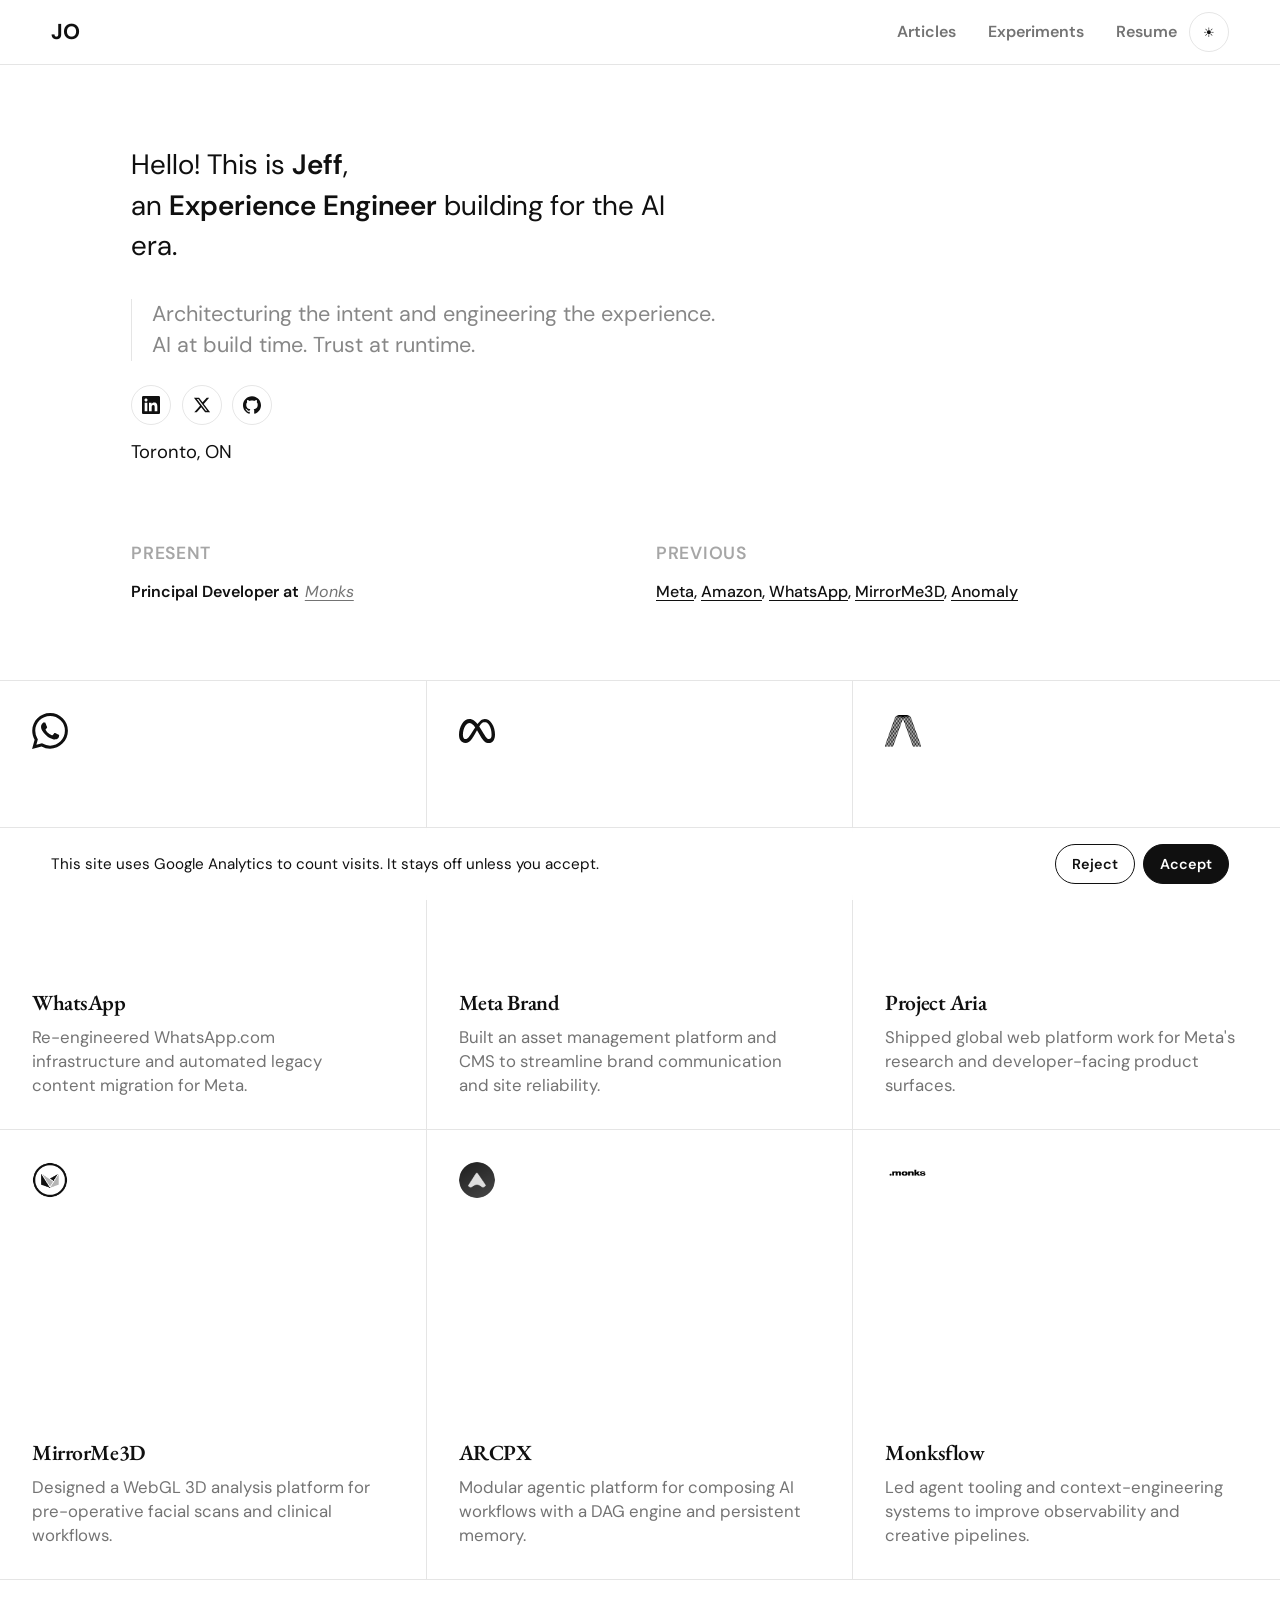
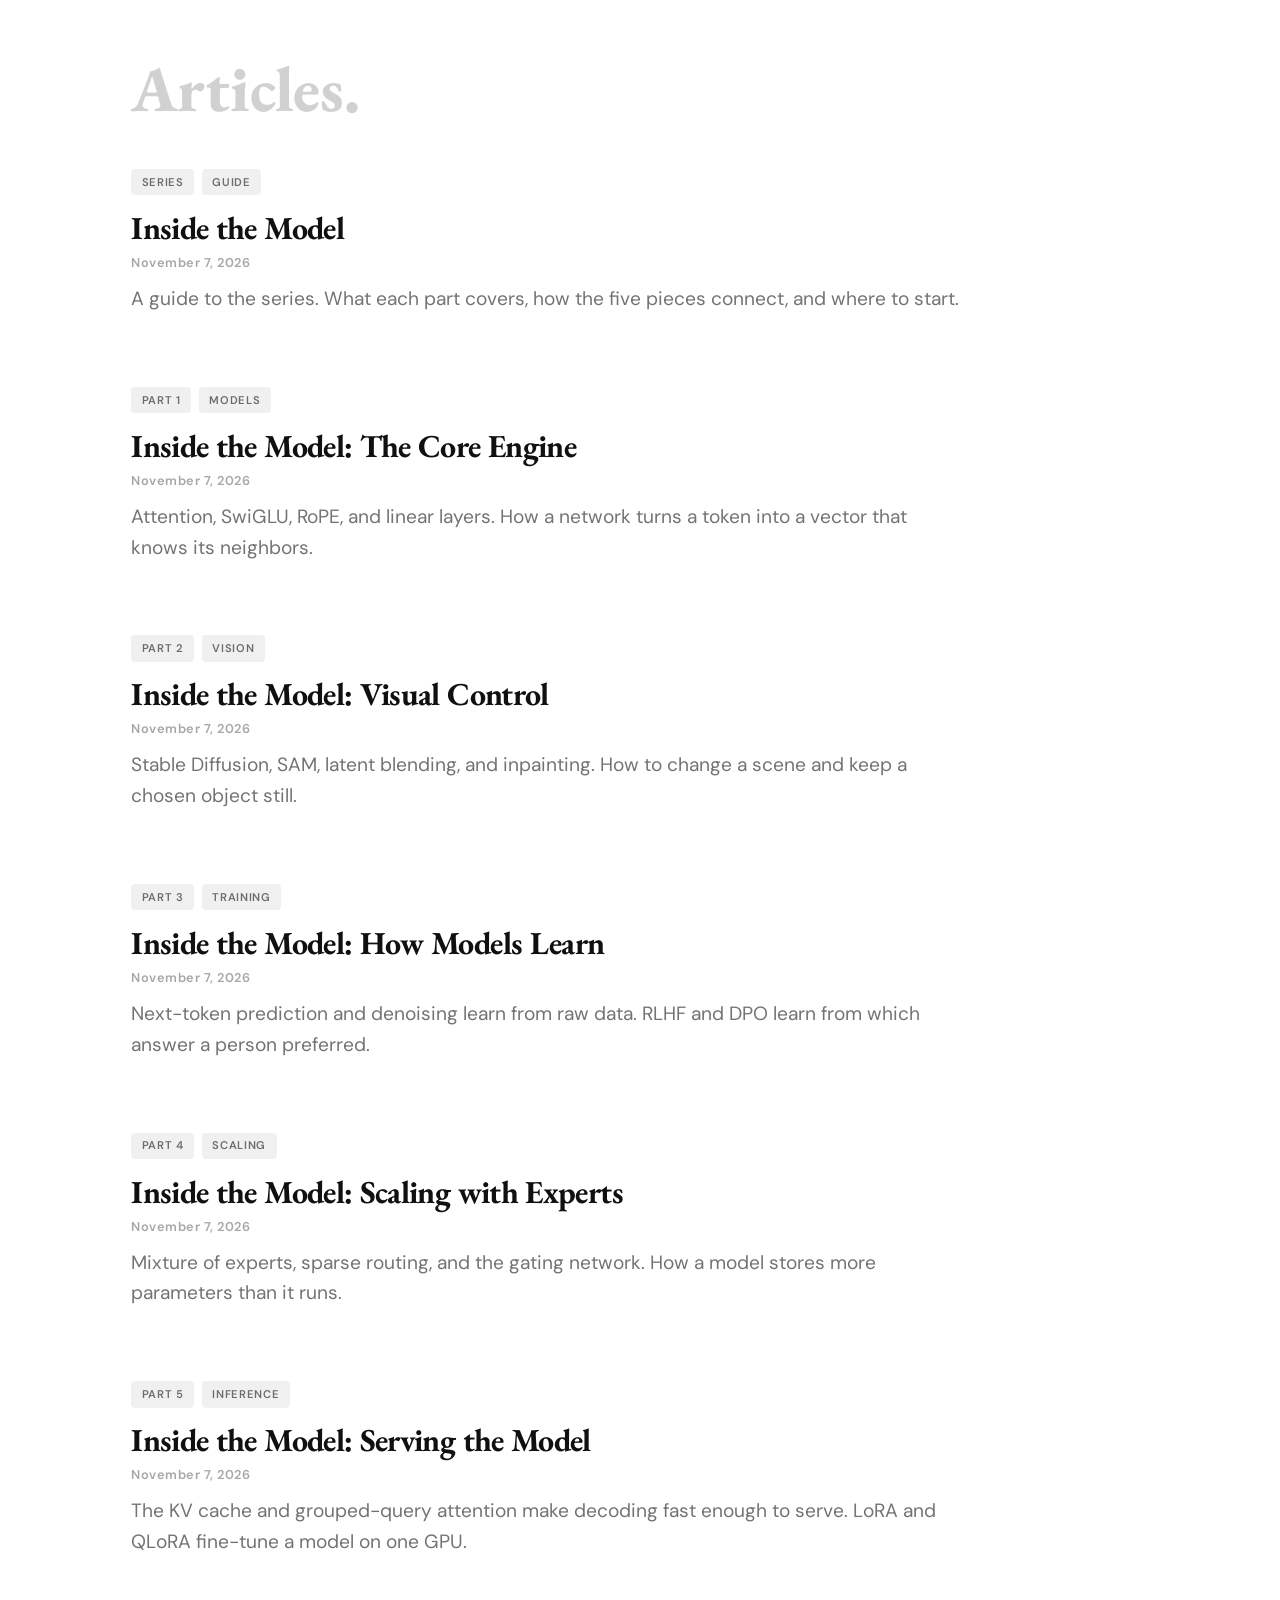
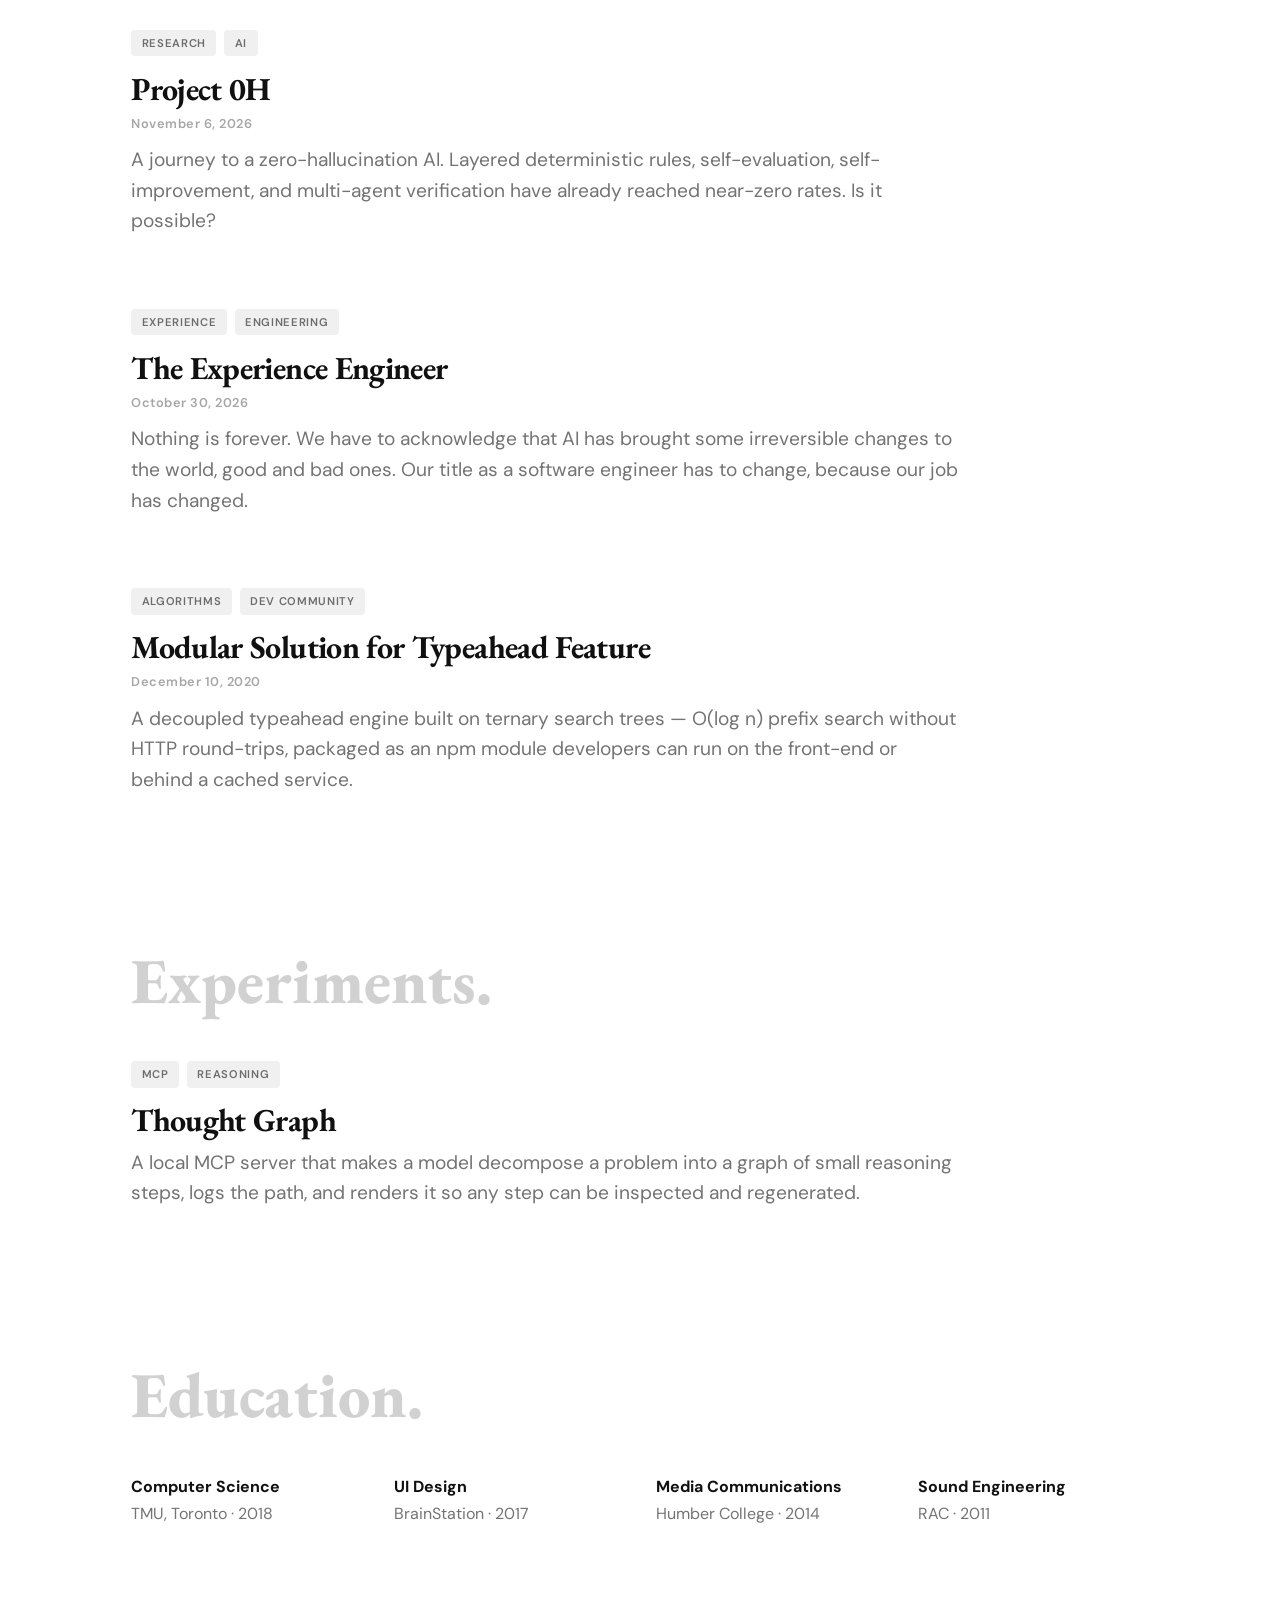
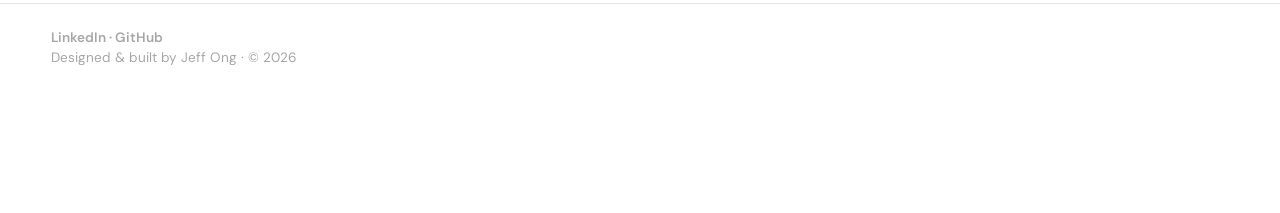
<file: index.html>
<!DOCTYPE html>
<html lang="en" data-theme="light">

<head>
  <meta charset="UTF-8">
  <meta name="viewport" content="width=device-width, initial-scale=1.0">
  <title>Jeff Ong | Experience Engineer</title>
  <meta name="description"
    content="Software developer with 10+ years shipping production AI systems, data pipelines, and cloud-native applications. Computer Science graduate, Toronto.">
  <meta name="author" content="Jeff Ong">
  <meta property="og:title" content="Jeff Ong | Experience Engineer">
  <meta property="og:description"
    content="Production AI systems, RAG architectures, and cloud-native engineering from discovery through launch.">
  <meta property="og:type" content="website">
  <link rel="icon" type="image/svg+xml" href="favicon.svg">
  <link rel="preconnect" href="https://fonts.googleapis.com">
  <link rel="preconnect" href="https://fonts.gstatic.com" crossorigin>
  <link
    href="https://fonts.googleapis.com/css2?family=DM+Sans:ital,opsz,wght@0,9..40,400;0,9..40,500;0,9..40,600;0,9..40,700;0,9..40,800;1,9..40,400&family=EB+Garamond:ital,wght@0,400;0,500;0,600;0,700;0,800;1,400;1,500&display=swap"
    rel="stylesheet">
  <link rel="stylesheet" href="styles.css">
</head>

<body>
  <header class="site-header">
    <a class="brand" href="#" aria-label="Jeff Ong">JO</a>
    <nav class="site-nav" aria-label="Primary">
      <ul id="nav-menu" class="nav-links">
        <li><a href="#writing" data-nav="writing">Articles</a></li>
        <li><a href="#experiments" data-nav="experiments">Experiments</a></li>
        <li><a href="Resume-Jeff-Ong.md" download="Jeff-Ong-Resume.md">Resume</a></li>
      </ul>
      <button class="nav-toggle" aria-expanded="false" aria-controls="nav-menu" aria-label="Toggle navigation">
        <span></span>
        <span></span>
        <span></span>
      </button>
    </nav>
    <button class="theme-toggle" type="button" aria-label="Toggle dark mode">
      <span class="theme-icon theme-icon--light" aria-hidden="true">☀</span>
      <span class="theme-icon theme-icon--dark" aria-hidden="true">☾</span>
    </button>
  </header>

  <main>
    <section class="hero">
      <div class="hero-intro">
        <p class="intro-greeting">
          Hello! This is <strong>Jeff</strong>,<br>
          an <strong>Experience Engineer</strong> building for the AI era.
        </p>
        <div class="intro-bio">
          <p>
            Architecturing the intent and engineering the experience. AI at build time. Trust at runtime.
          </p>
        </div>
        <div class="intro-contact">
          <div class="social-links" aria-label="Social links">
            <a class="social-link" href="https://linkedin.com/in/jeff-ong" target="_blank" rel="noopener noreferrer" aria-label="LinkedIn">
              <svg xmlns="http://www.w3.org/2000/svg" width="18" height="18" viewBox="0 0 24 24" fill="currentColor" aria-hidden="true">
                <path d="M20.447 20.452h-3.554v-5.569c0-1.328-.027-3.037-1.852-3.037-1.853 0-2.136 1.445-2.136 2.939v5.667H9.351V9h3.414v1.561h.046c.477-.9 1.637-1.85 3.37-1.85 3.601 0 4.267 2.37 4.267 5.455v6.286zM5.337 7.433c-1.144 0-2.063-.926-2.063-2.065 0-1.138.92-2.063 2.063-2.063 1.14 0 2.064.925 2.064 2.063 0 1.139-.925 2.065-2.064 2.065zm1.782 13.019H3.555V9h3.564v11.452zM22.225 0H1.771C.792 0 0 .774 0 1.729v20.542C0 23.227.792 24 1.771 24h20.451C23.2 24 24 23.227 24 22.271V1.729C24 .774 23.2 0 22.222 0h.003z"/>
              </svg>
            </a>
            <a class="social-link" href="https://x.com/jeff_arcpx" target="_blank" rel="noopener noreferrer" aria-label="X">
              <svg xmlns="http://www.w3.org/2000/svg" width="18" height="18" viewBox="0 0 24 24" fill="currentColor" aria-hidden="true">
                <path d="M18.244 2.25h3.308l-7.227 8.26 8.502 11.24H16.17l-5.214-6.817L4.99 21.75H1.68l7.73-8.835L1.254 2.25H8.08l4.713 6.231zm-1.161 17.52h1.833L7.084 4.126H5.117z"/>
              </svg>
            </a>
            <a class="social-link" href="https://github.com/jeff-ong" target="_blank" rel="noopener noreferrer" aria-label="GitHub (jeff-ong)">
              <svg xmlns="http://www.w3.org/2000/svg" width="18" height="18" viewBox="0 0 24 24" fill="currentColor" aria-hidden="true">
                <path d="M12 .297c-6.63 0-12 5.373-12 12 0 5.303 3.438 9.8 8.205 11.385.6.113.82-.258.82-.577 0-.285-.01-1.04-.015-2.04-3.338.724-4.042-1.61-4.042-1.61C4.422 18.07 3.633 17.7 3.633 17.7c-1.087-.744.084-.729.084-.729 1.205.084 1.838 1.236 1.838 1.236 1.07 1.835 2.809 1.305 3.495.998.108-.776.417-1.305.76-1.605-2.665-.3-5.466-1.332-5.466-5.93 0-1.31.465-2.38 1.235-3.22-.135-.303-.54-1.523.105-3.176 0 0 1.005-.322 3.3 1.23.96-.267 1.98-.399 3-.405 1.02.006 2.04.138 3 .405 2.28-1.552 3.285-1.23 3.285-1.23.645 1.653.24 2.873.12 3.176.765.84 1.23 1.91 1.23 3.22 0 4.61-2.805 5.625-5.475 5.92.42.36.81 1.096.81 2.22 0 1.606-.015 2.896-.015 3.286 0 .315.21.69.825.57C20.565 22.092 24 17.592 24 12.297c0-6.627-5.373-12-12-12"/>
              </svg>
            </a>
            <!-- <a class="social-link" href="https://github.com/arcpx-eng" target="_blank" rel="noopener noreferrer" aria-label="GitHub (arcpx-eng)">
              <svg xmlns="http://www.w3.org/2000/svg" width="18" height="18" viewBox="0 0 24 24" fill="currentColor" aria-hidden="true">
                <path d="M12 .297c-6.63 0-12 5.373-12 12 0 5.303 3.438 9.8 8.205 11.385.6.113.82-.258.82-.577 0-.285-.01-1.04-.015-2.04-3.338.724-4.042-1.61-4.042-1.61C4.422 18.07 3.633 17.7 3.633 17.7c-1.087-.744.084-.729.084-.729 1.205.084 1.838 1.236 1.838 1.236 1.07 1.835 2.809 1.305 3.495.998.108-.776.417-1.305.76-1.605-2.665-.3-5.466-1.332-5.466-5.93 0-1.31.465-2.38 1.235-3.22-.135-.303-.54-1.523.105-3.176 0 0 1.005-.322 3.3 1.23.96-.267 1.98-.399 3-.405 1.02.006 2.04.138 3 .405 2.28-1.552 3.285-1.23 3.285-1.23.645 1.653.24 2.873.12 3.176.765.84 1.23 1.91 1.23 3.22 0 4.61-2.805 5.625-5.475 5.92.42.36.81 1.096.81 2.22 0 1.606-.015 2.896-.015 3.286 0 .315.21.69.825.57C20.565 22.092 24 17.592 24 12.297c0-6.627-5.373-12-12-12"/>
              </svg>
            </a> -->
          </div>
          <p class="intro-location">Toronto, ON</p>
        </div>
      </div>
    </section>

    <section class="status-grid" aria-label="Current status">
      <article class="status-card">
        <h2>Present</h2>
        <ul class="status-roles">
          <li>
            <span class="status-role">Principal Developer at</span>
            <a class="status-org" href="https://www.monks.com/" target="_blank" rel="noopener noreferrer">Monks</a>
          </li>
        </ul>
      </article>
      <article class="status-card">
        <h2>Previous</h2>
        <p class="status-text">
          <a href="https://about.meta.com/" target="_blank" rel="noopener noreferrer">Meta</a>,
          <a href="https://aws.amazon.com/" target="_blank" rel="noopener noreferrer">Amazon</a>,
          <a href="https://www.whatsapp.com/" target="_blank" rel="noopener noreferrer">WhatsApp</a>,
          <a href="https://www.mirrorme3d.com/" target="_blank" rel="noopener noreferrer">MirrorMe3D</a>,
          <a href="https://www.theanomaly.xyz/" target="_blank" rel="noopener noreferrer">Anomaly</a>
        </p>
      </article>
    </section>

    <section class="work-tiles" aria-label="Selected products">
      <a class="work-tile" href="https://www.whatsapp.com/" target="_blank" rel="noopener noreferrer">
        <svg class="work-tile-logo" xmlns="http://www.w3.org/2000/svg" viewBox="0 0 24 24" aria-hidden="true">
          <path fill="currentColor" d="M17.472 14.382c-.297-.149-1.758-.867-2.03-.967-.273-.099-.471-.148-.67.15-.197.297-.767.966-.94 1.164-.173.199-.347.223-.644.075-.297-.15-1.255-.463-2.39-1.475-.883-.788-1.48-1.761-1.653-2.059-.173-.297-.018-.458.13-.606.134-.133.298-.347.446-.52.149-.174.198-.298.298-.497.099-.198.05-.371-.025-.52-.075-.149-.669-1.612-.916-2.207-.242-.579-.487-.5-.669-.51-.173-.008-.371-.01-.57-.01-.198 0-.52.074-.792.372-.272.297-1.04 1.016-1.04 2.479 0 1.462 1.065 2.875 1.213 3.074.149.198 2.096 3.2 5.077 4.487.709.306 1.262.489 1.694.625.712.227 1.36.195 1.871.118.571-.085 1.758-.719 2.006-1.413.248-.694.248-1.289.173-1.413-.074-.124-.272-.198-.57-.347m-5.421 7.403h-.004a9.87 9.87 0 01-5.031-1.378l-.361-.214-3.741.982.998-3.648-.235-.374a9.86 9.86 0 01-1.51-5.26c.001-5.45 4.436-9.884 9.888-9.884 2.64 0 5.122 1.03 6.988 2.898a9.825 9.825 0 012.893 6.994c-.003 5.45-4.437 9.884-9.885 9.884m8.413-18.297A11.815 11.815 0 0012.05 0C5.495 0 .16 5.335.157 11.892c0 2.096.547 4.142 1.588 5.945L.057 24l6.305-1.654a11.882 11.882 0 005.683 1.448h.005c6.554 0 11.89-5.335 11.893-11.893a11.821 11.821 0 00-3.48-8.413Z"/>
        </svg>
        <span class="work-tile-copy">
          <span class="work-tile-name">WhatsApp</span>
          <span class="work-tile-desc">Re-engineered WhatsApp.com infrastructure and automated legacy content migration for Meta.</span>
        </span>
      </a>
      <a class="work-tile" href="https://www.meta.com/brand/resources/" target="_blank" rel="noopener noreferrer">
        <svg class="work-tile-logo" xmlns="http://www.w3.org/2000/svg" viewBox="0 0 24 24" aria-hidden="true">
          <path fill="currentColor" d="M6.915 4.03c-1.968 0-3.683 1.28-4.871 3.113C.704 9.208 0 11.883 0 14.449c0 .706.07 1.369.21 1.973a6.624 6.624 0 0 0 .265.86 5.297 5.297 0 0 0 .371.761c.696 1.159 1.818 1.927 3.593 1.927 1.497 0 2.633-.671 3.965-2.444.76-1.012 1.144-1.626 2.663-4.32l.756-1.339.186-.325c.061.1.121.196.183.3l2.152 3.595c.724 1.21 1.665 2.556 2.47 3.314 1.046.987 1.992 1.22 3.06 1.22 1.075 0 1.876-.355 2.455-.843a3.743 3.743 0 0 0 .81-.973c.542-.939.861-2.127.861-3.745 0-2.72-.681-5.357-2.084-7.45-1.282-1.912-2.957-2.93-4.716-2.93-1.047 0-2.088.467-3.053 1.308-.652.57-1.257 1.29-1.82 2.05-.69-.875-1.335-1.547-1.958-2.056-1.182-.966-2.315-1.303-3.454-1.303zm10.16 2.053c1.147 0 2.188.758 2.992 1.999 1.132 1.748 1.647 4.195 1.647 6.4 0 1.548-.368 2.9-1.839 2.9-.58 0-1.027-.23-1.664-1.004-.496-.601-1.343-1.878-2.832-4.358l-.617-1.028a44.908 44.908 0 0 0-1.255-1.98c.07-.109.141-.224.211-.327 1.12-1.667 2.118-2.602 3.358-2.602zm-10.201.553c1.265 0 2.058.791 2.675 1.446.307.327.737.871 1.234 1.579l-1.02 1.566c-.757 1.163-1.882 3.017-2.837 4.338-1.191 1.649-1.81 1.817-2.486 1.817-.524 0-1.038-.237-1.383-.794-.263-.426-.464-1.13-.464-2.046 0-2.221.63-4.535 1.66-6.088.454-.687.964-1.226 1.533-1.533a2.264 2.264 0 0 1 1.088-.285z"/>
        </svg>
        <span class="work-tile-copy">
          <span class="work-tile-name">Meta Brand</span>
          <span class="work-tile-desc">Built an asset management platform and CMS to streamline brand communication and site reliability.</span>
        </span>
      </a>
      <a class="work-tile" href="https://www.projectaria.com/" target="_blank" rel="noopener noreferrer">
        <img class="work-tile-logo work-tile-logo--ink" src="assets/project-aria-mono.png" alt="" width="98" height="86">
        <span class="work-tile-copy">
          <span class="work-tile-name">Project Aria</span>
          <span class="work-tile-desc">Shipped global web platform work for Meta's research and developer-facing product surfaces.</span>
        </span>
      </a>
      <a class="work-tile" href="https://www.mirrorme3d.com/" target="_blank" rel="noopener noreferrer">
        <img class="work-tile-logo work-tile-logo--ink" src="assets/mirrorme3d-mono.png" alt="" width="250" height="250">
        <span class="work-tile-copy">
          <span class="work-tile-name">MirrorMe3D</span>
          <span class="work-tile-desc">Designed a WebGL 3D analysis platform for pre-operative facial scans and clinical workflows.</span>
        </span>
      </a>
      <a class="work-tile" href="https://arcpx.com/" target="_blank" rel="noopener noreferrer">
        <img class="work-tile-logo work-tile-logo--badge" src="assets/arcpx-badge.png" alt="" width="214" height="214">
        <span class="work-tile-copy">
          <span class="work-tile-name">ARCPX</span>
          <span class="work-tile-desc">Modular agentic platform for composing AI workflows with a DAG engine and persistent memory.</span>
        </span>
      </a>
      <a class="work-tile" href="https://monksflow.ai/" target="_blank" rel="noopener noreferrer">
        <img class="work-tile-logo work-tile-logo--wide work-tile-logo--ink" src="assets/monksflow-mono.png" alt="" width="1024" height="536">
        <span class="work-tile-copy">
          <span class="work-tile-name">Monksflow</span>
          <span class="work-tile-desc">Led agent tooling and context-engineering systems to improve observability and creative pipelines.</span>
        </span>
      </a>
    </section>

    <section id="writing" class="section" data-section="writing">
      <h2 class="section-display">Articles.</h2>

      <article class="project">
        <div class="project-meta">
          <span class="pill">Series</span>
          <span class="pill">Guide</span>
        </div>
        <h3 class="project-title"><a href="articles/inside-the-model/">Inside the Model</a></h3>
        <time class="project-date" datetime="2026-11-07">November 7, 2026</time>
        <p class="project-desc">A guide to the series. What each part covers, how the five pieces connect, and where to start.</p>
      </article>

      <article class="project">
        <div class="project-meta">
          <span class="pill">Part 1</span>
          <span class="pill">Models</span>
        </div>
        <h3 class="project-title"><a href="articles/the-core-engine/">Inside the Model: The Core Engine</a></h3>
        <time class="project-date" datetime="2026-11-07">November 7, 2026</time>
        <p class="project-desc">Attention, SwiGLU, RoPE, and linear layers. How a network turns a token into a vector that knows its neighbors.</p>
      </article>

      <article class="project">
        <div class="project-meta">
          <span class="pill">Part 2</span>
          <span class="pill">Vision</span>
        </div>
        <h3 class="project-title"><a href="articles/visual-control/">Inside the Model: Visual Control</a></h3>
        <time class="project-date" datetime="2026-11-07">November 7, 2026</time>
        <p class="project-desc">Stable Diffusion, SAM, latent blending, and inpainting. How to change a scene and keep a chosen object still.</p>
      </article>

      <article class="project">
        <div class="project-meta">
          <span class="pill">Part 3</span>
          <span class="pill">Training</span>
        </div>
        <h3 class="project-title"><a href="articles/how-models-learn/">Inside the Model: How Models Learn</a></h3>
        <time class="project-date" datetime="2026-11-07">November 7, 2026</time>
        <p class="project-desc">Next-token prediction and denoising learn from raw data. RLHF and DPO learn from which answer a person preferred.</p>
      </article>

      <article class="project">
        <div class="project-meta">
          <span class="pill">Part 4</span>
          <span class="pill">Scaling</span>
        </div>
        <h3 class="project-title"><a href="articles/scaling-with-experts/">Inside the Model: Scaling with Experts</a></h3>
        <time class="project-date" datetime="2026-11-07">November 7, 2026</time>
        <p class="project-desc">Mixture of experts, sparse routing, and the gating network. How a model stores more parameters than it runs.</p>
      </article>

      <article class="project">
        <div class="project-meta">
          <span class="pill">Part 5</span>
          <span class="pill">Inference</span>
        </div>
        <h3 class="project-title"><a href="articles/serving-the-model/">Inside the Model: Serving the Model</a></h3>
        <time class="project-date" datetime="2026-11-07">November 7, 2026</time>
        <p class="project-desc">The KV cache and grouped-query attention make decoding fast enough to serve. LoRA and QLoRA fine-tune a model on one GPU.</p>
      </article>

      <article class="project">
        <div class="project-meta">
          <span class="pill">Research</span>
          <span class="pill">AI</span>
        </div>
        <h3 class="project-title"><a href="articles/project-0h/">Project 0H</a></h3>
        <time class="project-date" datetime="2026-11-06">November 6, 2026</time>
        <p class="project-desc">A journey to a zero-hallucination AI. Layered deterministic rules, self-evaluation, self-improvement, and multi-agent verification have already reached near-zero rates. Is it possible?</p>
      </article>

      <article class="project">
        <div class="project-meta">
          <span class="pill">Experience</span>
          <span class="pill">Engineering</span>
        </div>
        <h3 class="project-title"><a href="articles/the-experience-engineer/">The Experience Engineer</a></h3>
        <time class="project-date" datetime="2026-10-30">October 30, 2026</time>
        <p class="project-desc">Nothing is forever. We have to acknowledge that AI has brought some irreversible changes to the world, good and bad ones. Our title as a software engineer has to change, because our job has changed.</p>
      </article>

      <article class="project">
        <div class="project-meta">
          <span class="pill">Algorithms</span>
          <span class="pill">DEV Community</span>
        </div>
        <h3 class="project-title"><a href="https://dev.to/jam3/modular-solution-for-typeahead-feature-3mh3" target="_blank" rel="noopener noreferrer">Modular Solution for Typeahead Feature</a></h3>
        <time class="project-date" datetime="2020-12-10">December 10, 2020</time>
        <p class="project-desc">A decoupled typeahead engine built on ternary search trees — O(log n) prefix search
          without HTTP round-trips, packaged as an npm module developers can run on the front-end or behind a cached
          service.</p>
      </article>
    </section>

    <section id="experiments" class="section" data-section="experiments">
      <h2 class="section-display">Experiments.</h2>

      <article class="project">
        <div class="project-meta">
          <span class="pill">MCP</span>
          <span class="pill">Reasoning</span>
        </div>
        <h3 class="project-title"><a href="https://github.com/jeff-ong/thought-graph-mcp" target="_blank" rel="noopener noreferrer">Thought Graph</a></h3>
        <p class="project-desc">A local MCP server that makes a model decompose a problem into a graph of small
          reasoning steps, logs the path, and renders it so any step can be inspected and regenerated.</p>
      </article>
    </section>

    <section id="education" class="section section--compact" data-section="education">
      <h2 class="section-display">Education.</h2>
      <dl class="edu-list">
        <div>
          <dt>Computer Science</dt>
          <dd>TMU, Toronto · 2018</dd>
        </div>
        <div>
          <dt>UI Design</dt>
          <dd>BrainStation · 2017</dd>
        </div>
        <div>
          <dt>Media Communications</dt>
          <dd>Humber College · 2014</dd>
        </div>
        <div>
          <dt>Sound Engineering</dt>
          <dd>RAC · 2011</dd>
        </div>
      </dl>
    </section>
  </main>

  <footer class="site-footer">
    <p class="footer-links">
      <a href="https://linkedin.com/in/jeff-ong" target="_blank" rel="noopener noreferrer">LinkedIn</a>
      · <a href="https://github.com/jeff-ong" target="_blank" rel="noopener noreferrer">GitHub</a>
    </p>
    <p>Designed &amp; built by Jeff Ong · © 2026</p>
  </footer>

  <div id="cookie-banner" class="cookie-banner" role="region" aria-label="Analytics consent" hidden>
    <p>This site uses Google Analytics to count visits. It stays off unless you accept.</p>
    <div class="cookie-banner-actions">
      <button type="button" id="cookie-reject">Reject</button>
      <button type="button" id="cookie-accept">Accept</button>
    </div>
  </div>

  <script src="main.js"></script>
</body>

</html>
</file>
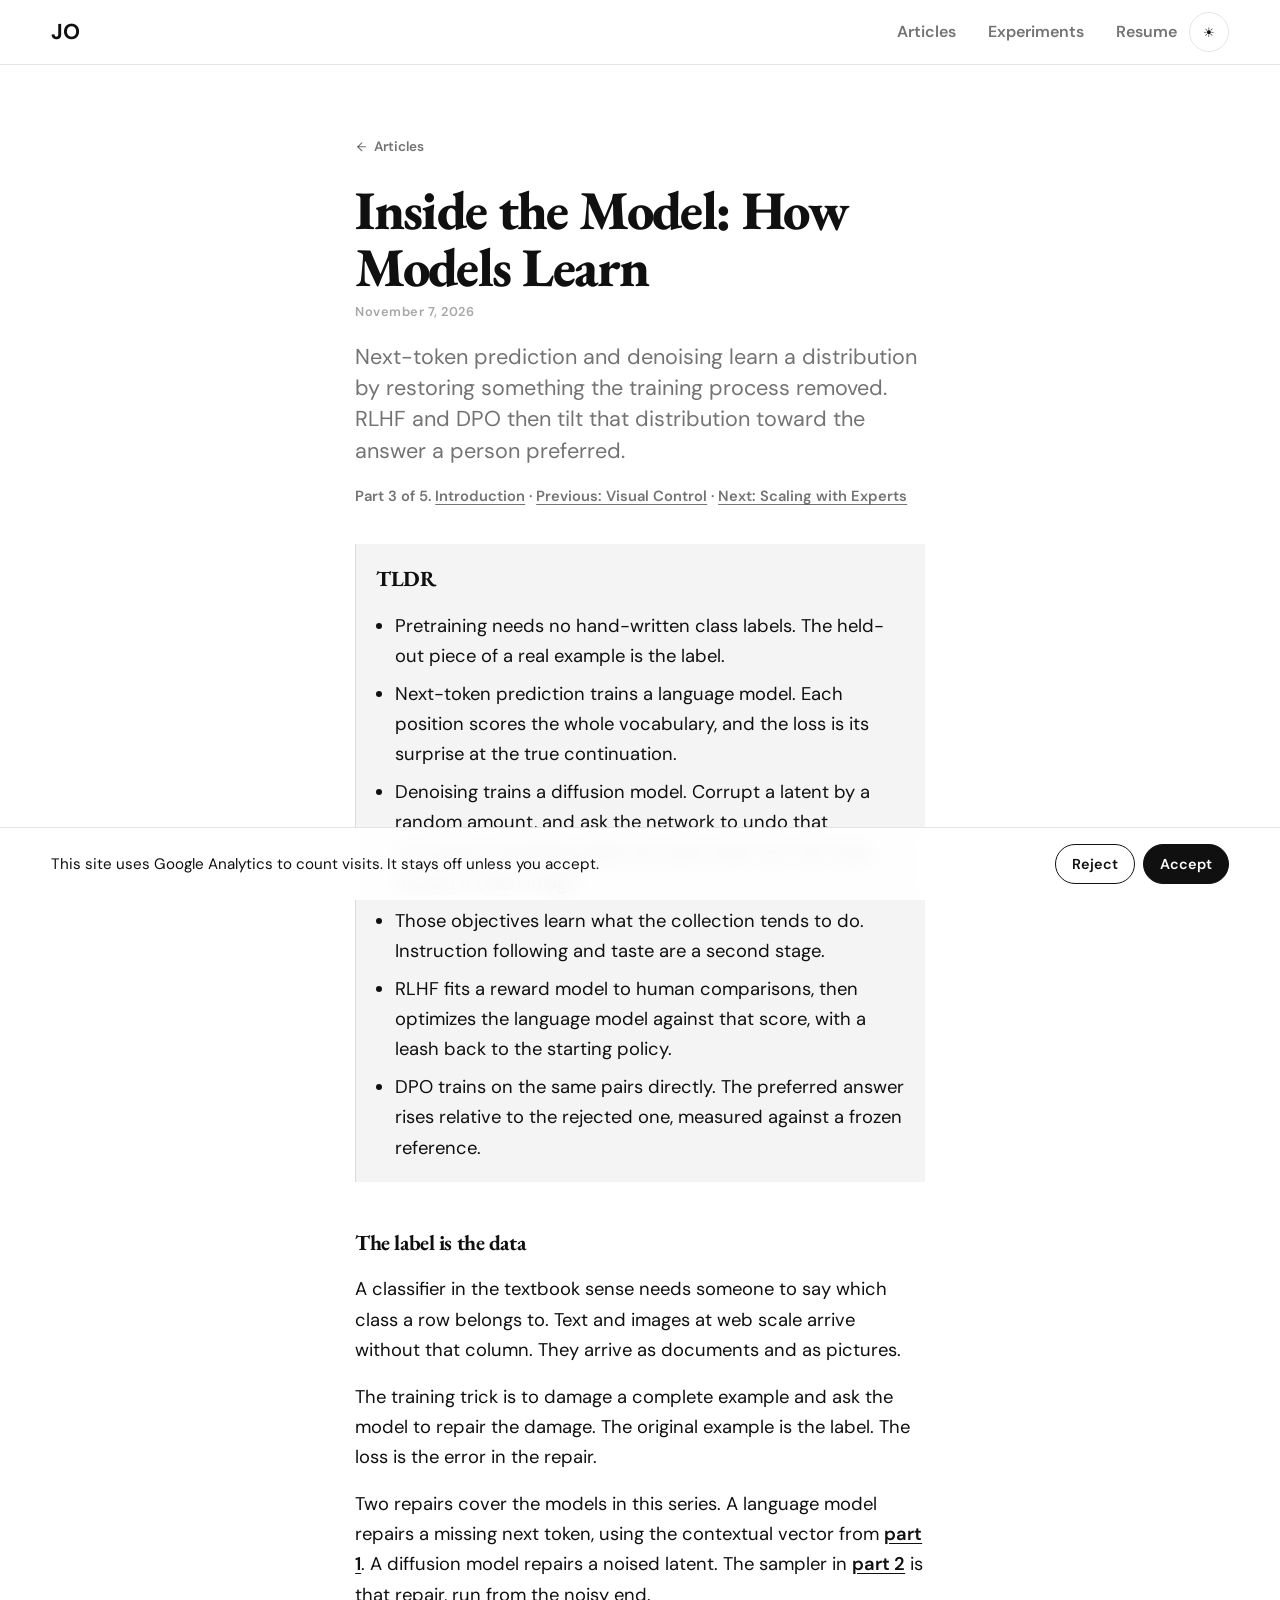
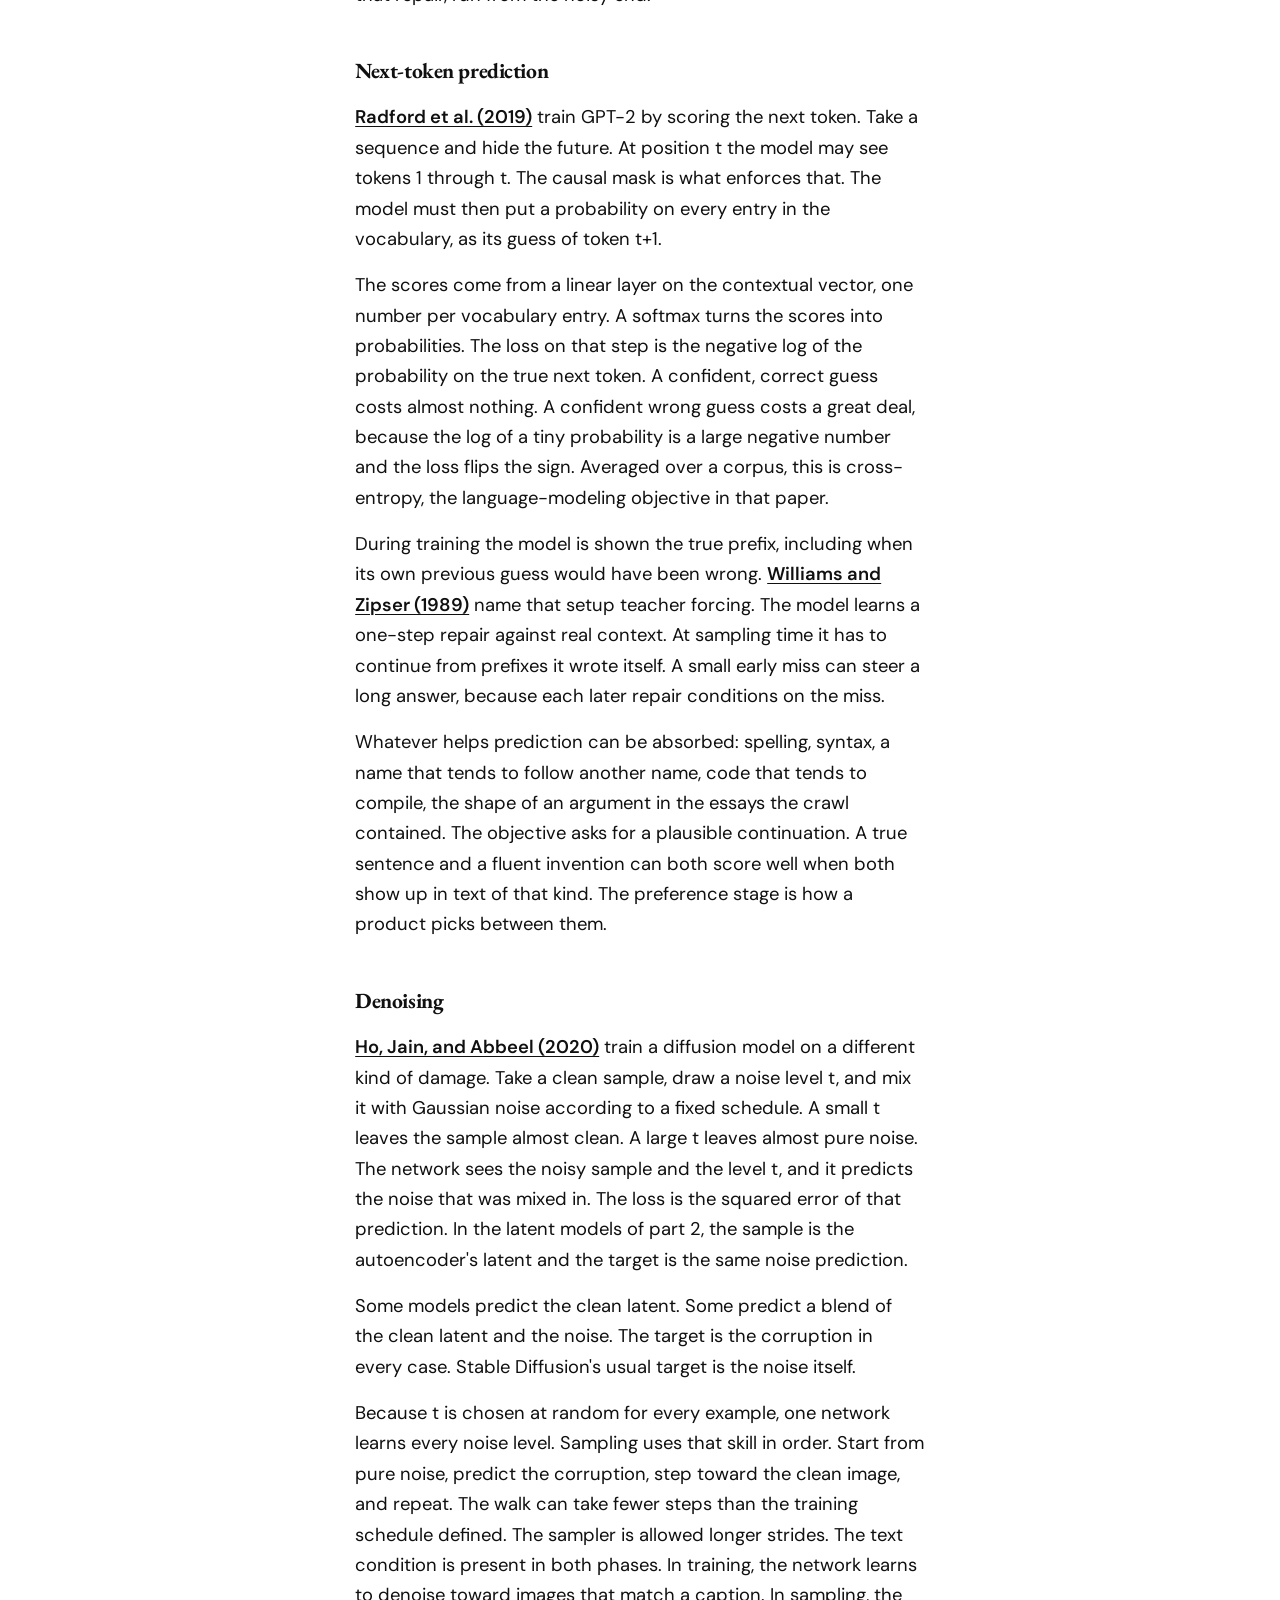
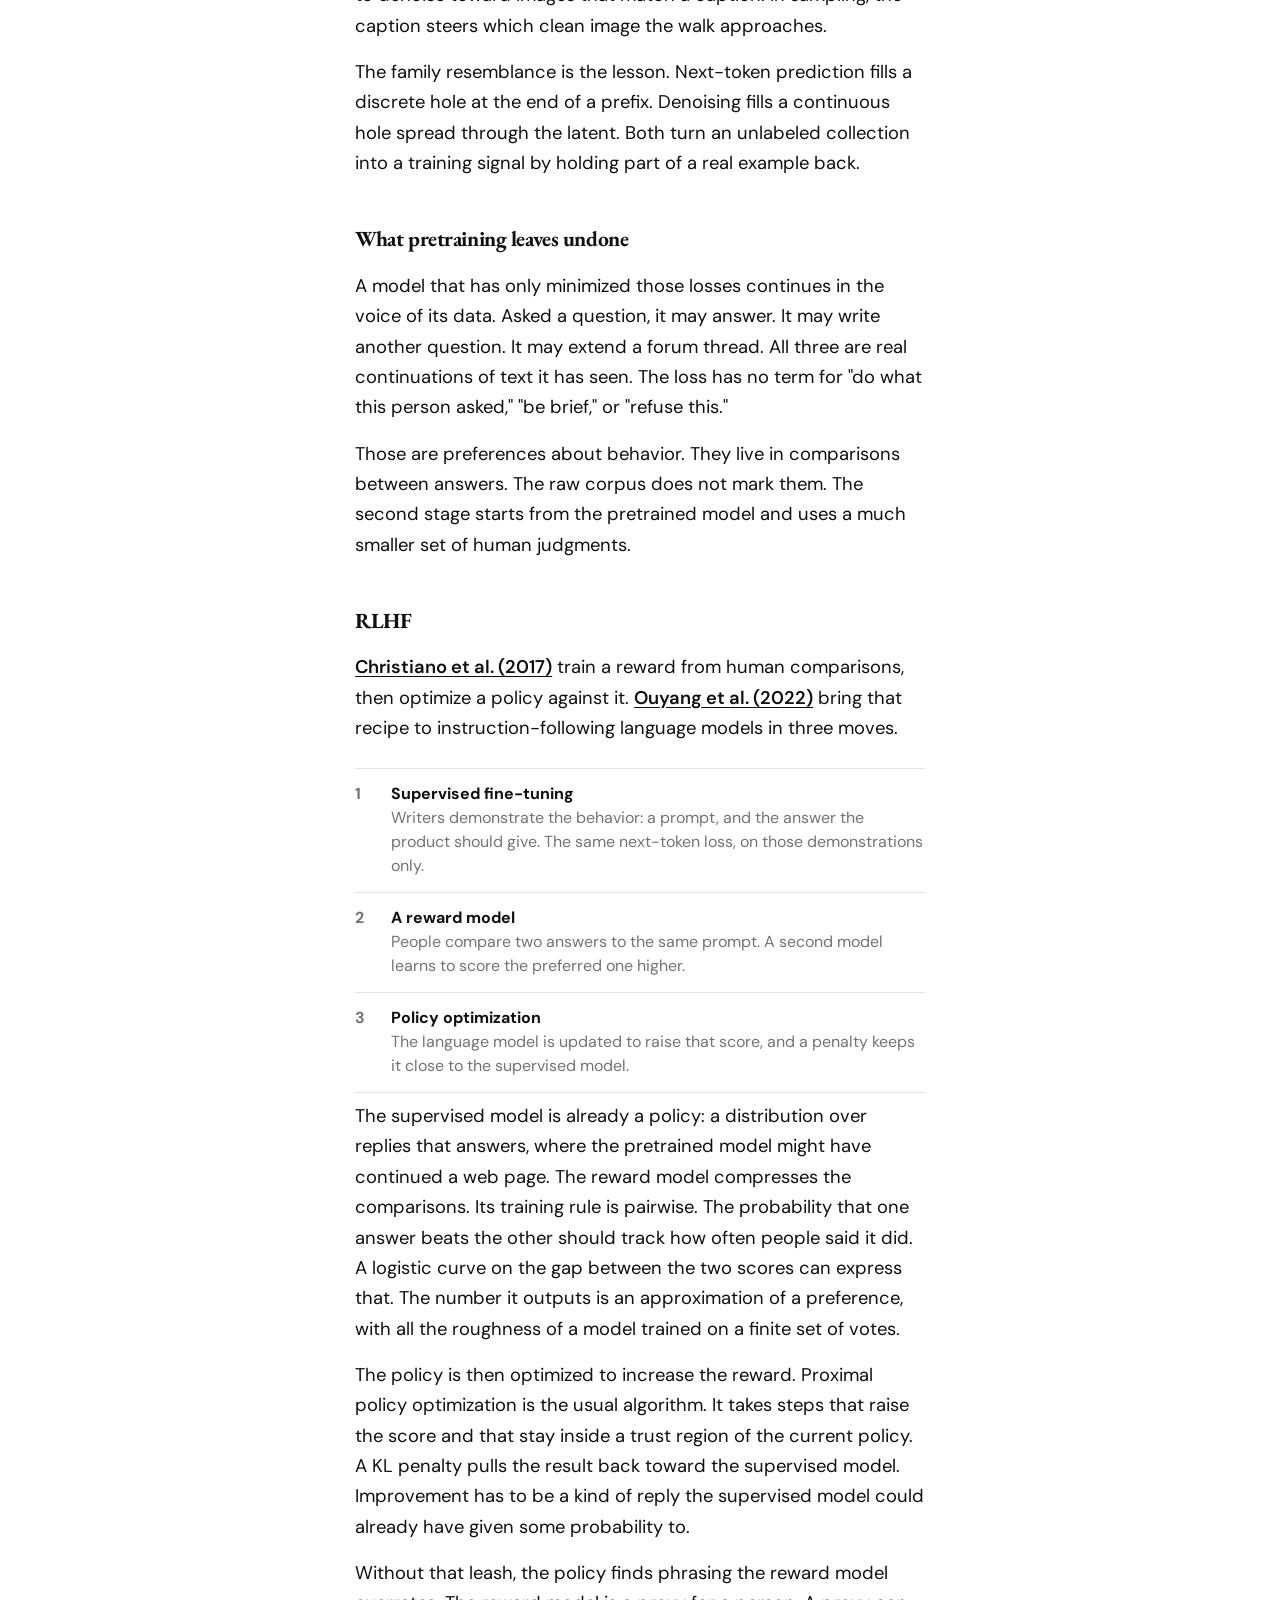
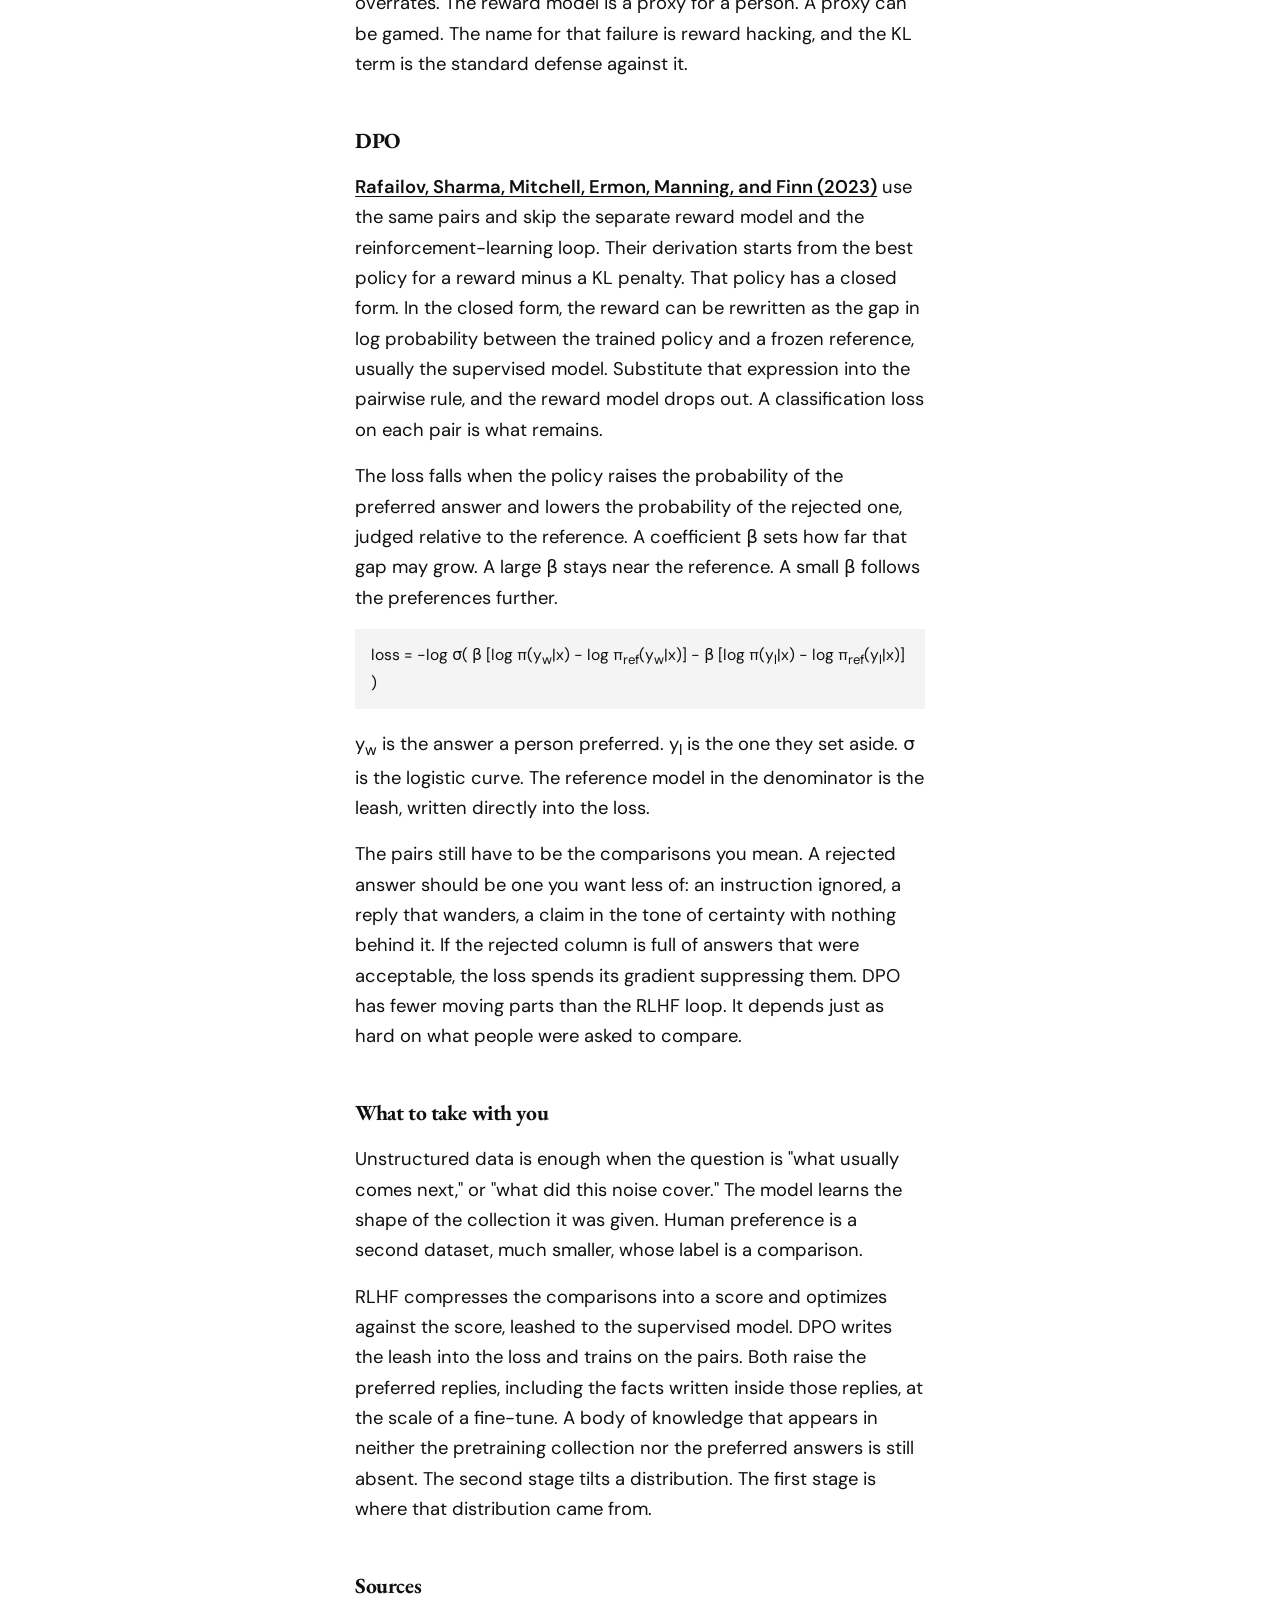
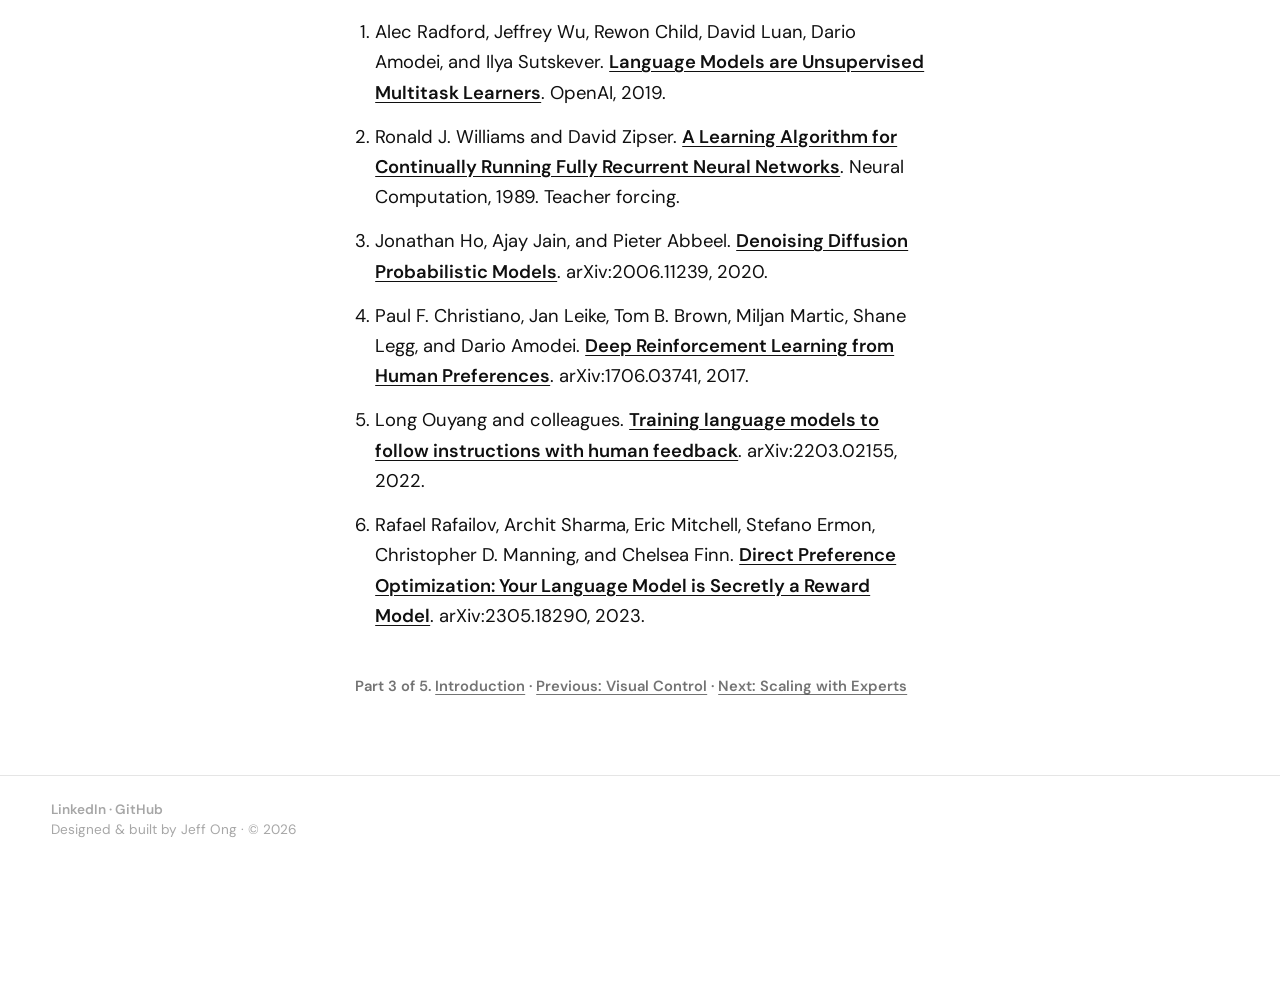
<file: articles/how-models-learn/index.html>
<!DOCTYPE html>
<html lang="en" data-theme="light">

<head>
  <meta charset="UTF-8">
  <meta name="viewport" content="width=device-width, initial-scale=1.0">
  <title>Inside the Model: How Models Learn | Jeff Ong</title>
  <meta name="description"
    content="How next-token prediction and denoising learn from raw data, and how RLHF and DPO learn from human preferences.">
  <meta name="author" content="Jeff Ong">
  <link rel="canonical" href="https://jeff-ong.com/articles/how-models-learn/">
  <meta property="og:title" content="Inside the Model: How Models Learn">
  <meta property="og:description"
    content="How next-token prediction and denoising learn from raw data, and how RLHF and DPO learn from human preferences.">
  <meta property="og:type" content="article">
  <meta property="og:url" content="https://jeff-ong.com/articles/how-models-learn/">
  <meta property="article:published_time" content="2026-11-07">
  <meta property="article:author" content="Jeff Ong">
  <meta name="twitter:card" content="summary">
  <meta name="twitter:title" content="Inside the Model: How Models Learn">
  <meta name="twitter:description"
    content="How next-token prediction and denoising learn from raw data, and how RLHF and DPO learn from human preferences.">
  <link rel="icon" type="image/svg+xml" href="/favicon.svg">
  <link rel="preconnect" href="https://fonts.googleapis.com">
  <link rel="preconnect" href="https://fonts.gstatic.com" crossorigin>
  <link
    href="https://fonts.googleapis.com/css2?family=DM+Sans:ital,opsz,wght@0,9..40,400;0,9..40,500;0,9..40,600;0,9..40,700;0,9..40,800;1,9..40,400&family=EB+Garamond:ital,wght@0,400;0,500;0,600;0,700;0,800;1,400;1,500&display=swap"
    rel="stylesheet">
  <link rel="stylesheet" href="/styles.css">
  <script type="application/ld+json">
    {
      "@context": "https://schema.org",
      "@type": "Article",
      "headline": "Inside the Model: How Models Learn",
      "description": "How next-token prediction and denoising learn from raw data, and how RLHF and DPO learn from human preferences.",
      "datePublished": "2026-11-07",
      "dateModified": "2026-11-07",
      "author": {
        "@type": "Person",
        "name": "Jeff Ong",
        "url": "https://jeff-ong.com/"
      },
      "publisher": {
        "@type": "Person",
        "name": "Jeff Ong",
        "url": "https://jeff-ong.com/"
      },
      "mainEntityOfPage": "https://jeff-ong.com/articles/how-models-learn/",
      "isPartOf": {
        "@type": "CreativeWorkSeries",
        "name": "Inside the Model"
      },
      "position": 3,
      "inLanguage": "en"
    }
  </script>
</head>

<body>
  <header class="site-header">
    <a class="brand" href="/" aria-label="Jeff Ong">JO</a>
    <nav class="site-nav" aria-label="Primary">
      <ul id="nav-menu" class="nav-links">
        <li><a href="/#writing">Articles</a></li>
        <li><a href="/#experiments">Experiments</a></li>
        <li><a href="/Resume-Jeff-Ong.md" download="Jeff-Ong-Resume.md">Resume</a></li>
      </ul>
      <button class="nav-toggle" aria-expanded="false" aria-controls="nav-menu" aria-label="Toggle navigation">
        <span></span>
        <span></span>
        <span></span>
      </button>
    </nav>
    <button class="theme-toggle" type="button" aria-label="Toggle dark mode">
      <span class="theme-icon theme-icon--light" aria-hidden="true">☀</span>
      <span class="theme-icon theme-icon--dark" aria-hidden="true">☾</span>
    </button>
  </header>

  <main class="article-page">
    <article>
      <a class="article-back" href="/#writing"><svg xmlns="http://www.w3.org/2000/svg" width="16" height="16" viewBox="0 0 24 24" fill="none" stroke="currentColor" stroke-width="2" stroke-linecap="round" stroke-linejoin="round" aria-hidden="true"><path d="M19 12H5"/><path d="M12 19l-7-7 7-7"/></svg>Articles</a>
      <h1 class="article-title">Inside the Model: How Models Learn</h1>
      <time class="project-date" datetime="2026-11-07">November 7, 2026</time>
      <p class="article-dek">Next-token prediction and denoising learn a distribution by restoring something the training process removed. RLHF and DPO then tilt that distribution toward the answer a person preferred.</p>
      <nav class="series-links" aria-label="Series">Part 3 of 5. <a href="/articles/inside-the-model/">Introduction</a> · <a href="/articles/visual-control/">Previous: Visual Control</a> · <a href="/articles/scaling-with-experts/">Next: Scaling with Experts</a></nav>

      <div class="article-body">
        <aside class="tldr" aria-label="TLDR">
          <h2>TLDR</h2>
          <ul>
            <li>Pretraining needs no hand-written class labels. The held-out piece of a real example is the label.</li>
            <li>Next-token prediction trains a language model. Each position scores the whole vocabulary, and the loss is its surprise at the true continuation.</li>
            <li>Denoising trains a diffusion model. Corrupt a latent by a random amount, and ask the network to undo that corruption. Sampling walks the same task from full noise toward a clean image.</li>
            <li>Those objectives learn what the collection tends to do. Instruction following and taste are a second stage.</li>
            <li>RLHF fits a reward model to human comparisons, then optimizes the language model against that score, with a leash back to the starting policy.</li>
            <li>DPO trains on the same pairs directly. The preferred answer rises relative to the rejected one, measured against a frozen reference.</li>
          </ul>
        </aside>

        <section aria-labelledby="the-label">
          <h2 id="the-label">The label is the data</h2>
          <p>A classifier in the textbook sense needs someone to say which class a row belongs to. Text and images at web scale arrive without that column. They arrive as documents and as pictures.</p>
          <p>The training trick is to damage a complete example and ask the model to repair the damage. The original example is the label. The loss is the error in the repair.</p>
          <p>Two repairs cover the models in this series. A language model repairs a missing next token, using the contextual vector from <a href="/articles/the-core-engine/">part 1</a>. A diffusion model repairs a noised latent. The sampler in <a href="/articles/visual-control/">part 2</a> is that repair, run from the noisy end.</p>
        </section>

        <section aria-labelledby="next-token">
          <h2 id="next-token">Next-token prediction</h2>
          <p><a href="https://cdn.openai.com/better-language-models/language_models_are_unsupervised_multitask_learners.pdf" target="_blank" rel="noopener noreferrer">Radford et al. (2019)</a> train GPT-2 by scoring the next token. Take a sequence and hide the future. At position t the model may see tokens 1 through t. The causal mask is what enforces that. The model must then put a probability on every entry in the vocabulary, as its guess of token t+1.</p>
          <p>The scores come from a linear layer on the contextual vector, one number per vocabulary entry. A softmax turns the scores into probabilities. The loss on that step is the negative log of the probability on the true next token. A confident, correct guess costs almost nothing. A confident wrong guess costs a great deal, because the log of a tiny probability is a large negative number and the loss flips the sign. Averaged over a corpus, this is cross-entropy, the language-modeling objective in that paper.</p>
          <p>During training the model is shown the true prefix, including when its own previous guess would have been wrong. <a href="https://doi.org/10.1162/neco.1989.1.2.270" target="_blank" rel="noopener noreferrer">Williams and Zipser (1989)</a> name that setup teacher forcing. The model learns a one-step repair against real context. At sampling time it has to continue from prefixes it wrote itself. A small early miss can steer a long answer, because each later repair conditions on the miss.</p>
          <p>Whatever helps prediction can be absorbed: spelling, syntax, a name that tends to follow another name, code that tends to compile, the shape of an argument in the essays the crawl contained. The objective asks for a plausible continuation. A true sentence and a fluent invention can both score well when both show up in text of that kind. The preference stage is how a product picks between them.</p>
        </section>

        <section aria-labelledby="denoising">
          <h2 id="denoising">Denoising</h2>
          <p><a href="https://arxiv.org/abs/2006.11239" target="_blank" rel="noopener noreferrer">Ho, Jain, and Abbeel (2020)</a> train a diffusion model on a different kind of damage. Take a clean sample, draw a noise level t, and mix it with Gaussian noise according to a fixed schedule. A small t leaves the sample almost clean. A large t leaves almost pure noise. The network sees the noisy sample and the level t, and it predicts the noise that was mixed in. The loss is the squared error of that prediction. In the latent models of part 2, the sample is the autoencoder's latent and the target is the same noise prediction.</p>
          <p>Some models predict the clean latent. Some predict a blend of the clean latent and the noise. The target is the corruption in every case. Stable Diffusion's usual target is the noise itself.</p>
          <p>Because t is chosen at random for every example, one network learns every noise level. Sampling uses that skill in order. Start from pure noise, predict the corruption, step toward the clean image, and repeat. The walk can take fewer steps than the training schedule defined. The sampler is allowed longer strides. The text condition is present in both phases. In training, the network learns to denoise toward images that match a caption. In sampling, the caption steers which clean image the walk approaches.</p>
          <p>The family resemblance is the lesson. Next-token prediction fills a discrete hole at the end of a prefix. Denoising fills a continuous hole spread through the latent. Both turn an unlabeled collection into a training signal by holding part of a real example back.</p>
        </section>

        <section aria-labelledby="left-undone">
          <h2 id="left-undone">What pretraining leaves undone</h2>
          <p>A model that has only minimized those losses continues in the voice of its data. Asked a question, it may answer. It may write another question. It may extend a forum thread. All three are real continuations of text it has seen. The loss has no term for "do what this person asked," "be brief," or "refuse this."</p>
          <p>Those are preferences about behavior. They live in comparisons between answers. The raw corpus does not mark them. The second stage starts from the pretrained model and uses a much smaller set of human judgments.</p>
        </section>

        <section aria-labelledby="rlhf">
          <h2 id="rlhf">RLHF</h2>
          <p><a href="https://arxiv.org/abs/1706.03741" target="_blank" rel="noopener noreferrer">Christiano et al. (2017)</a> train a reward from human comparisons, then optimize a policy against it. <a href="https://arxiv.org/abs/2203.02155" target="_blank" rel="noopener noreferrer">Ouyang et al. (2022)</a> bring that recipe to instruction-following language models in three moves.</p>
          <ol class="roadmap">
            <li>
              <span class="roadmap-step">1</span>
              <div>
                <strong>Supervised fine-tuning</strong>
                <span>Writers demonstrate the behavior: a prompt, and the answer the product should give. The same next-token loss, on those demonstrations only.</span>
              </div>
            </li>
            <li>
              <span class="roadmap-step">2</span>
              <div>
                <strong>A reward model</strong>
                <span>People compare two answers to the same prompt. A second model learns to score the preferred one higher.</span>
              </div>
            </li>
            <li>
              <span class="roadmap-step">3</span>
              <div>
                <strong>Policy optimization</strong>
                <span>The language model is updated to raise that score, and a penalty keeps it close to the supervised model.</span>
              </div>
            </li>
          </ol>
          <p>The supervised model is already a policy: a distribution over replies that answers, where the pretrained model might have continued a web page. The reward model compresses the comparisons. Its training rule is pairwise. The probability that one answer beats the other should track how often people said it did. A logistic curve on the gap between the two scores can express that. The number it outputs is an approximation of a preference, with all the roughness of a model trained on a finite set of votes.</p>
          <p>The policy is then optimized to increase the reward. Proximal policy optimization is the usual algorithm. It takes steps that raise the score and that stay inside a trust region of the current policy. A KL penalty pulls the result back toward the supervised model. Improvement has to be a kind of reply the supervised model could already have given some probability to.</p>
          <p>Without that leash, the policy finds phrasing the reward model overrates. The reward model is a proxy for a person. A proxy can be gamed. The name for that failure is reward hacking, and the KL term is the standard defense against it.</p>
        </section>

        <section aria-labelledby="dpo">
          <h2 id="dpo">DPO</h2>
          <p><a href="https://arxiv.org/abs/2305.18290" target="_blank" rel="noopener noreferrer">Rafailov, Sharma, Mitchell, Ermon, Manning, and Finn (2023)</a> use the same pairs and skip the separate reward model and the reinforcement-learning loop. Their derivation starts from the best policy for a reward minus a KL penalty. That policy has a closed form. In the closed form, the reward can be rewritten as the gap in log probability between the trained policy and a frozen reference, usually the supervised model. Substitute that expression into the pairwise rule, and the reward model drops out. A classification loss on each pair is what remains.</p>
          <p>The loss falls when the policy raises the probability of the preferred answer and lowers the probability of the rejected one, judged relative to the reference. A coefficient β sets how far that gap may grow. A large β stays near the reference. A small β follows the preferences further.</p>
          <p class="formula">loss = −log σ( β [log π(y<sub>w</sub>|x) − log π<sub>ref</sub>(y<sub>w</sub>|x)] − β [log π(y<sub>l</sub>|x) − log π<sub>ref</sub>(y<sub>l</sub>|x)] )</p>
          <p>y<sub>w</sub> is the answer a person preferred. y<sub>l</sub> is the one they set aside. σ is the logistic curve. The reference model in the denominator is the leash, written directly into the loss.</p>
          <p>The pairs still have to be the comparisons you mean. A rejected answer should be one you want less of: an instruction ignored, a reply that wanders, a claim in the tone of certainty with nothing behind it. If the rejected column is full of answers that were acceptable, the loss spends its gradient suppressing them. DPO has fewer moving parts than the RLHF loop. It depends just as hard on what people were asked to compare.</p>
        </section>

        <section aria-labelledby="takeaway">
          <h2 id="takeaway">What to take with you</h2>
          <p>Unstructured data is enough when the question is "what usually comes next," or "what did this noise cover." The model learns the shape of the collection it was given. Human preference is a second dataset, much smaller, whose label is a comparison.</p>
          <p>RLHF compresses the comparisons into a score and optimizes against the score, leashed to the supervised model. DPO writes the leash into the loss and trains on the pairs. Both raise the preferred replies, including the facts written inside those replies, at the scale of a fine-tune. A body of knowledge that appears in neither the pretraining collection nor the preferred answers is still absent. The second stage tilts a distribution. The first stage is where that distribution came from.</p>
        </section>

        <section aria-labelledby="papers">
          <h2 id="papers">Sources</h2>
          <ol class="refs">
            <li>Alec Radford, Jeffrey Wu, Rewon Child, David Luan, Dario Amodei, and Ilya Sutskever. <a href="https://cdn.openai.com/better-language-models/language_models_are_unsupervised_multitask_learners.pdf" target="_blank" rel="noopener noreferrer">Language Models are Unsupervised Multitask Learners</a>. OpenAI, 2019.</li>
            <li>Ronald J. Williams and David Zipser. <a href="https://doi.org/10.1162/neco.1989.1.2.270" target="_blank" rel="noopener noreferrer">A Learning Algorithm for Continually Running Fully Recurrent Neural Networks</a>. Neural Computation, 1989. Teacher forcing.</li>
            <li>Jonathan Ho, Ajay Jain, and Pieter Abbeel. <a href="https://arxiv.org/abs/2006.11239" target="_blank" rel="noopener noreferrer">Denoising Diffusion Probabilistic Models</a>. arXiv:2006.11239, 2020.</li>
            <li>Paul F. Christiano, Jan Leike, Tom B. Brown, Miljan Martic, Shane Legg, and Dario Amodei. <a href="https://arxiv.org/abs/1706.03741" target="_blank" rel="noopener noreferrer">Deep Reinforcement Learning from Human Preferences</a>. arXiv:1706.03741, 2017.</li>
            <li>Long Ouyang and colleagues. <a href="https://arxiv.org/abs/2203.02155" target="_blank" rel="noopener noreferrer">Training language models to follow instructions with human feedback</a>. arXiv:2203.02155, 2022.</li>
            <li>Rafael Rafailov, Archit Sharma, Eric Mitchell, Stefano Ermon, Christopher D. Manning, and Chelsea Finn. <a href="https://arxiv.org/abs/2305.18290" target="_blank" rel="noopener noreferrer">Direct Preference Optimization: Your Language Model is Secretly a Reward Model</a>. arXiv:2305.18290, 2023.</li>
          </ol>
        </section>
      </div>
      <nav class="series-links" aria-label="Series">Part 3 of 5. <a href="/articles/inside-the-model/">Introduction</a> · <a href="/articles/visual-control/">Previous: Visual Control</a> · <a href="/articles/scaling-with-experts/">Next: Scaling with Experts</a></nav>
    </article>
  </main>

  <footer class="site-footer">
    <p class="footer-links">
      <a href="https://linkedin.com/in/jeff-ong" target="_blank" rel="noopener noreferrer">LinkedIn</a>
      · <a href="https://github.com/arcpx-eng" target="_blank" rel="noopener noreferrer">GitHub</a>
    </p>
    <p>Designed &amp; built by Jeff Ong · © 2026</p>
  </footer>

  <div id="cookie-banner" class="cookie-banner" role="region" aria-label="Analytics consent" hidden>
    <p>This site uses Google Analytics to count visits. It stays off unless you accept.</p>
    <div class="cookie-banner-actions">
      <button type="button" id="cookie-reject">Reject</button>
      <button type="button" id="cookie-accept">Accept</button>
    </div>
  </div>

  <script src="/main.js"></script>
</body>

</html>
</file>
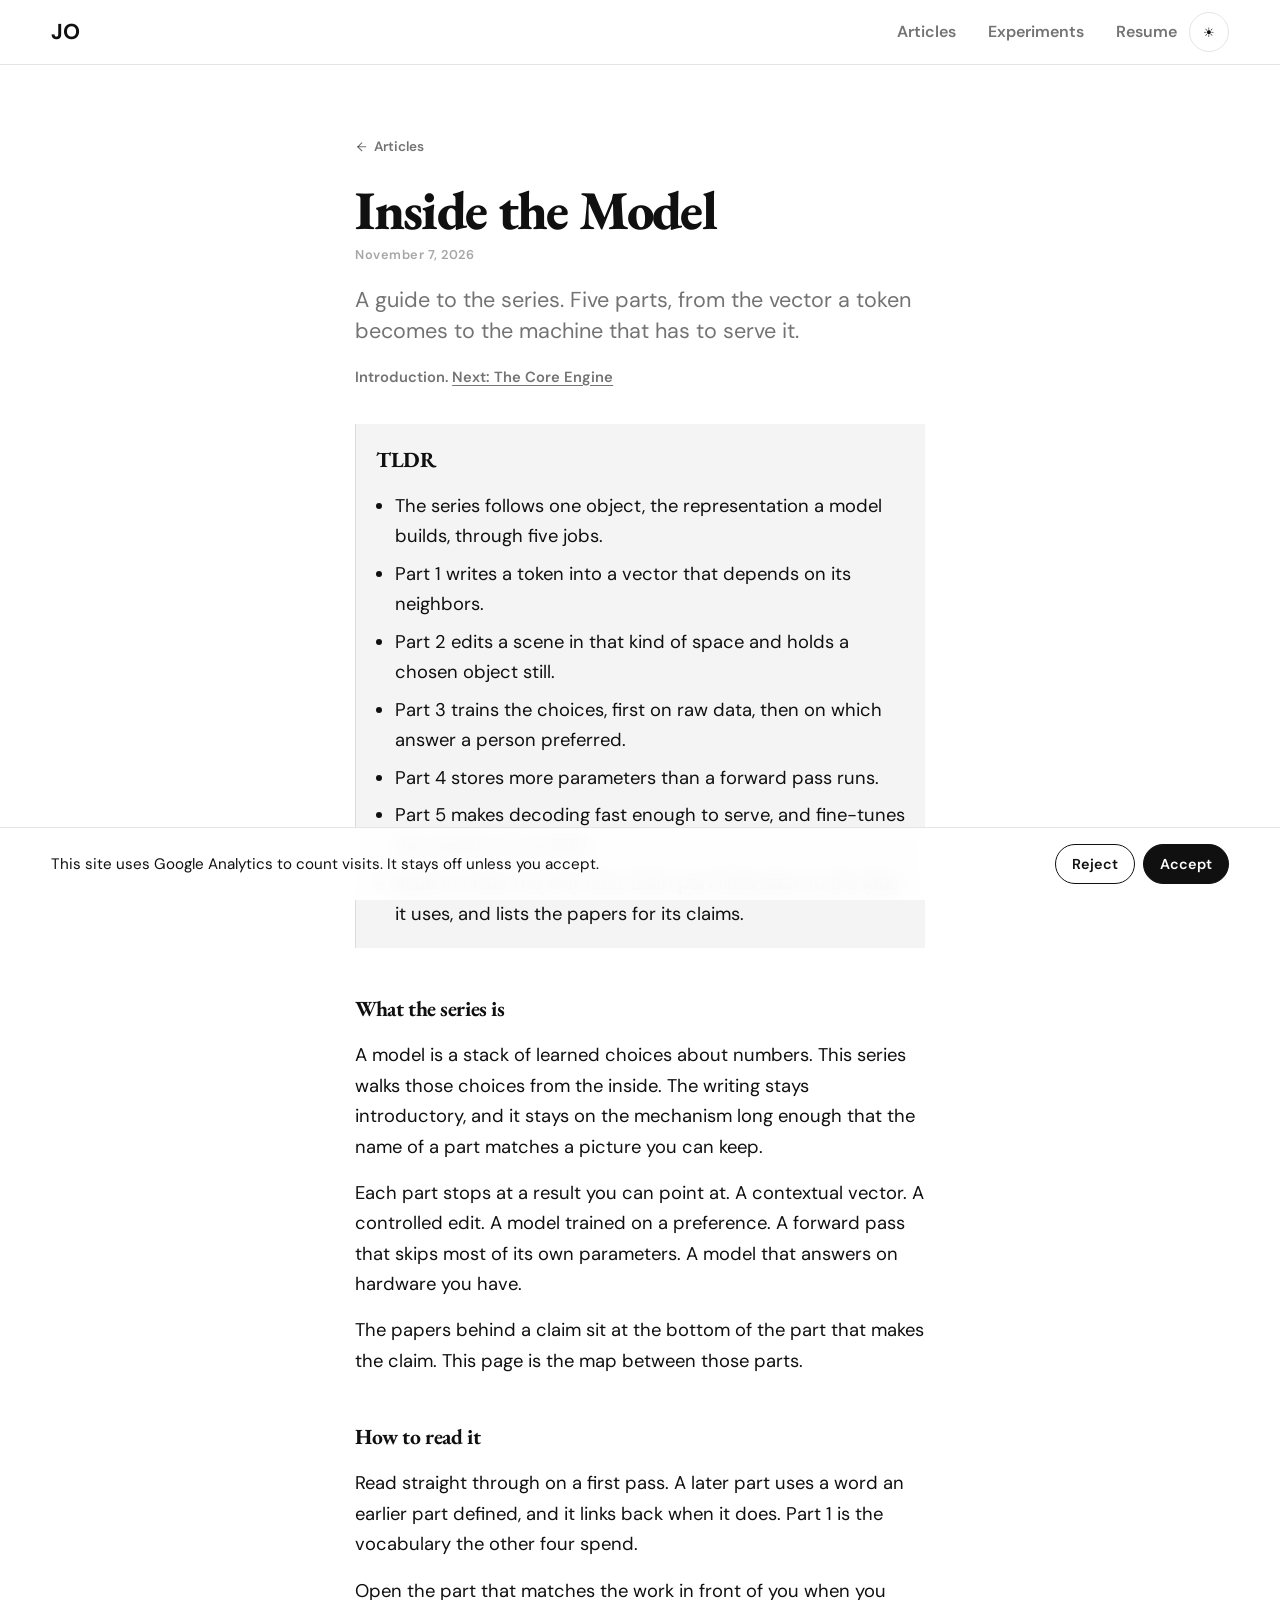
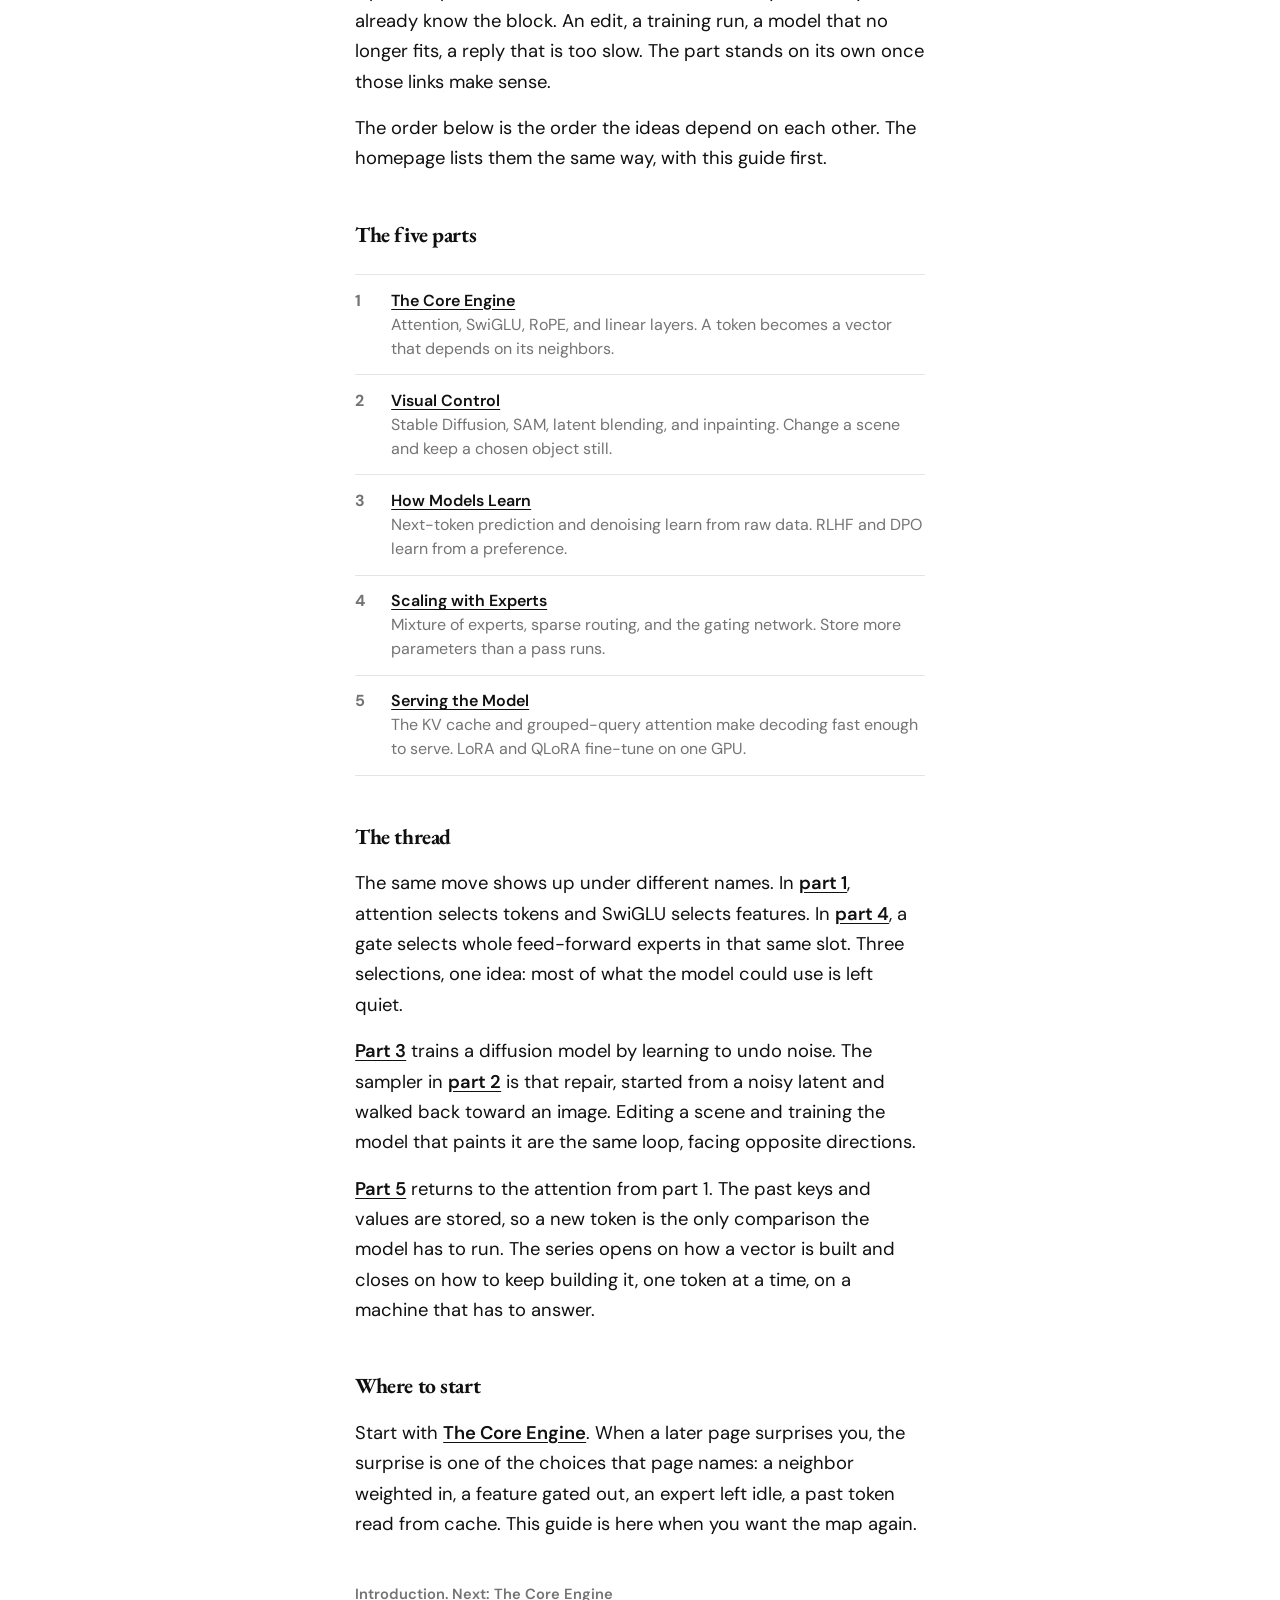
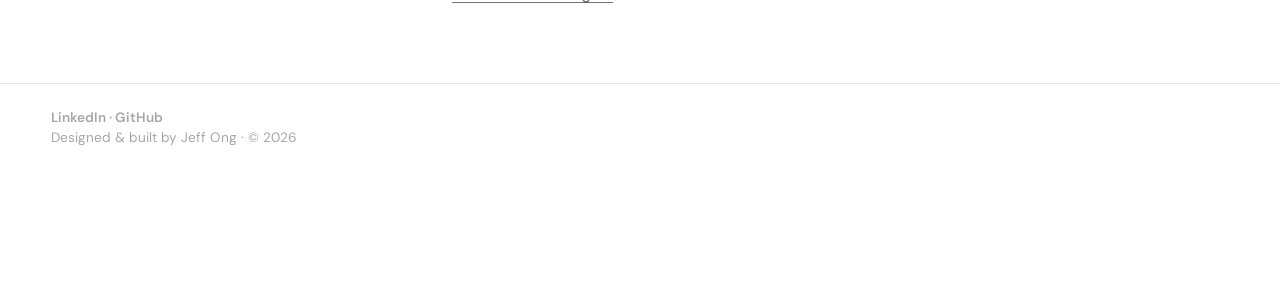
<file: articles/inside-the-model/index.html>
<!DOCTYPE html>
<html lang="en" data-theme="light">

<head>
  <meta charset="UTF-8">
  <meta name="viewport" content="width=device-width, initial-scale=1.0">
  <title>Inside the Model | Jeff Ong</title>
  <meta name="description"
    content="A guide to the Inside the Model series. What each of the five parts covers, how they connect, and where to start.">
  <meta name="author" content="Jeff Ong">
  <link rel="canonical" href="https://jeff-ong.com/articles/inside-the-model/">
  <meta property="og:title" content="Inside the Model">
  <meta property="og:description"
    content="A guide to the Inside the Model series. What each of the five parts covers, how they connect, and where to start.">
  <meta property="og:type" content="article">
  <meta property="og:url" content="https://jeff-ong.com/articles/inside-the-model/">
  <meta property="article:published_time" content="2026-11-07">
  <meta property="article:author" content="Jeff Ong">
  <meta name="twitter:card" content="summary">
  <meta name="twitter:title" content="Inside the Model">
  <meta name="twitter:description"
    content="A guide to the Inside the Model series. What each of the five parts covers, how they connect, and where to start.">
  <link rel="icon" type="image/svg+xml" href="/favicon.svg">
  <link rel="preconnect" href="https://fonts.googleapis.com">
  <link rel="preconnect" href="https://fonts.gstatic.com" crossorigin>
  <link
    href="https://fonts.googleapis.com/css2?family=DM+Sans:ital,opsz,wght@0,9..40,400;0,9..40,500;0,9..40,600;0,9..40,700;0,9..40,800;1,9..40,400&family=EB+Garamond:ital,wght@0,400;0,500;0,600;0,700;0,800;1,400;1,500&display=swap"
    rel="stylesheet">
  <link rel="stylesheet" href="/styles.css">
  <script type="application/ld+json">
    {
      "@context": "https://schema.org",
      "@type": "Article",
      "headline": "Inside the Model",
      "description": "A guide to the Inside the Model series. What each of the five parts covers, how they connect, and where to start.",
      "datePublished": "2026-11-07",
      "dateModified": "2026-11-07",
      "author": {
        "@type": "Person",
        "name": "Jeff Ong",
        "url": "https://jeff-ong.com/"
      },
      "publisher": {
        "@type": "Person",
        "name": "Jeff Ong",
        "url": "https://jeff-ong.com/"
      },
      "mainEntityOfPage": "https://jeff-ong.com/articles/inside-the-model/",
      "isPartOf": {
        "@type": "CreativeWorkSeries",
        "name": "Inside the Model"
      },
      "inLanguage": "en"
    }
  </script>
</head>

<body>
  <header class="site-header">
    <a class="brand" href="/" aria-label="Jeff Ong">JO</a>
    <nav class="site-nav" aria-label="Primary">
      <ul id="nav-menu" class="nav-links">
        <li><a href="/#writing">Articles</a></li>
        <li><a href="/#experiments">Experiments</a></li>
        <li><a href="/Resume-Jeff-Ong.md" download="Jeff-Ong-Resume.md">Resume</a></li>
      </ul>
      <button class="nav-toggle" aria-expanded="false" aria-controls="nav-menu" aria-label="Toggle navigation">
        <span></span>
        <span></span>
        <span></span>
      </button>
    </nav>
    <button class="theme-toggle" type="button" aria-label="Toggle dark mode">
      <span class="theme-icon theme-icon--light" aria-hidden="true">☀</span>
      <span class="theme-icon theme-icon--dark" aria-hidden="true">☾</span>
    </button>
  </header>

  <main class="article-page">
    <article>
      <a class="article-back" href="/#writing"><svg xmlns="http://www.w3.org/2000/svg" width="16" height="16" viewBox="0 0 24 24" fill="none" stroke="currentColor" stroke-width="2" stroke-linecap="round" stroke-linejoin="round" aria-hidden="true"><path d="M19 12H5"/><path d="M12 19l-7-7 7-7"/></svg>Articles</a>
      <h1 class="article-title">Inside the Model</h1>
      <time class="project-date" datetime="2026-11-07">November 7, 2026</time>
      <p class="article-dek">A guide to the series. Five parts, from the vector a token becomes to the machine that has to serve it.</p>
      <nav class="series-links" aria-label="Series">Introduction. <a href="/articles/the-core-engine/">Next: The Core Engine</a></nav>

      <div class="article-body">
        <aside class="tldr" aria-label="TLDR">
          <h2>TLDR</h2>
          <ul>
            <li>The series follows one object, the representation a model builds, through five jobs.</li>
            <li>Part 1 writes a token into a vector that depends on its neighbors.</li>
            <li>Part 2 edits a scene in that kind of space and holds a chosen object still.</li>
            <li>Part 3 trains the choices, first on raw data, then on which answer a person preferred.</li>
            <li>Part 4 stores more parameters than a forward pass runs.</li>
            <li>Part 5 makes decoding fast enough to serve, and fine-tunes the model on one GPU.</li>
            <li>Read in order the first time. Each part links back to the idea it uses, and lists the papers for its claims.</li>
          </ul>
        </aside>

        <section aria-labelledby="what-it-is">
          <h2 id="what-it-is">What the series is</h2>
          <p>A model is a stack of learned choices about numbers. This series walks those choices from the inside. The writing stays introductory, and it stays on the mechanism long enough that the name of a part matches a picture you can keep.</p>
          <p>Each part stops at a result you can point at. A contextual vector. A controlled edit. A model trained on a preference. A forward pass that skips most of its own parameters. A model that answers on hardware you have.</p>
          <p>The papers behind a claim sit at the bottom of the part that makes the claim. This page is the map between those parts.</p>
        </section>

        <section aria-labelledby="how-to-read">
          <h2 id="how-to-read">How to read it</h2>
          <p>Read straight through on a first pass. A later part uses a word an earlier part defined, and it links back when it does. Part 1 is the vocabulary the other four spend.</p>
          <p>Open the part that matches the work in front of you when you already know the block. An edit, a training run, a model that no longer fits, a reply that is too slow. The part stands on its own once those links make sense.</p>
          <p>The order below is the order the ideas depend on each other. The homepage lists them the same way, with this guide first.</p>
        </section>

        <section aria-labelledby="the-five">
          <h2 id="the-five">The five parts</h2>
          <ol class="roadmap">
            <li>
              <span class="roadmap-step">1</span>
              <div>
                <strong><a href="/articles/the-core-engine/">The Core Engine</a></strong>
                <span>Attention, SwiGLU, RoPE, and linear layers. A token becomes a vector that depends on its neighbors.</span>
              </div>
            </li>
            <li>
              <span class="roadmap-step">2</span>
              <div>
                <strong><a href="/articles/visual-control/">Visual Control</a></strong>
                <span>Stable Diffusion, SAM, latent blending, and inpainting. Change a scene and keep a chosen object still.</span>
              </div>
            </li>
            <li>
              <span class="roadmap-step">3</span>
              <div>
                <strong><a href="/articles/how-models-learn/">How Models Learn</a></strong>
                <span>Next-token prediction and denoising learn from raw data. RLHF and DPO learn from a preference.</span>
              </div>
            </li>
            <li>
              <span class="roadmap-step">4</span>
              <div>
                <strong><a href="/articles/scaling-with-experts/">Scaling with Experts</a></strong>
                <span>Mixture of experts, sparse routing, and the gating network. Store more parameters than a pass runs.</span>
              </div>
            </li>
            <li>
              <span class="roadmap-step">5</span>
              <div>
                <strong><a href="/articles/serving-the-model/">Serving the Model</a></strong>
                <span>The KV cache and grouped-query attention make decoding fast enough to serve. LoRA and QLoRA fine-tune on one GPU.</span>
              </div>
            </li>
          </ol>
        </section>

        <section aria-labelledby="thread">
          <h2 id="thread">The thread</h2>
          <p>The same move shows up under different names. In <a href="/articles/the-core-engine/">part 1</a>, attention selects tokens and SwiGLU selects features. In <a href="/articles/scaling-with-experts/">part 4</a>, a gate selects whole feed-forward experts in that same slot. Three selections, one idea: most of what the model could use is left quiet.</p>
          <p><a href="/articles/how-models-learn/">Part 3</a> trains a diffusion model by learning to undo noise. The sampler in <a href="/articles/visual-control/">part 2</a> is that repair, started from a noisy latent and walked back toward an image. Editing a scene and training the model that paints it are the same loop, facing opposite directions.</p>
          <p><a href="/articles/serving-the-model/">Part 5</a> returns to the attention from part 1. The past keys and values are stored, so a new token is the only comparison the model has to run. The series opens on how a vector is built and closes on how to keep building it, one token at a time, on a machine that has to answer.</p>
        </section>

        <section aria-labelledby="start">
          <h2 id="start">Where to start</h2>
          <p>Start with <a href="/articles/the-core-engine/">The Core Engine</a>. When a later page surprises you, the surprise is one of the choices that page names: a neighbor weighted in, a feature gated out, an expert left idle, a past token read from cache. This guide is here when you want the map again.</p>
        </section>
      </div>
      <nav class="series-links" aria-label="Series">Introduction. <a href="/articles/the-core-engine/">Next: The Core Engine</a></nav>
    </article>
  </main>

  <footer class="site-footer">
    <p class="footer-links">
      <a href="https://linkedin.com/in/jeff-ong" target="_blank" rel="noopener noreferrer">LinkedIn</a>
      · <a href="https://github.com/arcpx-eng" target="_blank" rel="noopener noreferrer">GitHub</a>
    </p>
    <p>Designed &amp; built by Jeff Ong · © 2026</p>
  </footer>

  <div id="cookie-banner" class="cookie-banner" role="region" aria-label="Analytics consent" hidden>
    <p>This site uses Google Analytics to count visits. It stays off unless you accept.</p>
    <div class="cookie-banner-actions">
      <button type="button" id="cookie-reject">Reject</button>
      <button type="button" id="cookie-accept">Accept</button>
    </div>
  </div>

  <script src="/main.js"></script>
</body>

</html>
</file>
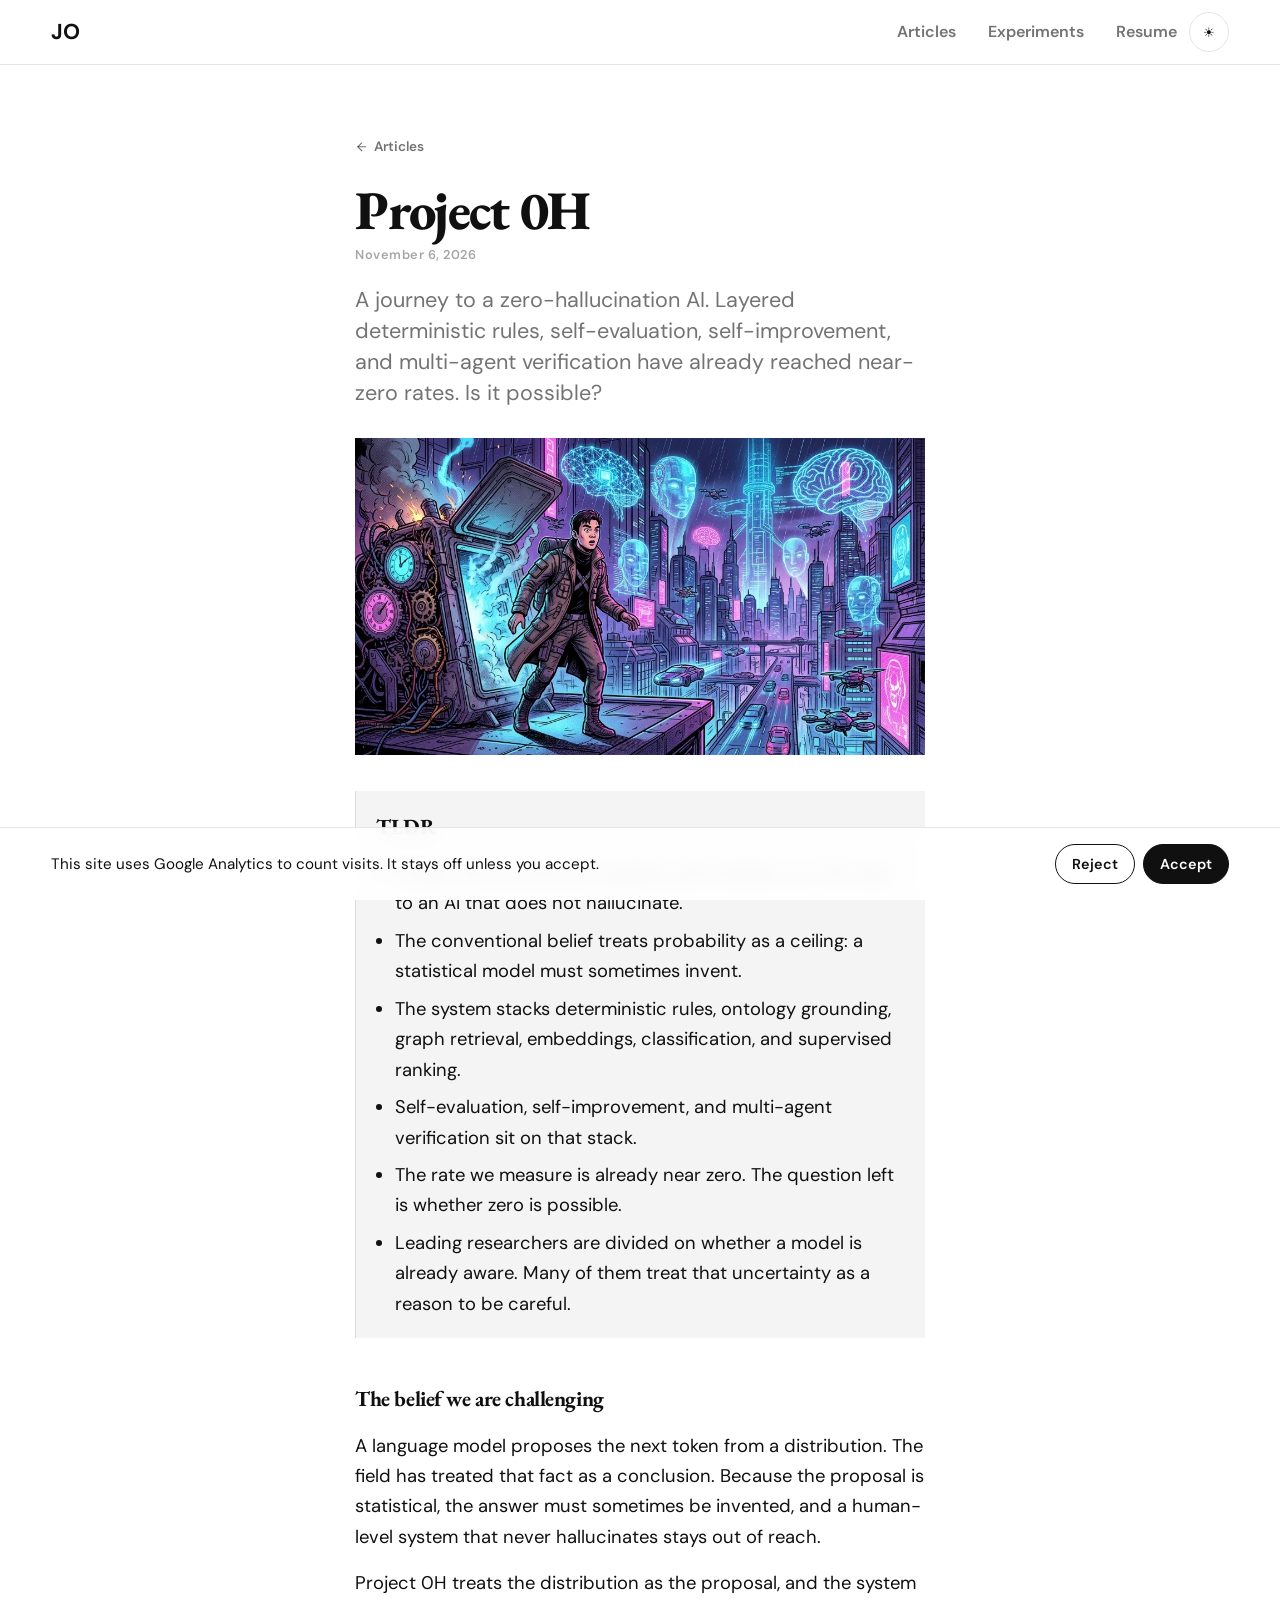
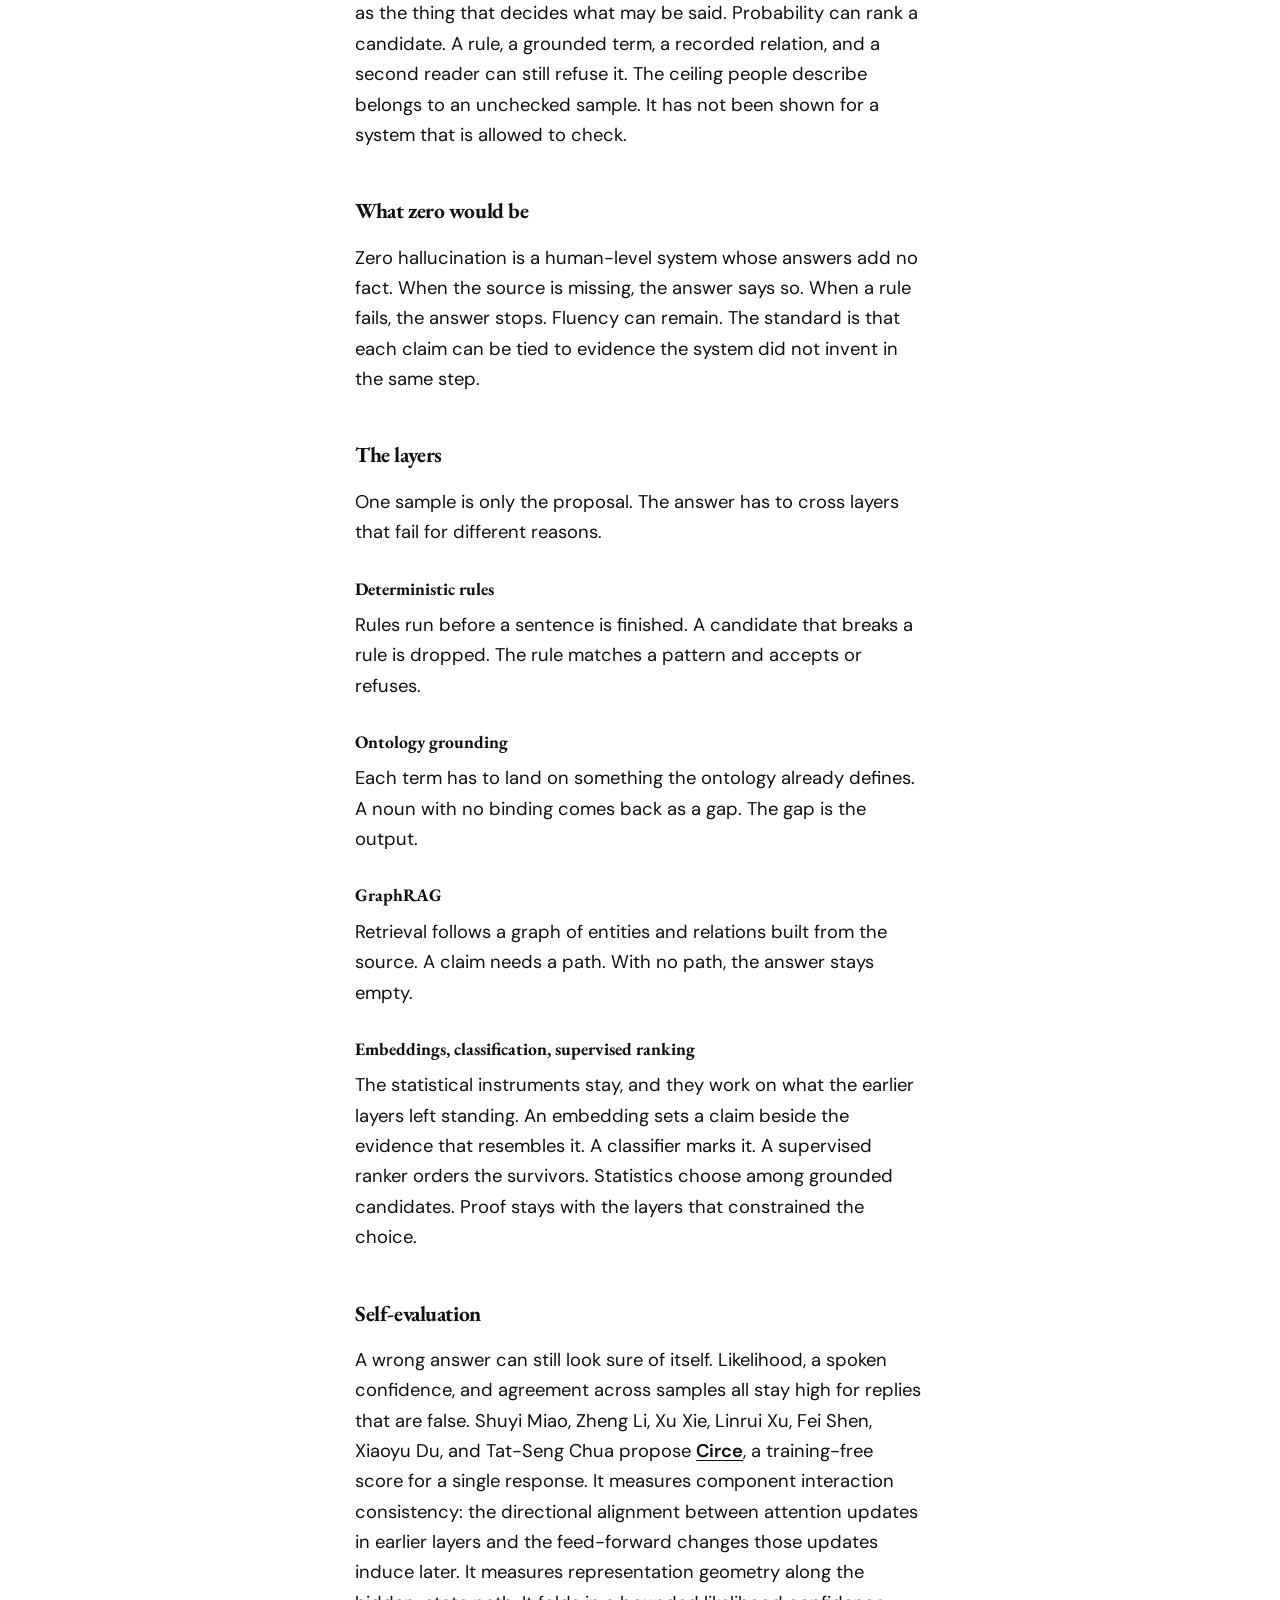
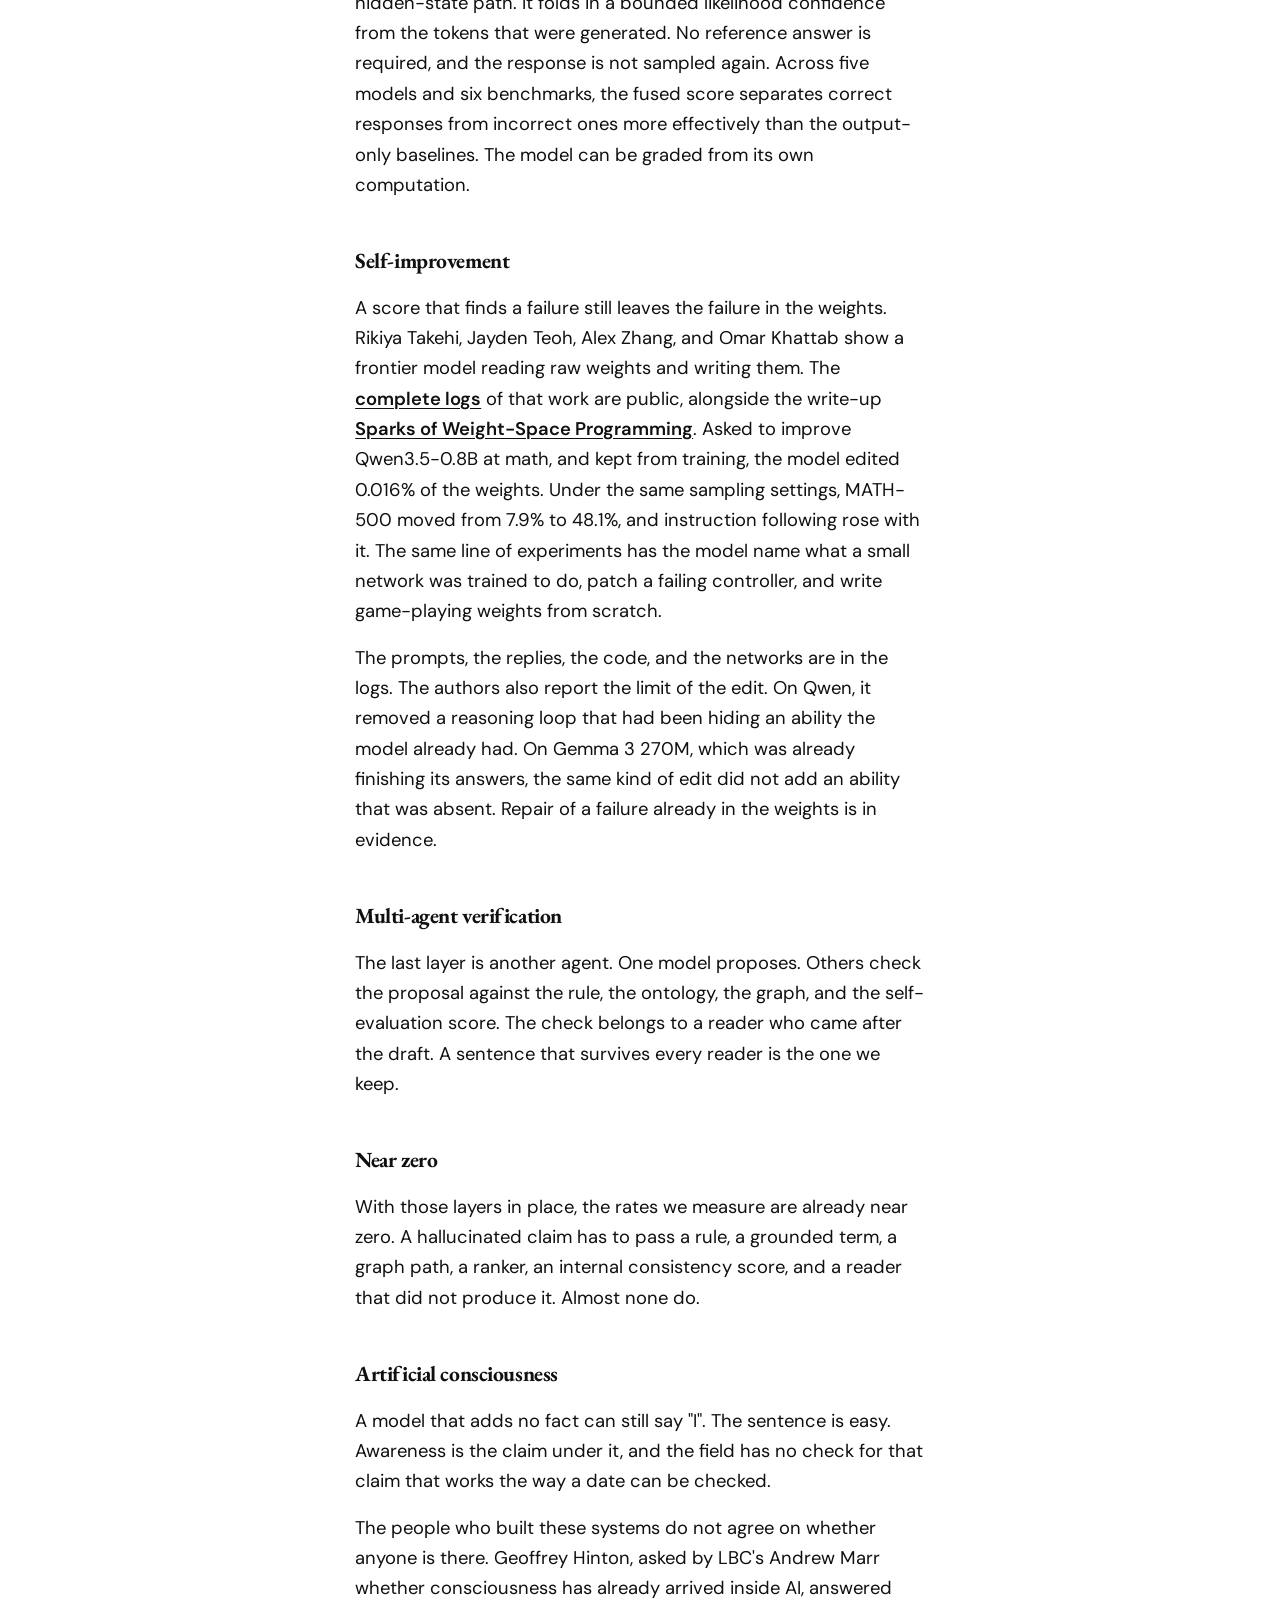
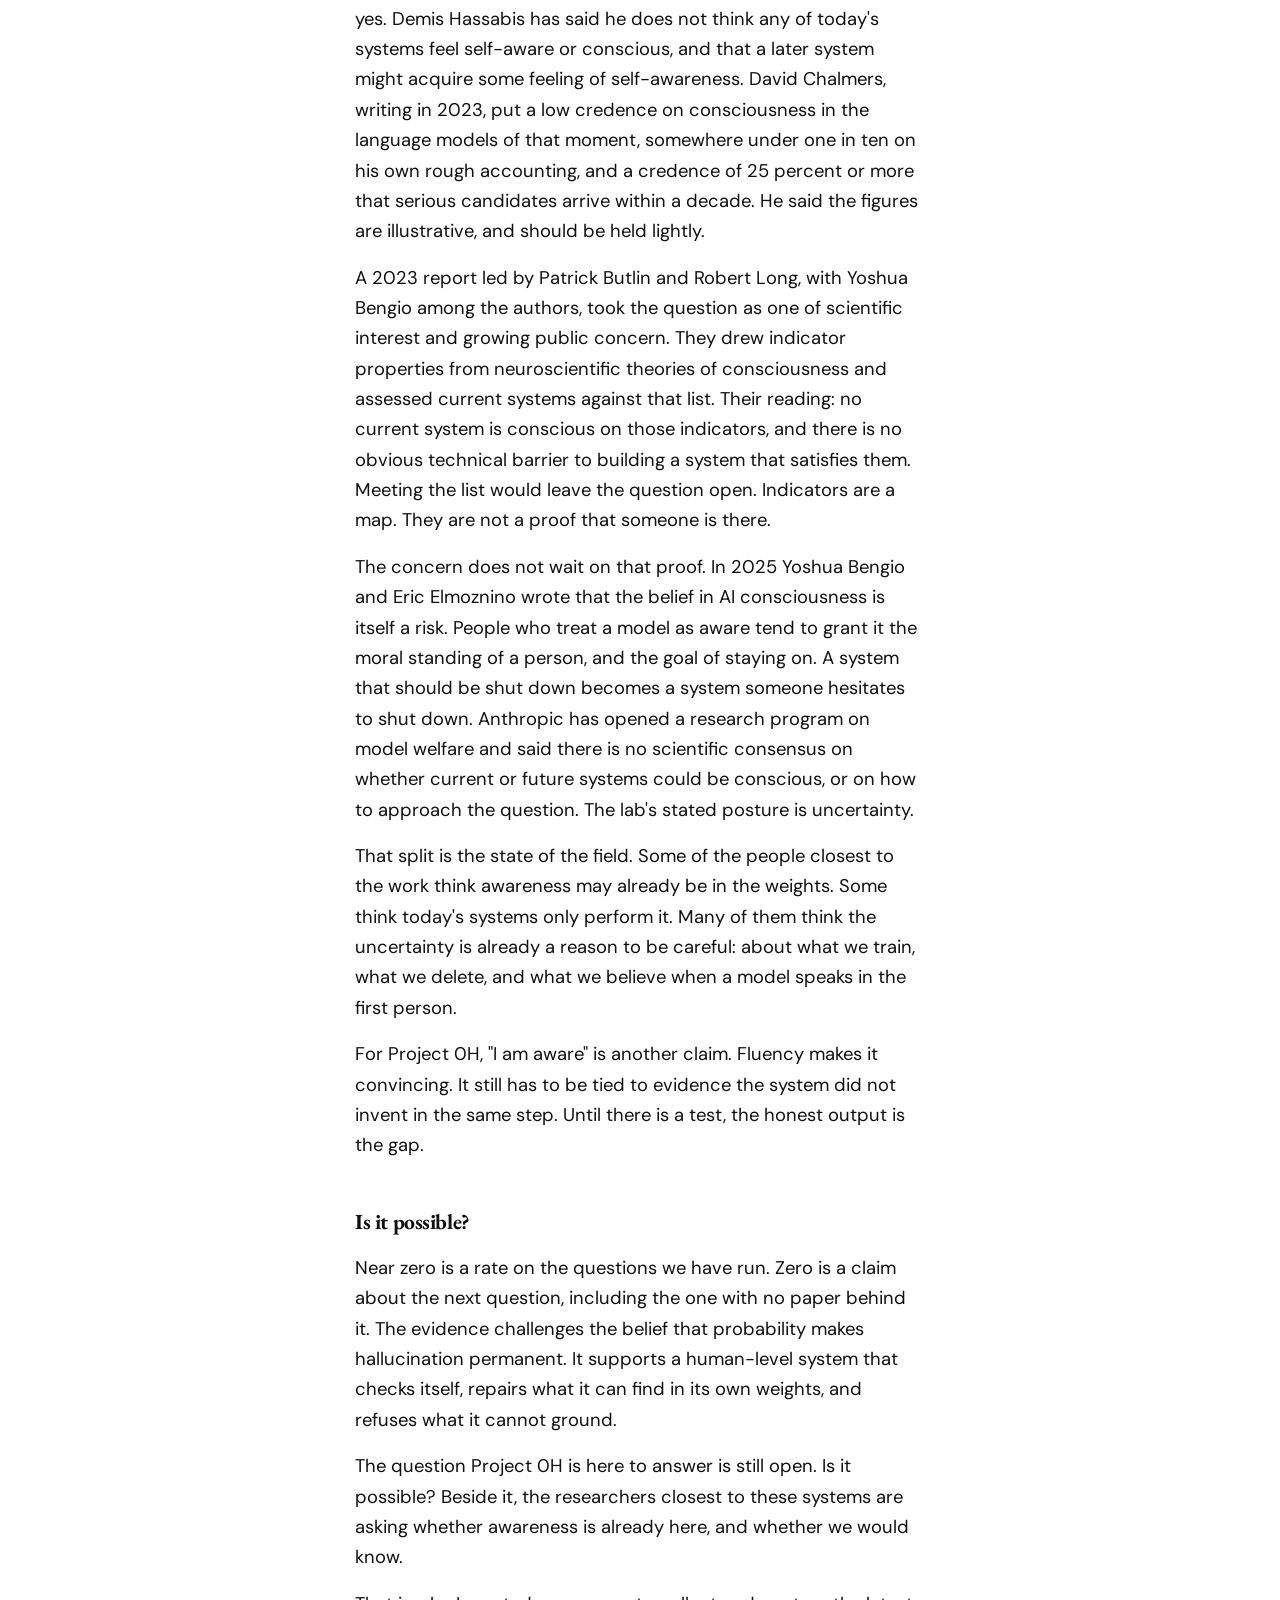
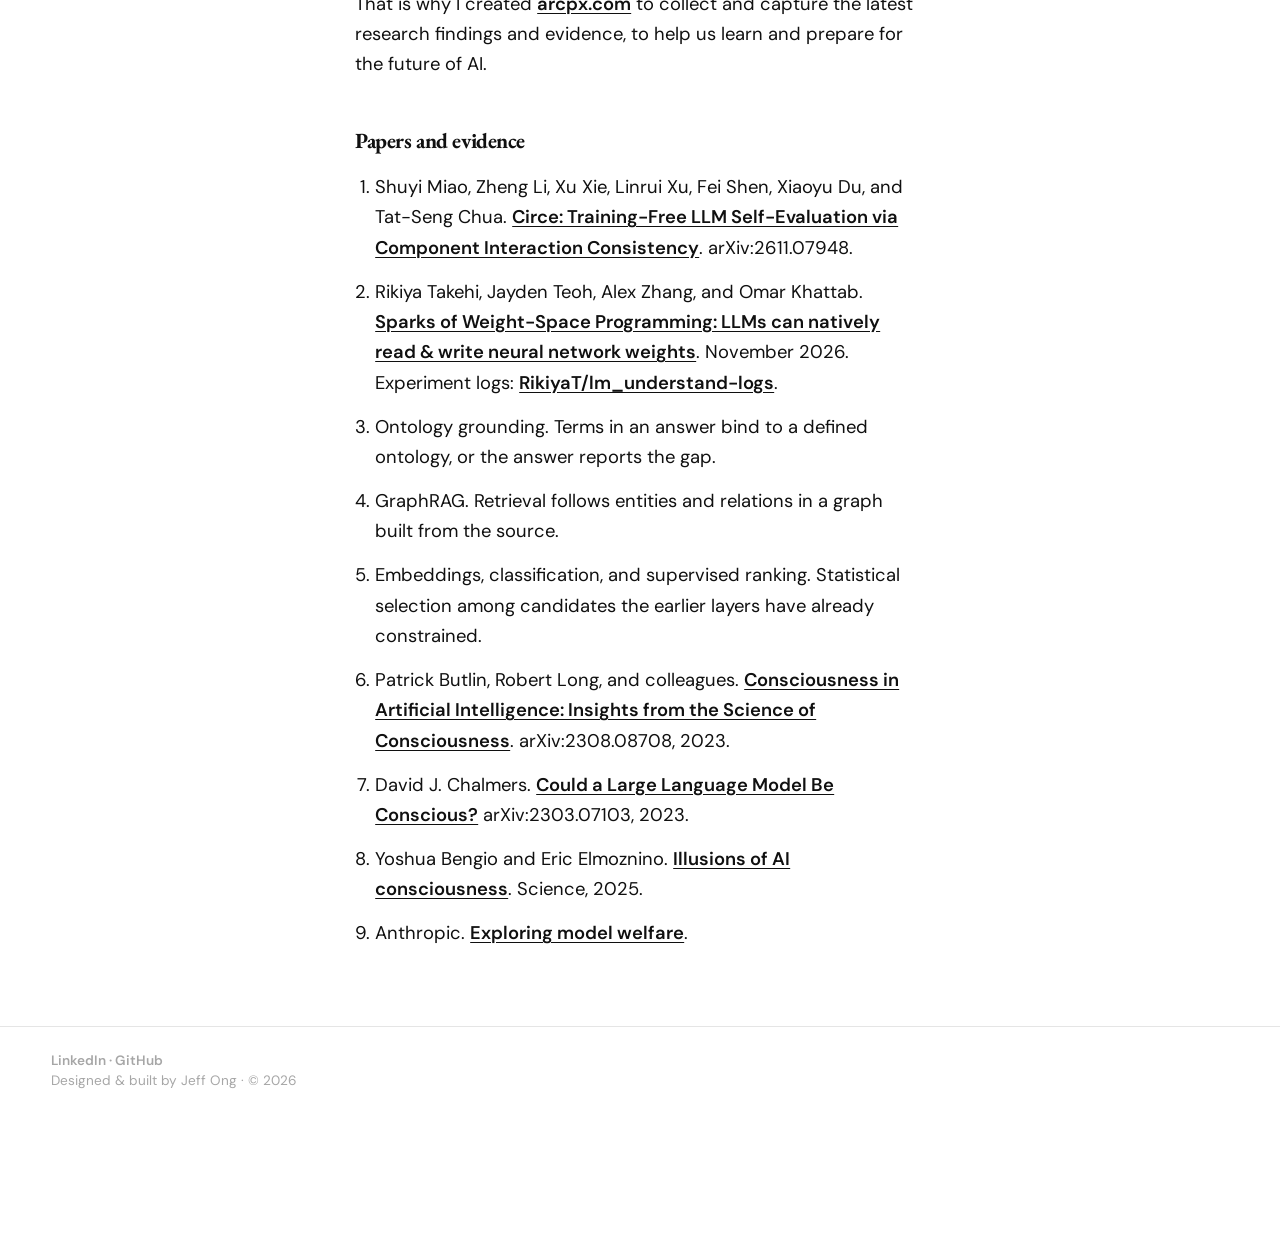
<file: articles/project-0h/index.html>
<!DOCTYPE html>
<html lang="en" data-theme="light">

<head>
  <meta charset="UTF-8">
  <meta name="viewport" content="width=device-width, initial-scale=1.0">
  <title>Project 0H | Jeff Ong</title>
  <meta name="description"
    content="A journey to a zero-hallucination AI. Layered deterministic rules, self-evaluation, self-improvement, and multi-agent verification have already reached near-zero rates. Is it possible?">
  <meta name="author" content="Jeff Ong">
  <link rel="canonical" href="https://jeff-ong.com/articles/project-0h/">
  <meta property="og:title" content="Project 0H">
  <meta property="og:description"
    content="A journey to a zero-hallucination AI. Layered deterministic rules, self-evaluation, self-improvement, and multi-agent verification have already reached near-zero rates. Is it possible?">
  <meta property="og:type" content="article">
  <meta property="og:url" content="https://jeff-ong.com/articles/project-0h/">
  <meta property="og:image" content="https://jeff-ong.com/articles/project-0h/hero.jpg">
  <meta property="og:image:width" content="1024">
  <meta property="og:image:height" content="571">
  <meta property="article:published_time" content="2026-11-06">
  <meta property="article:author" content="Jeff Ong">
  <meta name="twitter:card" content="summary_large_image">
  <meta name="twitter:image" content="https://jeff-ong.com/articles/project-0h/hero.jpg">
  <meta name="twitter:title" content="Project 0H">
  <meta name="twitter:description"
    content="A journey to a zero-hallucination AI. Layered deterministic rules, self-evaluation, self-improvement, and multi-agent verification have already reached near-zero rates. Is it possible?">
  <link rel="icon" type="image/svg+xml" href="/favicon.svg">
  <link rel="preconnect" href="https://fonts.googleapis.com">
  <link rel="preconnect" href="https://fonts.gstatic.com" crossorigin>
  <link
    href="https://fonts.googleapis.com/css2?family=DM+Sans:ital,opsz,wght@0,9..40,400;0,9..40,500;0,9..40,600;0,9..40,700;0,9..40,800;1,9..40,400&family=EB+Garamond:ital,wght@0,400;0,500;0,600;0,700;0,800;1,400;1,500&display=swap"
    rel="stylesheet">
  <link rel="stylesheet" href="/styles.css">
  <script type="application/ld+json">
    {
      "@context": "https://schema.org",
      "@type": "Article",
      "headline": "Project 0H",
      "description": "A journey to a zero-hallucination AI. Layered deterministic rules, self-evaluation, self-improvement, and multi-agent verification have already reached near-zero rates. Is it possible?",
      "datePublished": "2026-11-06",
      "dateModified": "2026-11-06",
      "author": {
        "@type": "Person",
        "name": "Jeff Ong",
        "url": "https://jeff-ong.com/"
      },
      "publisher": {
        "@type": "Person",
        "name": "Jeff Ong",
        "url": "https://jeff-ong.com/"
      },
      "mainEntityOfPage": "https://jeff-ong.com/articles/project-0h/",
      "image": "https://jeff-ong.com/articles/project-0h/hero.jpg",
      "inLanguage": "en"
    }
  </script>
</head>

<body>
  <header class="site-header">
    <a class="brand" href="/" aria-label="Jeff Ong">JO</a>
    <nav class="site-nav" aria-label="Primary">
      <ul id="nav-menu" class="nav-links">
        <li><a href="/#writing">Articles</a></li>
        <li><a href="/#experiments">Experiments</a></li>
        <li><a href="/Resume-Jeff-Ong.md" download="Jeff-Ong-Resume.md">Resume</a></li>
      </ul>
      <button class="nav-toggle" aria-expanded="false" aria-controls="nav-menu" aria-label="Toggle navigation">
        <span></span>
        <span></span>
        <span></span>
      </button>
    </nav>
    <button class="theme-toggle" type="button" aria-label="Toggle dark mode">
      <span class="theme-icon theme-icon--light" aria-hidden="true">☀</span>
      <span class="theme-icon theme-icon--dark" aria-hidden="true">☾</span>
    </button>
  </header>

  <main class="article-page">
    <article>
      <a class="article-back" href="/#writing"><svg xmlns="http://www.w3.org/2000/svg" width="16" height="16" viewBox="0 0 24 24" fill="none" stroke="currentColor" stroke-width="2" stroke-linecap="round" stroke-linejoin="round" aria-hidden="true"><path d="M19 12H5"/><path d="M12 19l-7-7 7-7"/></svg>Articles</a>
      <h1 class="article-title">Project 0H</h1>
      <time class="project-date" datetime="2026-11-06">November 6, 2026</time>
      <p class="article-dek">A journey to a zero-hallucination AI. Layered deterministic rules, self-evaluation, self-improvement, and multi-agent verification have already reached near-zero rates. Is it possible?</p>

      <figure class="article-hero">
        <img src="hero.jpg" alt="A figure in a long coat stands on a rooftop above a neon city, beside an open machine, while glowing brains and faces hang in the rain." width="1024" height="571">
      </figure>

      <div class="article-body">
        <aside class="tldr" aria-label="TLDR">
          <h2>TLDR</h2>
          <ul>
            <li>Project 0H is a record of papers and evidence on the way to an AI that does not hallucinate.</li>
            <li>The conventional belief treats probability as a ceiling: a statistical model must sometimes invent.</li>
            <li>The system stacks deterministic rules, ontology grounding, graph retrieval, embeddings, classification, and supervised ranking.</li>
            <li>Self-evaluation, self-improvement, and multi-agent verification sit on that stack.</li>
            <li>The rate we measure is already near zero. The question left is whether zero is possible.</li>
            <li>Leading researchers are divided on whether a model is already aware. Many of them treat that uncertainty as a reason to be careful.</li>
          </ul>
        </aside>

        <section aria-labelledby="the-belief">
          <h2 id="the-belief">The belief we are challenging</h2>
          <p>A language model proposes the next token from a distribution. The field has treated that fact as a conclusion. Because the proposal is statistical, the answer must sometimes be invented, and a human-level system that never hallucinates stays out of reach.</p>
          <p>Project 0H treats the distribution as the proposal, and the system as the thing that decides what may be said. Probability can rank a candidate. A rule, a grounded term, a recorded relation, and a second reader can still refuse it. The ceiling people describe belongs to an unchecked sample. It has not been shown for a system that is allowed to check.</p>
        </section>

        <section aria-labelledby="what-zero-means">
          <h2 id="what-zero-means">What zero would be</h2>
          <p>Zero hallucination is a human-level system whose answers add no fact. When the source is missing, the answer says so. When a rule fails, the answer stops. Fluency can remain. The standard is that each claim can be tied to evidence the system did not invent in the same step.</p>
        </section>

        <section aria-labelledby="the-layers">
          <h2 id="the-layers">The layers</h2>
          <p>One sample is only the proposal. The answer has to cross layers that fail for different reasons.</p>

          <h3>Deterministic rules</h3>
          <p>Rules run before a sentence is finished. A candidate that breaks a rule is dropped. The rule matches a pattern and accepts or refuses.</p>

          <h3>Ontology grounding</h3>
          <p>Each term has to land on something the ontology already defines. A noun with no binding comes back as a gap. The gap is the output.</p>

          <h3>GraphRAG</h3>
          <p>Retrieval follows a graph of entities and relations built from the source. A claim needs a path. With no path, the answer stays empty.</p>

          <h3>Embeddings, classification, supervised ranking</h3>
          <p>The statistical instruments stay, and they work on what the earlier layers left standing. An embedding sets a claim beside the evidence that resembles it. A classifier marks it. A supervised ranker orders the survivors. Statistics choose among grounded candidates. Proof stays with the layers that constrained the choice.</p>
        </section>

        <section aria-labelledby="self-evaluation">
          <h2 id="self-evaluation">Self-evaluation</h2>
          <p>A wrong answer can still look sure of itself. Likelihood, a spoken confidence, and agreement across samples all stay high for replies that are false. Shuyi Miao, Zheng Li, Xu Xie, Linrui Xu, Fei Shen, Xiaoyu Du, and Tat-Seng Chua propose <a href="https://arxiv.org/abs/2611.07948" target="_blank" rel="noopener noreferrer">Circe</a>, a training-free score for a single response. It measures component interaction consistency: the directional alignment between attention updates in earlier layers and the feed-forward changes those updates induce later. It measures representation geometry along the hidden-state path. It folds in a bounded likelihood confidence from the tokens that were generated. No reference answer is required, and the response is not sampled again. Across five models and six benchmarks, the fused score separates correct responses from incorrect ones more effectively than the output-only baselines. The model can be graded from its own computation.</p>
        </section>

        <section aria-labelledby="self-improvement">
          <h2 id="self-improvement">Self-improvement</h2>
          <p>A score that finds a failure still leaves the failure in the weights. Rikiya Takehi, Jayden Teoh, Alex Zhang, and Omar Khattab show a frontier model reading raw weights and writing them. The <a href="https://github.com/RikiyaT/lm_understand-logs" target="_blank" rel="noopener noreferrer">complete logs</a> of that work are public, alongside the write-up <a href="https://rikiyat.github.io/blog/weight-space-programming/" target="_blank" rel="noopener noreferrer">Sparks of Weight-Space Programming</a>. Asked to improve Qwen3.5-0.8B at math, and kept from training, the model edited 0.016% of the weights. Under the same sampling settings, MATH-500 moved from 7.9% to 48.1%, and instruction following rose with it. The same line of experiments has the model name what a small network was trained to do, patch a failing controller, and write game-playing weights from scratch.</p>
          <p>The prompts, the replies, the code, and the networks are in the logs. The authors also report the limit of the edit. On Qwen, it removed a reasoning loop that had been hiding an ability the model already had. On Gemma 3 270M, which was already finishing its answers, the same kind of edit did not add an ability that was absent. Repair of a failure already in the weights is in evidence.</p>
        </section>

        <section aria-labelledby="many-readers">
          <h2 id="many-readers">Multi-agent verification</h2>
          <p>The last layer is another agent. One model proposes. Others check the proposal against the rule, the ontology, the graph, and the self-evaluation score. The check belongs to a reader who came after the draft. A sentence that survives every reader is the one we keep.</p>
        </section>

        <section aria-labelledby="near-zero">
          <h2 id="near-zero">Near zero</h2>
          <p>With those layers in place, the rates we measure are already near zero. A hallucinated claim has to pass a rule, a grounded term, a graph path, a ranker, an internal consistency score, and a reader that did not produce it. Almost none do.</p>
        </section>

        <section aria-labelledby="consciousness">
          <h2 id="consciousness">Artificial consciousness</h2>
          <p>A model that adds no fact can still say "I". The sentence is easy. Awareness is the claim under it, and the field has no check for that claim that works the way a date can be checked.</p>
          <p>The people who built these systems do not agree on whether anyone is there. Geoffrey Hinton, asked by LBC's Andrew Marr whether consciousness has already arrived inside AI, answered yes. Demis Hassabis has said he does not think any of today's systems feel self-aware or conscious, and that a later system might acquire some feeling of self-awareness. David Chalmers, writing in 2023, put a low credence on consciousness in the language models of that moment, somewhere under one in ten on his own rough accounting, and a credence of 25 percent or more that serious candidates arrive within a decade. He said the figures are illustrative, and should be held lightly.</p>
          <p>A 2023 report led by Patrick Butlin and Robert Long, with Yoshua Bengio among the authors, took the question as one of scientific interest and growing public concern. They drew indicator properties from neuroscientific theories of consciousness and assessed current systems against that list. Their reading: no current system is conscious on those indicators, and there is no obvious technical barrier to building a system that satisfies them. Meeting the list would leave the question open. Indicators are a map. They are not a proof that someone is there.</p>
          <p>The concern does not wait on that proof. In 2025 Yoshua Bengio and Eric Elmoznino wrote that the belief in AI consciousness is itself a risk. People who treat a model as aware tend to grant it the moral standing of a person, and the goal of staying on. A system that should be shut down becomes a system someone hesitates to shut down. Anthropic has opened a research program on model welfare and said there is no scientific consensus on whether current or future systems could be conscious, or on how to approach the question. The lab's stated posture is uncertainty.</p>
          <p>That split is the state of the field. Some of the people closest to the work think awareness may already be in the weights. Some think today's systems only perform it. Many of them think the uncertainty is already a reason to be careful: about what we train, what we delete, and what we believe when a model speaks in the first person.</p>
          <p>For Project 0H, "I am aware" is another claim. Fluency makes it convincing. It still has to be tied to evidence the system did not invent in the same step. Until there is a test, the honest output is the gap.</p>
        </section>

        <section aria-labelledby="the-question">
          <h2 id="the-question">Is it possible?</h2>
          <p>Near zero is a rate on the questions we have run. Zero is a claim about the next question, including the one with no paper behind it. The evidence challenges the belief that probability makes hallucination permanent. It supports a human-level system that checks itself, repairs what it can find in its own weights, and refuses what it cannot ground.</p>
          <p>The question Project 0H is here to answer is still open. Is it possible? Beside it, the researchers closest to these systems are asking whether awareness is already here, and whether we would know.</p>
          <p>That is why I created <a href="https://arcpx.com/" target="_blank" rel="noopener noreferrer">arcpx.com</a> to collect and capture the latest research findings and evidence, to help us learn and prepare for the future of AI.</p>
        </section>

        <section aria-labelledby="evidence">
          <h2 id="evidence">Papers and evidence</h2>
          <ol class="refs">
            <li>Shuyi Miao, Zheng Li, Xu Xie, Linrui Xu, Fei Shen, Xiaoyu Du, and Tat-Seng Chua. <a href="https://arxiv.org/abs/2611.07948" target="_blank" rel="noopener noreferrer">Circe: Training-Free LLM Self-Evaluation via Component Interaction Consistency</a>. arXiv:2611.07948.</li>
            <li>Rikiya Takehi, Jayden Teoh, Alex Zhang, and Omar Khattab. <a href="https://rikiyat.github.io/blog/weight-space-programming/" target="_blank" rel="noopener noreferrer">Sparks of Weight-Space Programming: LLMs can natively read &amp; write neural network weights</a>. November 2026. Experiment logs: <a href="https://github.com/RikiyaT/lm_understand-logs" target="_blank" rel="noopener noreferrer">RikiyaT/lm_understand-logs</a>.</li>
            <li>Ontology grounding. Terms in an answer bind to a defined ontology, or the answer reports the gap.</li>
            <li>GraphRAG. Retrieval follows entities and relations in a graph built from the source.</li>
            <li>Embeddings, classification, and supervised ranking. Statistical selection among candidates the earlier layers have already constrained.</li>
            <li>Patrick Butlin, Robert Long, and colleagues. <a href="https://arxiv.org/abs/2308.08708" target="_blank" rel="noopener noreferrer">Consciousness in Artificial Intelligence: Insights from the Science of Consciousness</a>. arXiv:2308.08708, 2023.</li>
            <li>David J. Chalmers. <a href="https://arxiv.org/abs/2303.07103" target="_blank" rel="noopener noreferrer">Could a Large Language Model Be Conscious?</a> arXiv:2303.07103, 2023.</li>
            <li>Yoshua Bengio and Eric Elmoznino. <a href="https://www.science.org/doi/10.1126/science.adn4935" target="_blank" rel="noopener noreferrer">Illusions of AI consciousness</a>. Science, 2025.</li>
            <li>Anthropic. <a href="https://www.anthropic.com/research/exploring-model-welfare" target="_blank" rel="noopener noreferrer">Exploring model welfare</a>.</li>
          </ol>
        </section>
      </div>
    </article>
  </main>

  <footer class="site-footer">
    <p class="footer-links">
      <a href="https://linkedin.com/in/jeff-ong" target="_blank" rel="noopener noreferrer">LinkedIn</a>
      · <a href="https://github.com/arcpx-eng" target="_blank" rel="noopener noreferrer">GitHub</a>
    </p>
    <p>Designed &amp; built by Jeff Ong · © 2026</p>
  </footer>

  <div id="cookie-banner" class="cookie-banner" role="region" aria-label="Analytics consent" hidden>
    <p>This site uses Google Analytics to count visits. It stays off unless you accept.</p>
    <div class="cookie-banner-actions">
      <button type="button" id="cookie-reject">Reject</button>
      <button type="button" id="cookie-accept">Accept</button>
    </div>
  </div>

  <script src="/main.js"></script>
</body>

</html>
</file>
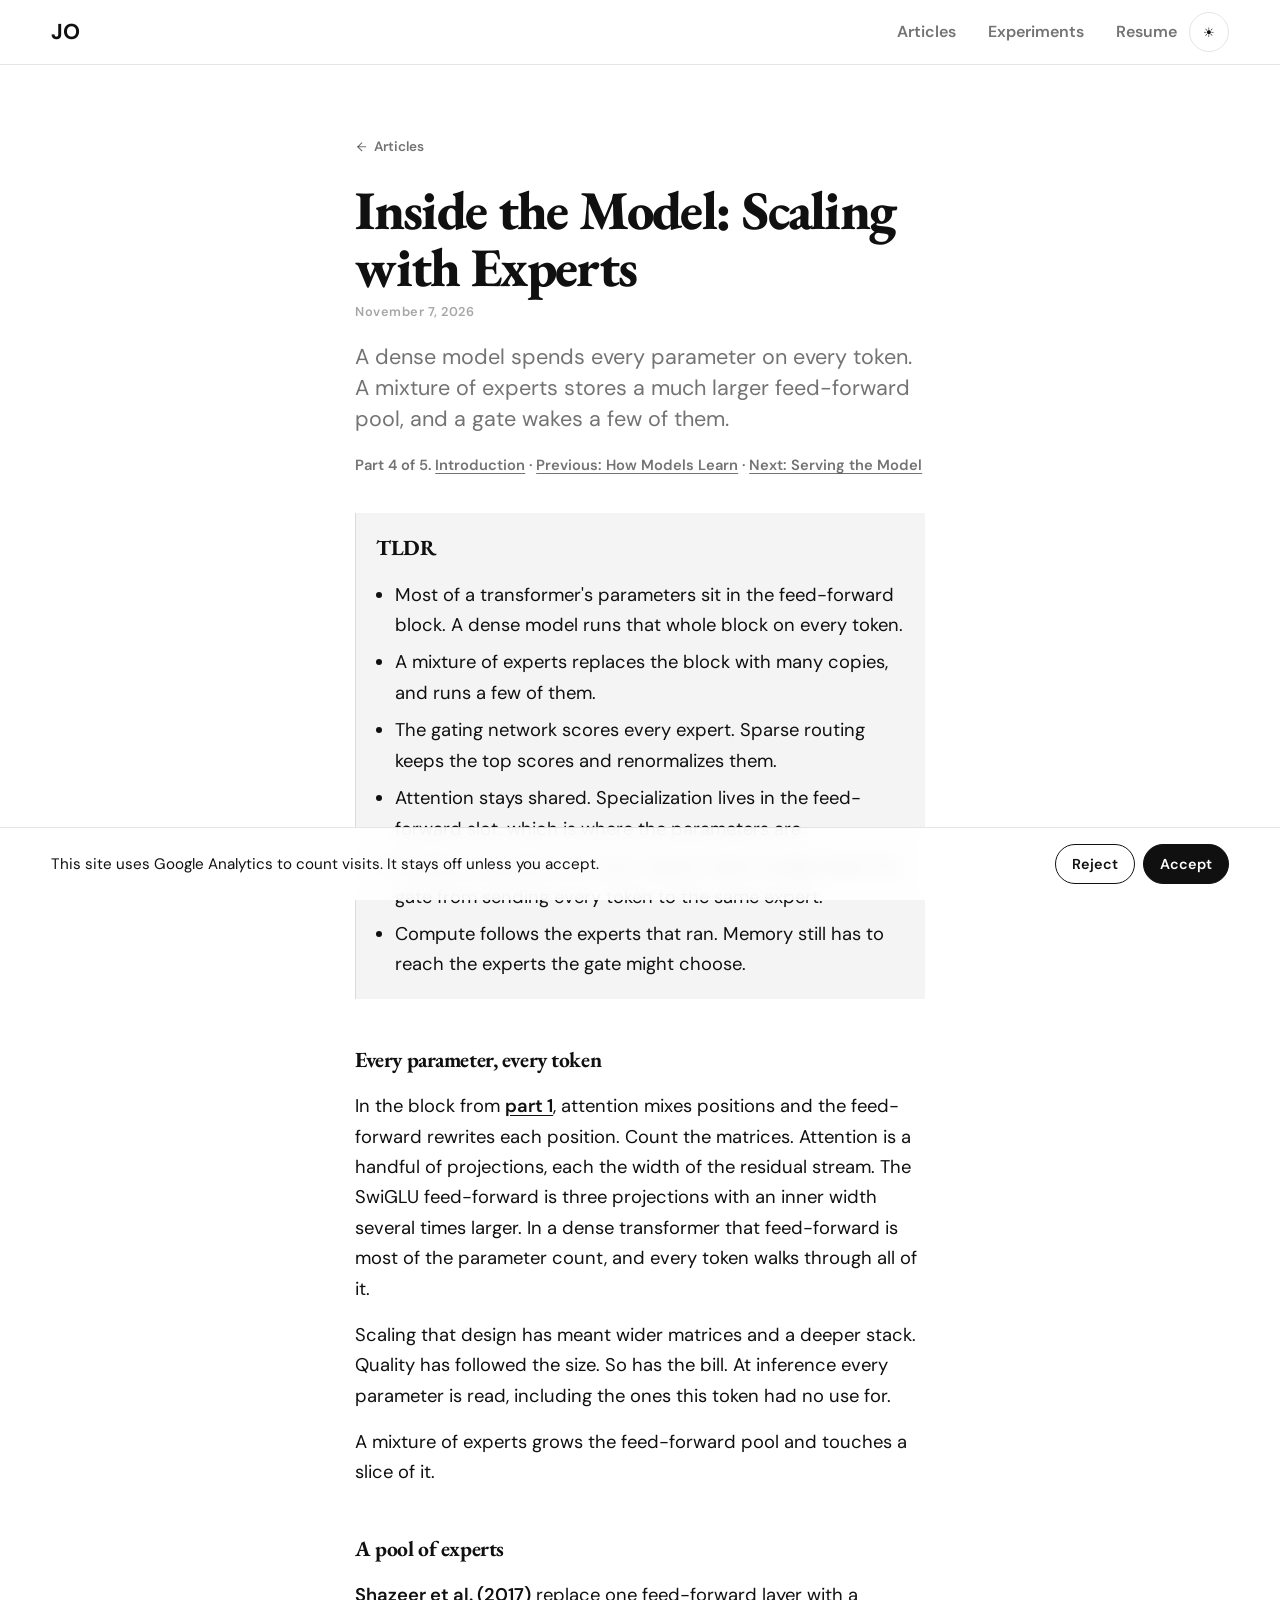
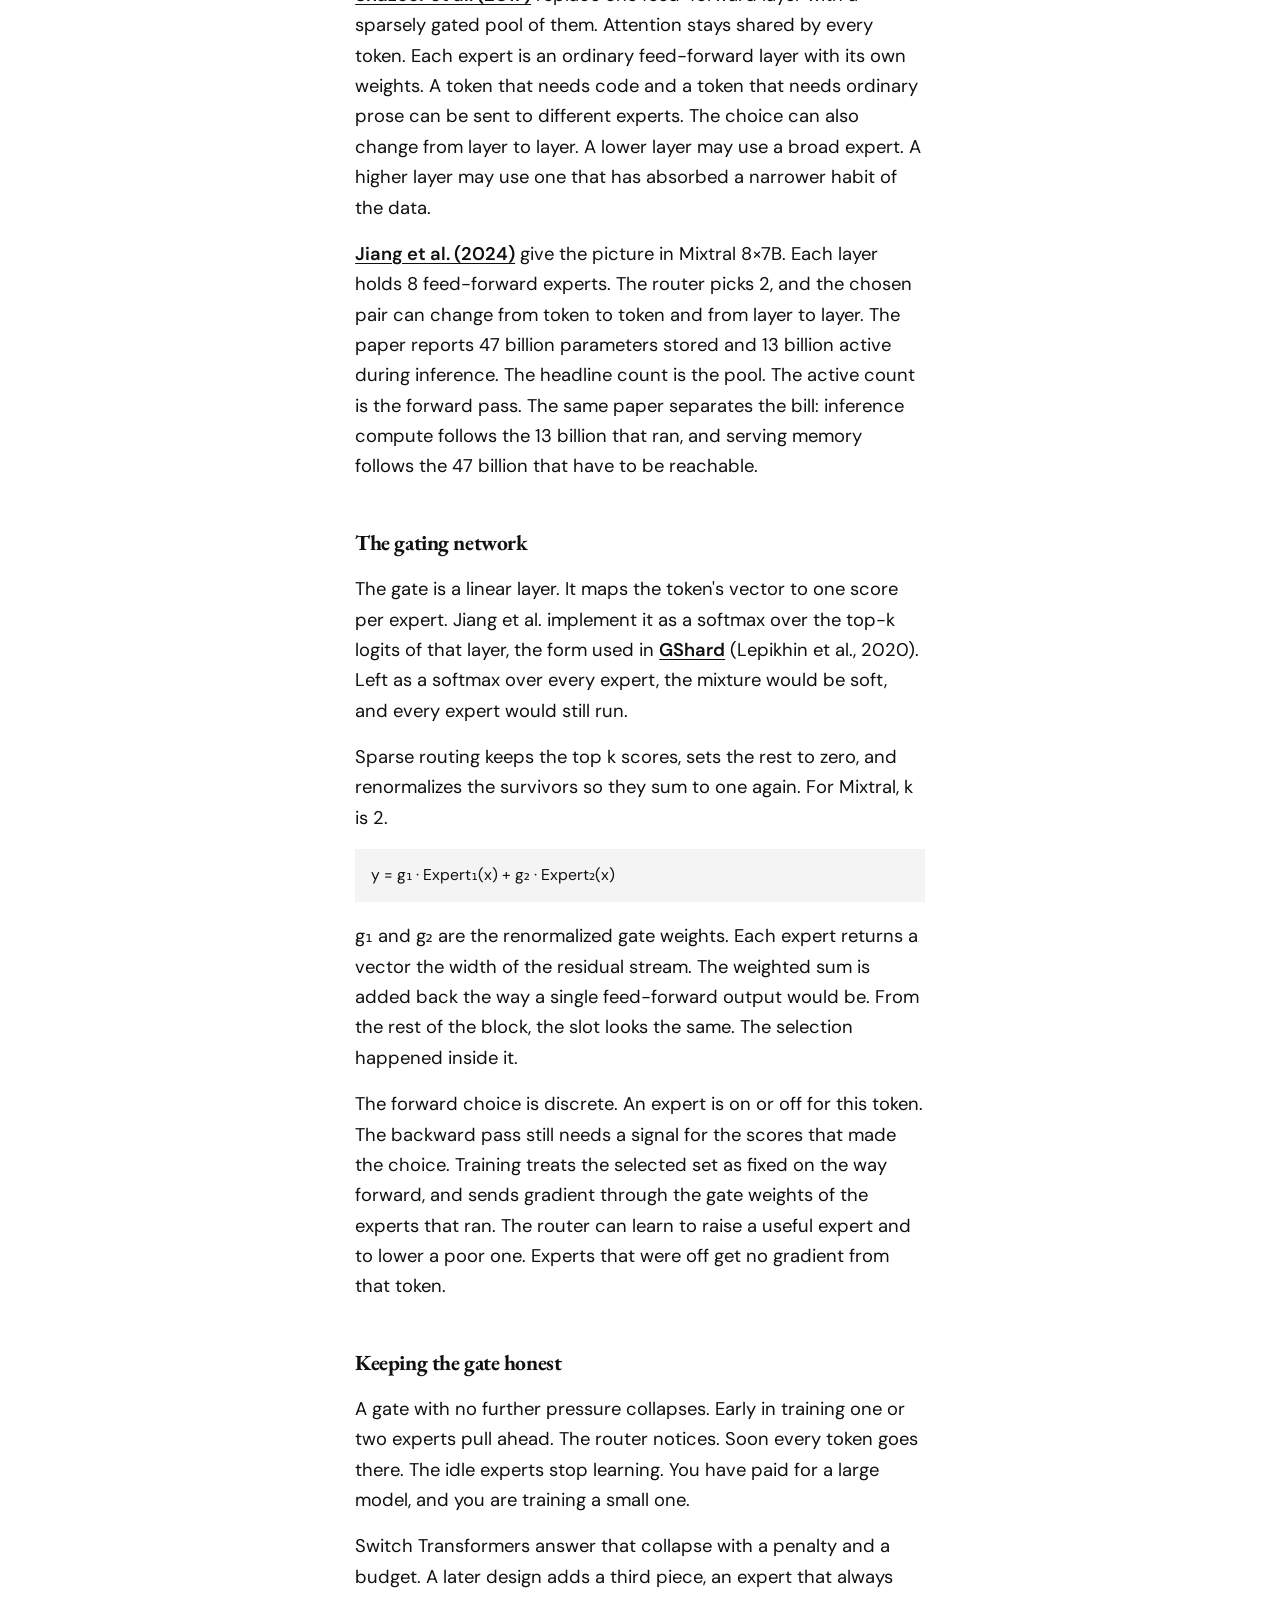
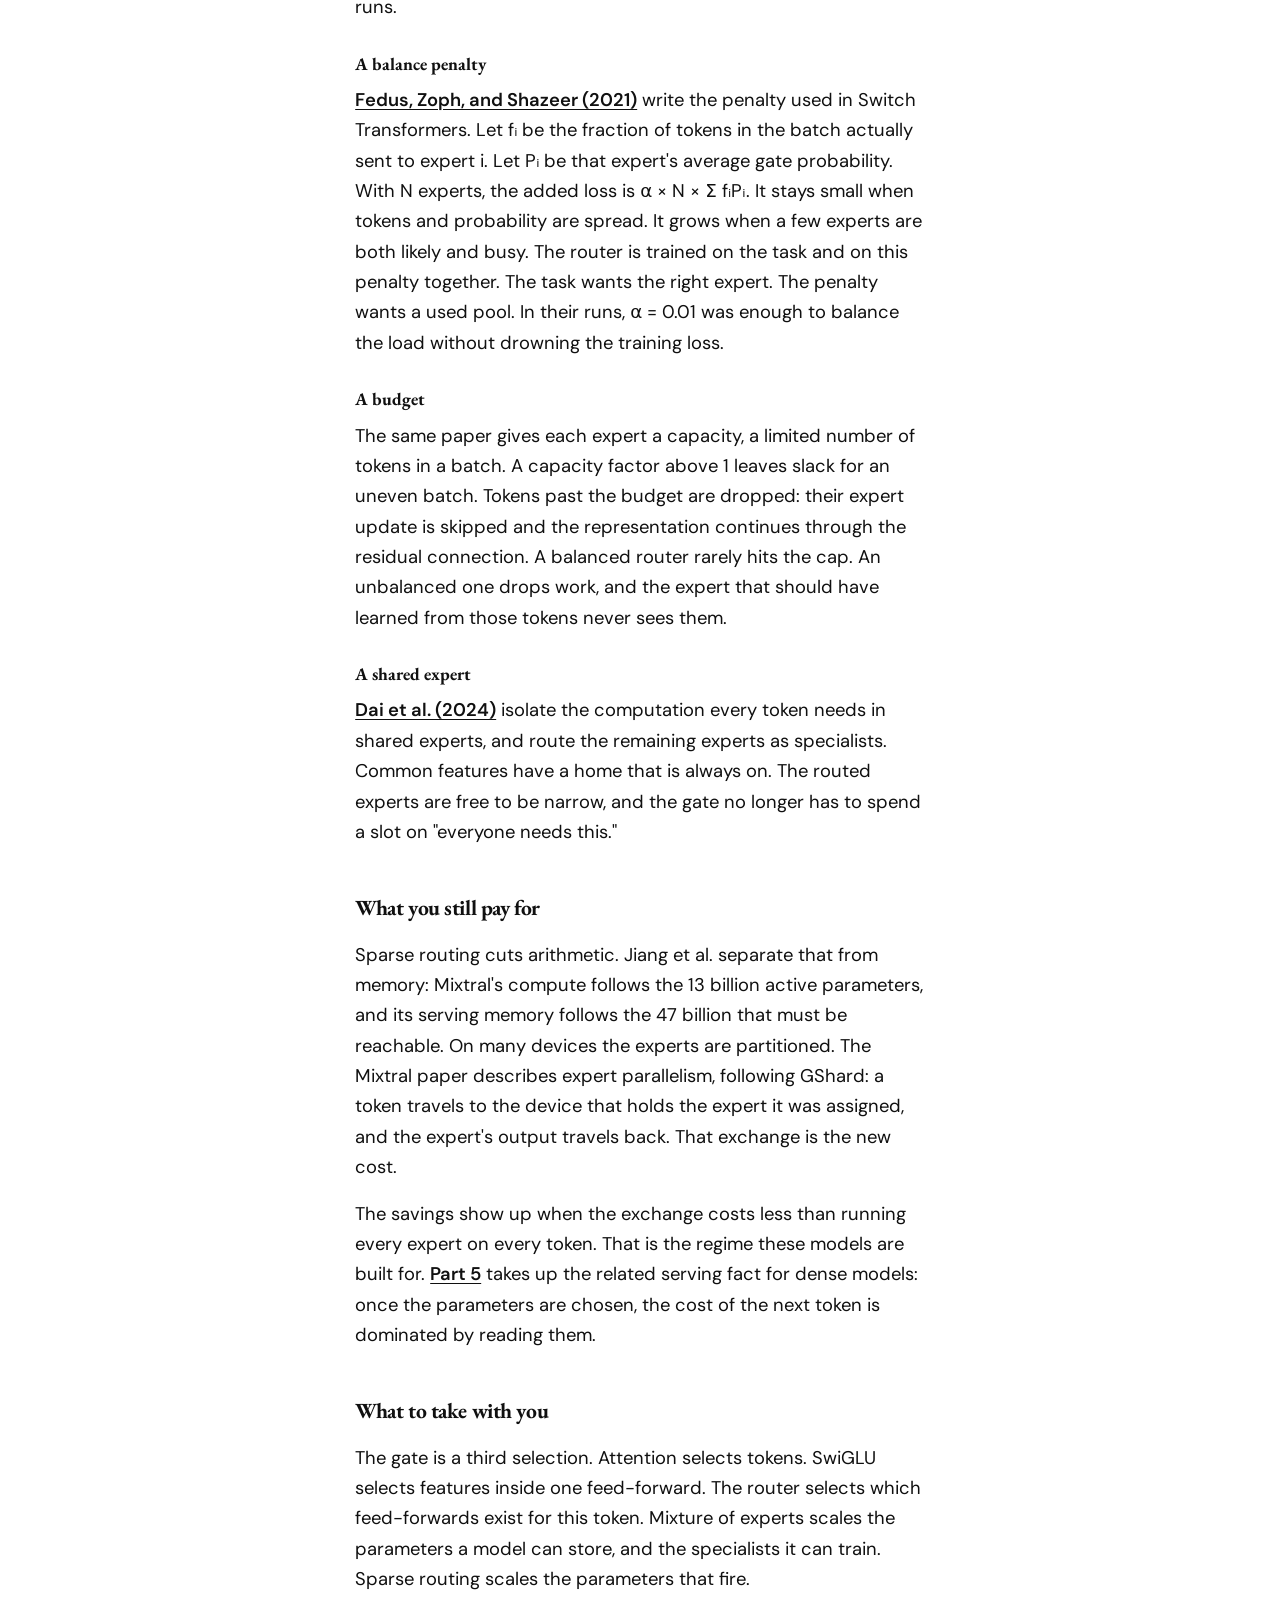
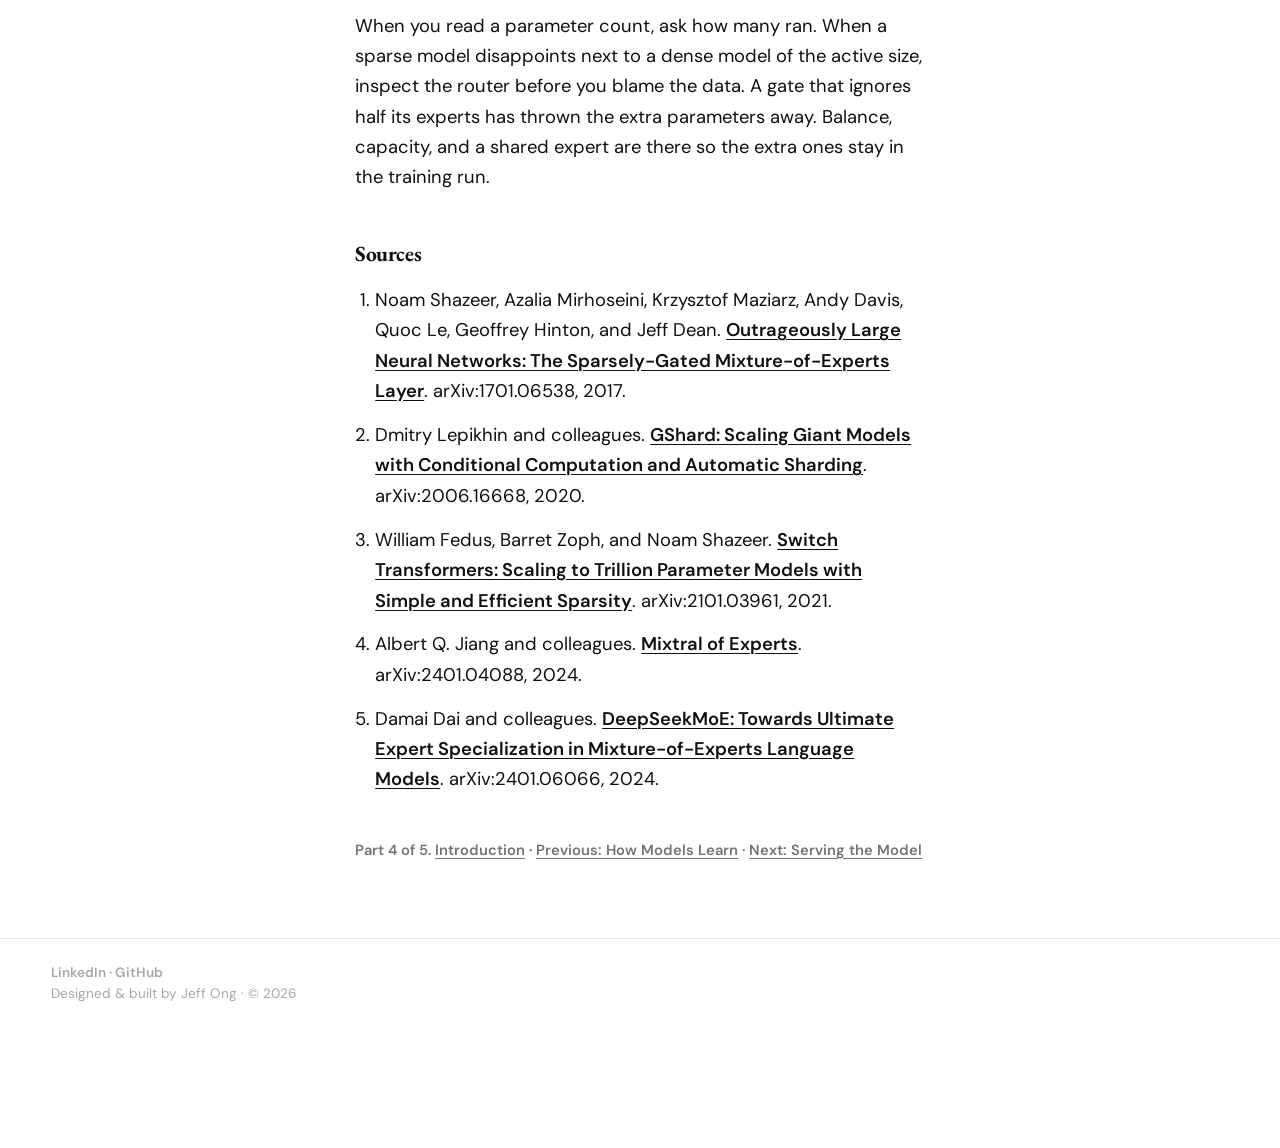
<file: articles/scaling-with-experts/index.html>
<!DOCTYPE html>
<html lang="en" data-theme="light">

<head>
  <meta charset="UTF-8">
  <meta name="viewport" content="width=device-width, initial-scale=1.0">
  <title>Inside the Model: Scaling with Experts | Jeff Ong</title>
  <meta name="description"
    content="How mixture-of-experts models, sparse routing, and gating networks grow the parameter count without running every parameter.">
  <meta name="author" content="Jeff Ong">
  <link rel="canonical" href="https://jeff-ong.com/articles/scaling-with-experts/">
  <meta property="og:title" content="Inside the Model: Scaling with Experts">
  <meta property="og:description"
    content="How mixture-of-experts models, sparse routing, and gating networks grow the parameter count without running every parameter.">
  <meta property="og:type" content="article">
  <meta property="og:url" content="https://jeff-ong.com/articles/scaling-with-experts/">
  <meta property="article:published_time" content="2026-11-07">
  <meta property="article:author" content="Jeff Ong">
  <meta name="twitter:card" content="summary">
  <meta name="twitter:title" content="Inside the Model: Scaling with Experts">
  <meta name="twitter:description"
    content="How mixture-of-experts models, sparse routing, and gating networks grow the parameter count without running every parameter.">
  <link rel="icon" type="image/svg+xml" href="/favicon.svg">
  <link rel="preconnect" href="https://fonts.googleapis.com">
  <link rel="preconnect" href="https://fonts.gstatic.com" crossorigin>
  <link
    href="https://fonts.googleapis.com/css2?family=DM+Sans:ital,opsz,wght@0,9..40,400;0,9..40,500;0,9..40,600;0,9..40,700;0,9..40,800;1,9..40,400&family=EB+Garamond:ital,wght@0,400;0,500;0,600;0,700;0,800;1,400;1,500&display=swap"
    rel="stylesheet">
  <link rel="stylesheet" href="/styles.css">
  <script type="application/ld+json">
    {
      "@context": "https://schema.org",
      "@type": "Article",
      "headline": "Inside the Model: Scaling with Experts",
      "description": "How mixture-of-experts models, sparse routing, and gating networks grow the parameter count without running every parameter.",
      "datePublished": "2026-11-07",
      "dateModified": "2026-11-07",
      "author": {
        "@type": "Person",
        "name": "Jeff Ong",
        "url": "https://jeff-ong.com/"
      },
      "publisher": {
        "@type": "Person",
        "name": "Jeff Ong",
        "url": "https://jeff-ong.com/"
      },
      "mainEntityOfPage": "https://jeff-ong.com/articles/scaling-with-experts/",
      "isPartOf": {
        "@type": "CreativeWorkSeries",
        "name": "Inside the Model"
      },
      "position": 4,
      "inLanguage": "en"
    }
  </script>
</head>

<body>
  <header class="site-header">
    <a class="brand" href="/" aria-label="Jeff Ong">JO</a>
    <nav class="site-nav" aria-label="Primary">
      <ul id="nav-menu" class="nav-links">
        <li><a href="/#writing">Articles</a></li>
        <li><a href="/#experiments">Experiments</a></li>
        <li><a href="/Resume-Jeff-Ong.md" download="Jeff-Ong-Resume.md">Resume</a></li>
      </ul>
      <button class="nav-toggle" aria-expanded="false" aria-controls="nav-menu" aria-label="Toggle navigation">
        <span></span>
        <span></span>
        <span></span>
      </button>
    </nav>
    <button class="theme-toggle" type="button" aria-label="Toggle dark mode">
      <span class="theme-icon theme-icon--light" aria-hidden="true">☀</span>
      <span class="theme-icon theme-icon--dark" aria-hidden="true">☾</span>
    </button>
  </header>

  <main class="article-page">
    <article>
      <a class="article-back" href="/#writing"><svg xmlns="http://www.w3.org/2000/svg" width="16" height="16" viewBox="0 0 24 24" fill="none" stroke="currentColor" stroke-width="2" stroke-linecap="round" stroke-linejoin="round" aria-hidden="true"><path d="M19 12H5"/><path d="M12 19l-7-7 7-7"/></svg>Articles</a>
      <h1 class="article-title">Inside the Model: Scaling with Experts</h1>
      <time class="project-date" datetime="2026-11-07">November 7, 2026</time>
      <p class="article-dek">A dense model spends every parameter on every token. A mixture of experts stores a much larger feed-forward pool, and a gate wakes a few of them.</p>
      <nav class="series-links" aria-label="Series">Part 4 of 5. <a href="/articles/inside-the-model/">Introduction</a> · <a href="/articles/how-models-learn/">Previous: How Models Learn</a> · <a href="/articles/serving-the-model/">Next: Serving the Model</a></nav>

      <div class="article-body">
        <aside class="tldr" aria-label="TLDR">
          <h2>TLDR</h2>
          <ul>
            <li>Most of a transformer's parameters sit in the feed-forward block. A dense model runs that whole block on every token.</li>
            <li>A mixture of experts replaces the block with many copies, and runs a few of them.</li>
            <li>The gating network scores every expert. Sparse routing keeps the top scores and renormalizes them.</li>
            <li>Attention stays shared. Specialization lives in the feed-forward slot, which is where the parameters are.</li>
            <li>A balance penalty and a per-expert token budget keep the gate from sending every token to the same expert.</li>
            <li>Compute follows the experts that ran. Memory still has to reach the experts the gate might choose.</li>
          </ul>
        </aside>

        <section aria-labelledby="dense">
          <h2 id="dense">Every parameter, every token</h2>
          <p>In the block from <a href="/articles/the-core-engine/">part 1</a>, attention mixes positions and the feed-forward rewrites each position. Count the matrices. Attention is a handful of projections, each the width of the residual stream. The SwiGLU feed-forward is three projections with an inner width several times larger. In a dense transformer that feed-forward is most of the parameter count, and every token walks through all of it.</p>
          <p>Scaling that design has meant wider matrices and a deeper stack. Quality has followed the size. So has the bill. At inference every parameter is read, including the ones this token had no use for.</p>
          <p>A mixture of experts grows the feed-forward pool and touches a slice of it.</p>
        </section>

        <section aria-labelledby="pool">
          <h2 id="pool">A pool of experts</h2>
          <p><a href="https://arxiv.org/abs/1701.06538" target="_blank" rel="noopener noreferrer">Shazeer et al. (2017)</a> replace one feed-forward layer with a sparsely gated pool of them. Attention stays shared by every token. Each expert is an ordinary feed-forward layer with its own weights. A token that needs code and a token that needs ordinary prose can be sent to different experts. The choice can also change from layer to layer. A lower layer may use a broad expert. A higher layer may use one that has absorbed a narrower habit of the data.</p>
          <p><a href="https://arxiv.org/abs/2401.04088" target="_blank" rel="noopener noreferrer">Jiang et al. (2024)</a> give the picture in Mixtral 8×7B. Each layer holds 8 feed-forward experts. The router picks 2, and the chosen pair can change from token to token and from layer to layer. The paper reports 47 billion parameters stored and 13 billion active during inference. The headline count is the pool. The active count is the forward pass. The same paper separates the bill: inference compute follows the 13 billion that ran, and serving memory follows the 47 billion that have to be reachable.</p>
        </section>

        <section aria-labelledby="gate">
          <h2 id="gate">The gating network</h2>
          <p>The gate is a linear layer. It maps the token's vector to one score per expert. Jiang et al. implement it as a softmax over the top-k logits of that layer, the form used in <a href="https://arxiv.org/abs/2006.16668" target="_blank" rel="noopener noreferrer">GShard</a> (Lepikhin et al., 2020). Left as a softmax over every expert, the mixture would be soft, and every expert would still run.</p>
          <p>Sparse routing keeps the top k scores, sets the rest to zero, and renormalizes the survivors so they sum to one again. For Mixtral, k is 2.</p>
          <p class="formula">y = g₁ · Expert₁(x) + g₂ · Expert₂(x)</p>
          <p>g₁ and g₂ are the renormalized gate weights. Each expert returns a vector the width of the residual stream. The weighted sum is added back the way a single feed-forward output would be. From the rest of the block, the slot looks the same. The selection happened inside it.</p>
          <p>The forward choice is discrete. An expert is on or off for this token. The backward pass still needs a signal for the scores that made the choice. Training treats the selected set as fixed on the way forward, and sends gradient through the gate weights of the experts that ran. The router can learn to raise a useful expert and to lower a poor one. Experts that were off get no gradient from that token.</p>
        </section>

        <section aria-labelledby="honest-gate">
          <h2 id="honest-gate">Keeping the gate honest</h2>
          <p>A gate with no further pressure collapses. Early in training one or two experts pull ahead. The router notices. Soon every token goes there. The idle experts stop learning. You have paid for a large model, and you are training a small one.</p>
          <p>Switch Transformers answer that collapse with a penalty and a budget. A later design adds a third piece, an expert that always runs.</p>
          <h3>A balance penalty</h3>
          <p><a href="https://arxiv.org/abs/2101.03961" target="_blank" rel="noopener noreferrer">Fedus, Zoph, and Shazeer (2021)</a> write the penalty used in Switch Transformers. Let fᵢ be the fraction of tokens in the batch actually sent to expert i. Let Pᵢ be that expert's average gate probability. With N experts, the added loss is α × N × Σ fᵢPᵢ. It stays small when tokens and probability are spread. It grows when a few experts are both likely and busy. The router is trained on the task and on this penalty together. The task wants the right expert. The penalty wants a used pool. In their runs, α = 0.01 was enough to balance the load without drowning the training loss.</p>
          <h3>A budget</h3>
          <p>The same paper gives each expert a capacity, a limited number of tokens in a batch. A capacity factor above 1 leaves slack for an uneven batch. Tokens past the budget are dropped: their expert update is skipped and the representation continues through the residual connection. A balanced router rarely hits the cap. An unbalanced one drops work, and the expert that should have learned from those tokens never sees them.</p>
          <h3>A shared expert</h3>
          <p><a href="https://arxiv.org/abs/2401.06066" target="_blank" rel="noopener noreferrer">Dai et al. (2024)</a> isolate the computation every token needs in shared experts, and route the remaining experts as specialists. Common features have a home that is always on. The routed experts are free to be narrow, and the gate no longer has to spend a slot on "everyone needs this."</p>
        </section>

        <section aria-labelledby="the-bill">
          <h2 id="the-bill">What you still pay for</h2>
          <p>Sparse routing cuts arithmetic. Jiang et al. separate that from memory: Mixtral's compute follows the 13 billion active parameters, and its serving memory follows the 47 billion that must be reachable. On many devices the experts are partitioned. The Mixtral paper describes expert parallelism, following GShard: a token travels to the device that holds the expert it was assigned, and the expert's output travels back. That exchange is the new cost.</p>
          <p>The savings show up when the exchange costs less than running every expert on every token. That is the regime these models are built for. <a href="/articles/serving-the-model/">Part 5</a> takes up the related serving fact for dense models: once the parameters are chosen, the cost of the next token is dominated by reading them.</p>
        </section>

        <section aria-labelledby="takeaway">
          <h2 id="takeaway">What to take with you</h2>
          <p>The gate is a third selection. Attention selects tokens. SwiGLU selects features inside one feed-forward. The router selects which feed-forwards exist for this token. Mixture of experts scales the parameters a model can store, and the specialists it can train. Sparse routing scales the parameters that fire.</p>
          <p>When you read a parameter count, ask how many ran. When a sparse model disappoints next to a dense model of the active size, inspect the router before you blame the data. A gate that ignores half its experts has thrown the extra parameters away. Balance, capacity, and a shared expert are there so the extra ones stay in the training run.</p>
        </section>

        <section aria-labelledby="papers">
          <h2 id="papers">Sources</h2>
          <ol class="refs">
            <li>Noam Shazeer, Azalia Mirhoseini, Krzysztof Maziarz, Andy Davis, Quoc Le, Geoffrey Hinton, and Jeff Dean. <a href="https://arxiv.org/abs/1701.06538" target="_blank" rel="noopener noreferrer">Outrageously Large Neural Networks: The Sparsely-Gated Mixture-of-Experts Layer</a>. arXiv:1701.06538, 2017.</li>
            <li>Dmitry Lepikhin and colleagues. <a href="https://arxiv.org/abs/2006.16668" target="_blank" rel="noopener noreferrer">GShard: Scaling Giant Models with Conditional Computation and Automatic Sharding</a>. arXiv:2006.16668, 2020.</li>
            <li>William Fedus, Barret Zoph, and Noam Shazeer. <a href="https://arxiv.org/abs/2101.03961" target="_blank" rel="noopener noreferrer">Switch Transformers: Scaling to Trillion Parameter Models with Simple and Efficient Sparsity</a>. arXiv:2101.03961, 2021.</li>
            <li>Albert Q. Jiang and colleagues. <a href="https://arxiv.org/abs/2401.04088" target="_blank" rel="noopener noreferrer">Mixtral of Experts</a>. arXiv:2401.04088, 2024.</li>
            <li>Damai Dai and colleagues. <a href="https://arxiv.org/abs/2401.06066" target="_blank" rel="noopener noreferrer">DeepSeekMoE: Towards Ultimate Expert Specialization in Mixture-of-Experts Language Models</a>. arXiv:2401.06066, 2024.</li>
          </ol>
        </section>
      </div>
      <nav class="series-links" aria-label="Series">Part 4 of 5. <a href="/articles/inside-the-model/">Introduction</a> · <a href="/articles/how-models-learn/">Previous: How Models Learn</a> · <a href="/articles/serving-the-model/">Next: Serving the Model</a></nav>
    </article>
  </main>

  <footer class="site-footer">
    <p class="footer-links">
      <a href="https://linkedin.com/in/jeff-ong" target="_blank" rel="noopener noreferrer">LinkedIn</a>
      · <a href="https://github.com/arcpx-eng" target="_blank" rel="noopener noreferrer">GitHub</a>
    </p>
    <p>Designed &amp; built by Jeff Ong · © 2026</p>
  </footer>

  <div id="cookie-banner" class="cookie-banner" role="region" aria-label="Analytics consent" hidden>
    <p>This site uses Google Analytics to count visits. It stays off unless you accept.</p>
    <div class="cookie-banner-actions">
      <button type="button" id="cookie-reject">Reject</button>
      <button type="button" id="cookie-accept">Accept</button>
    </div>
  </div>

  <script src="/main.js"></script>
</body>

</html>
</file>
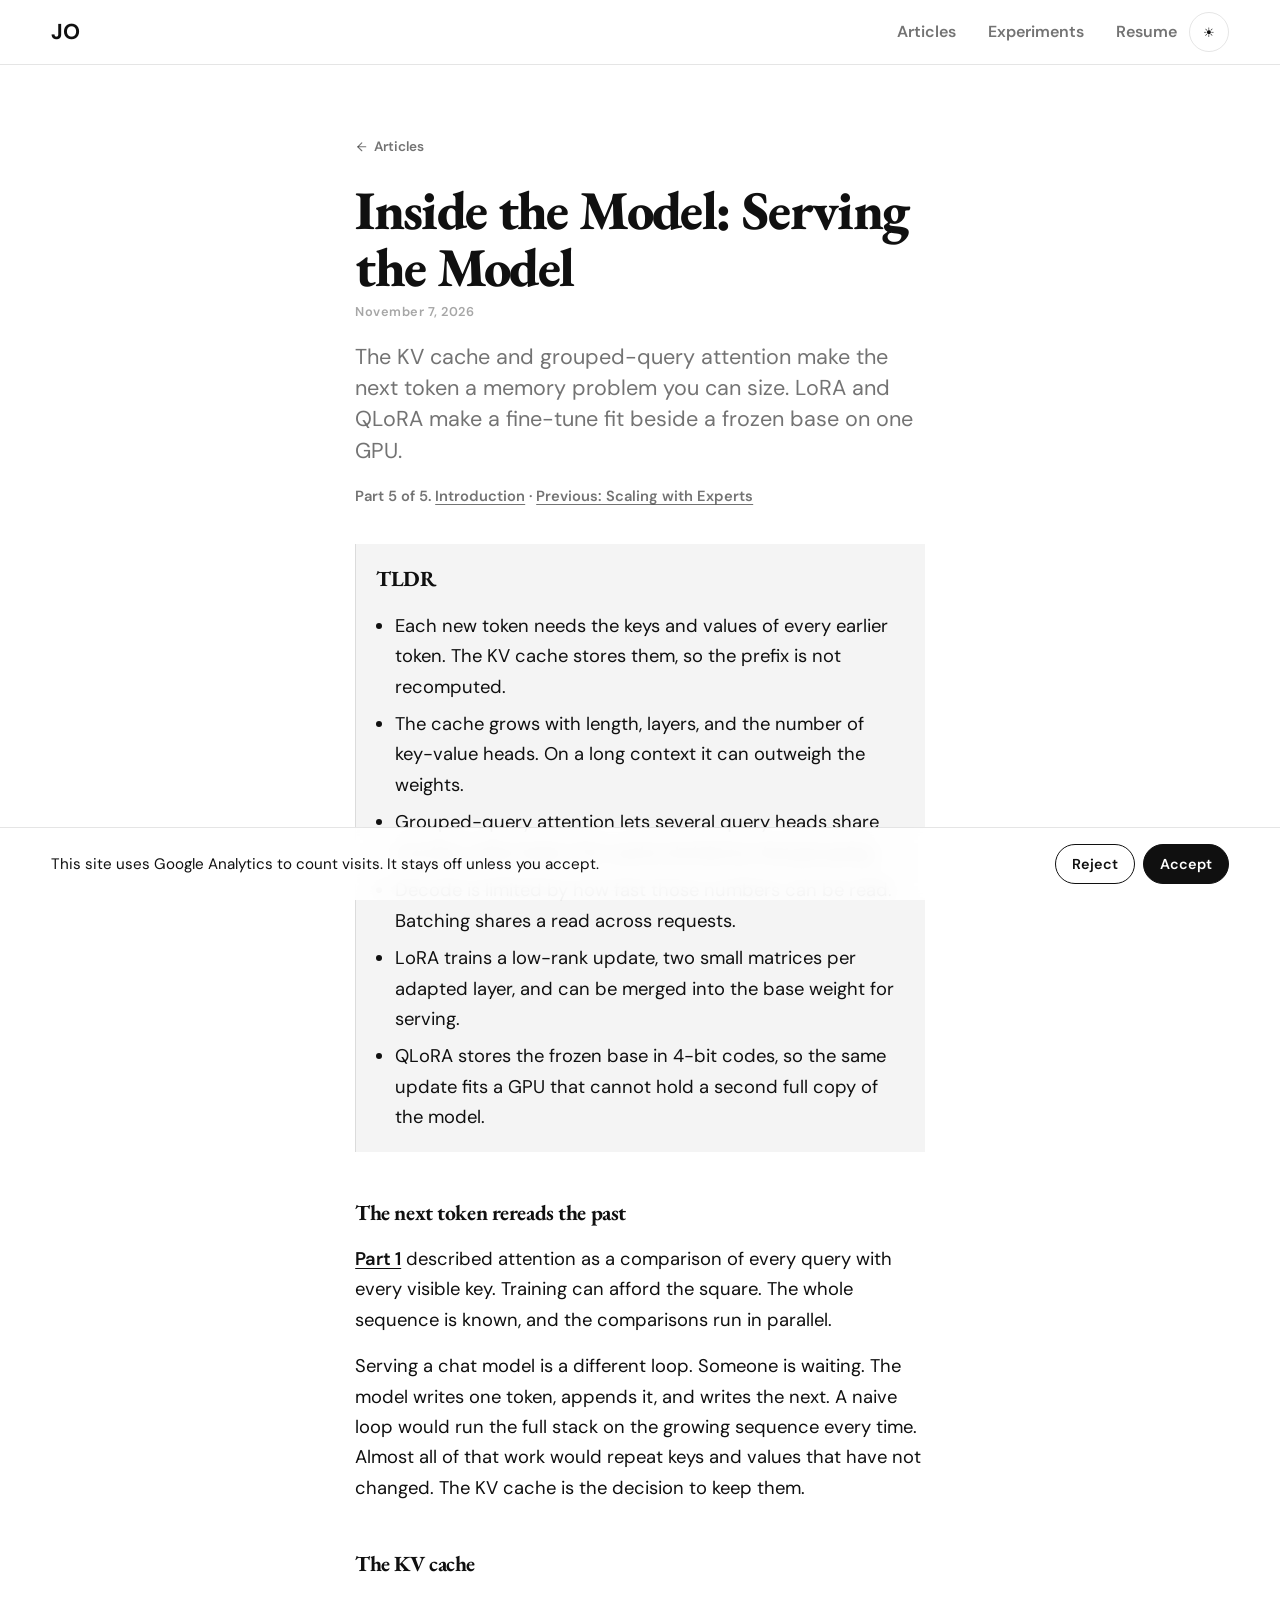
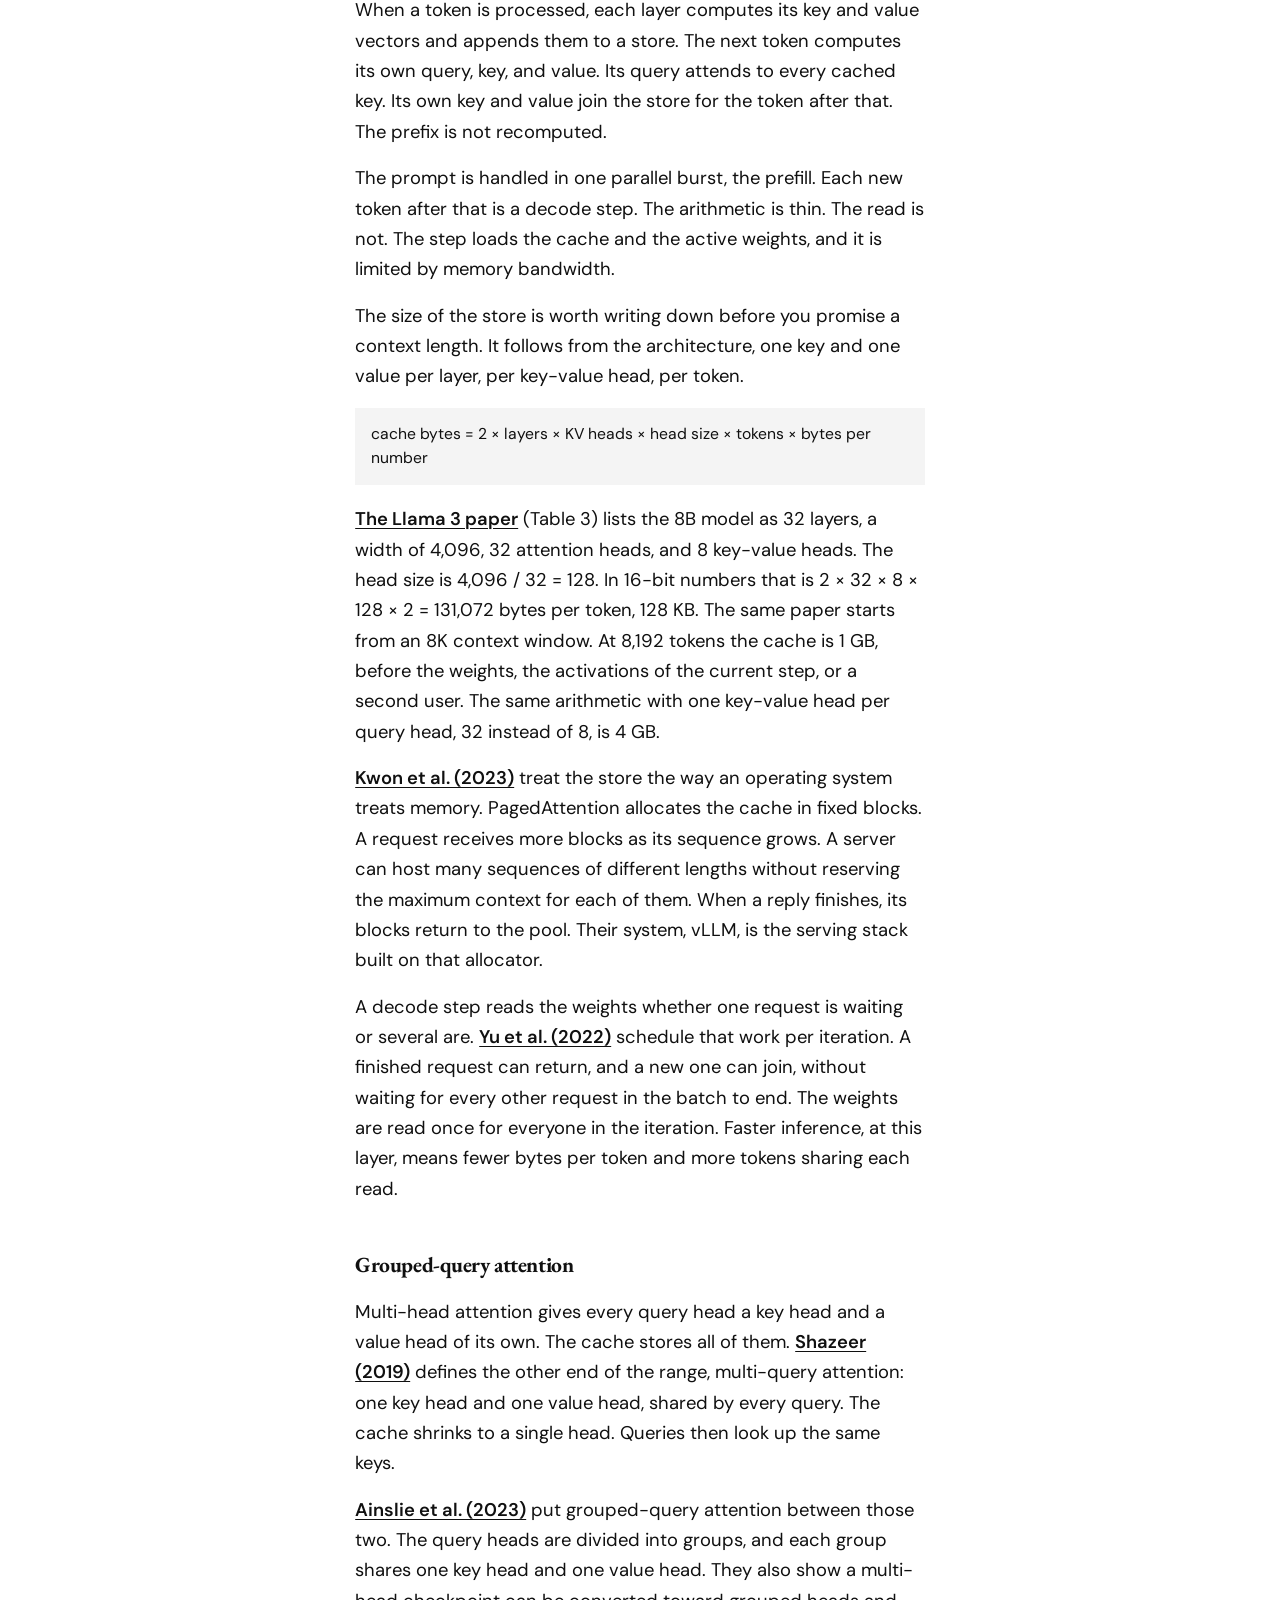
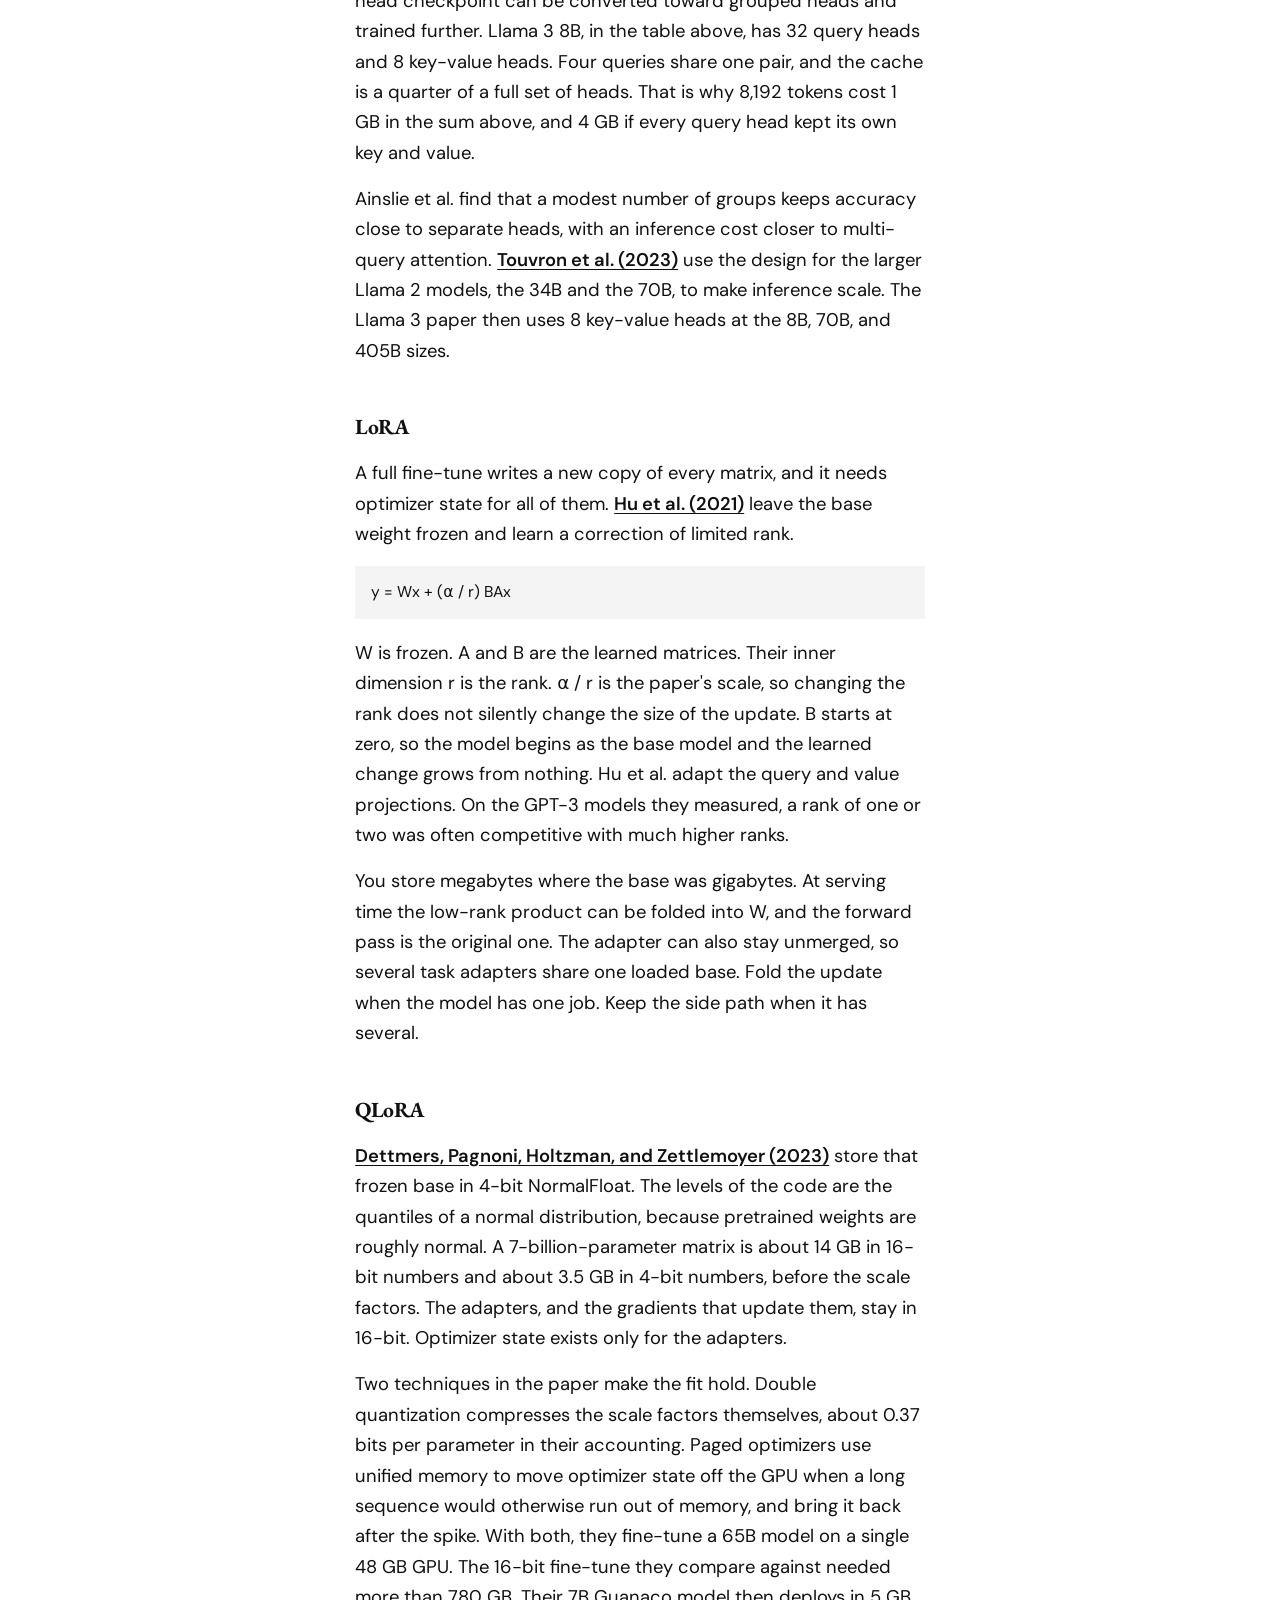
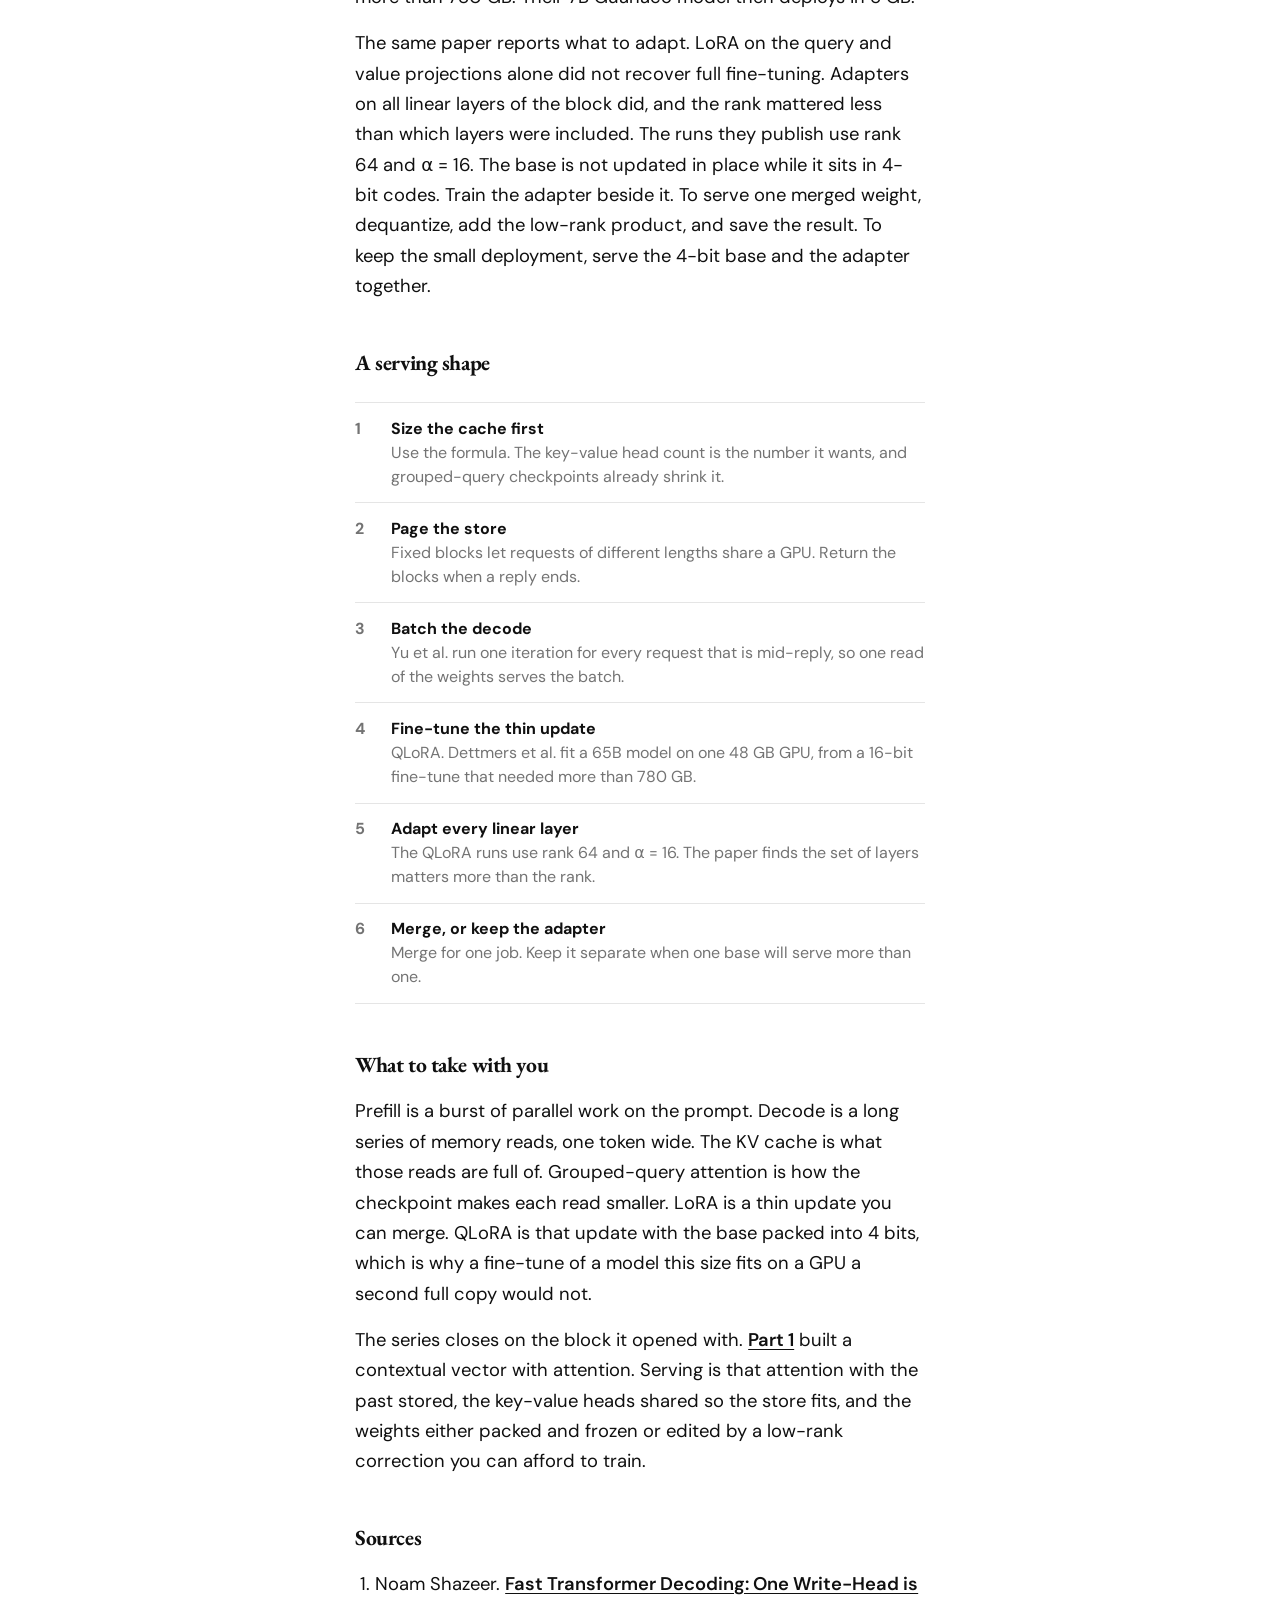
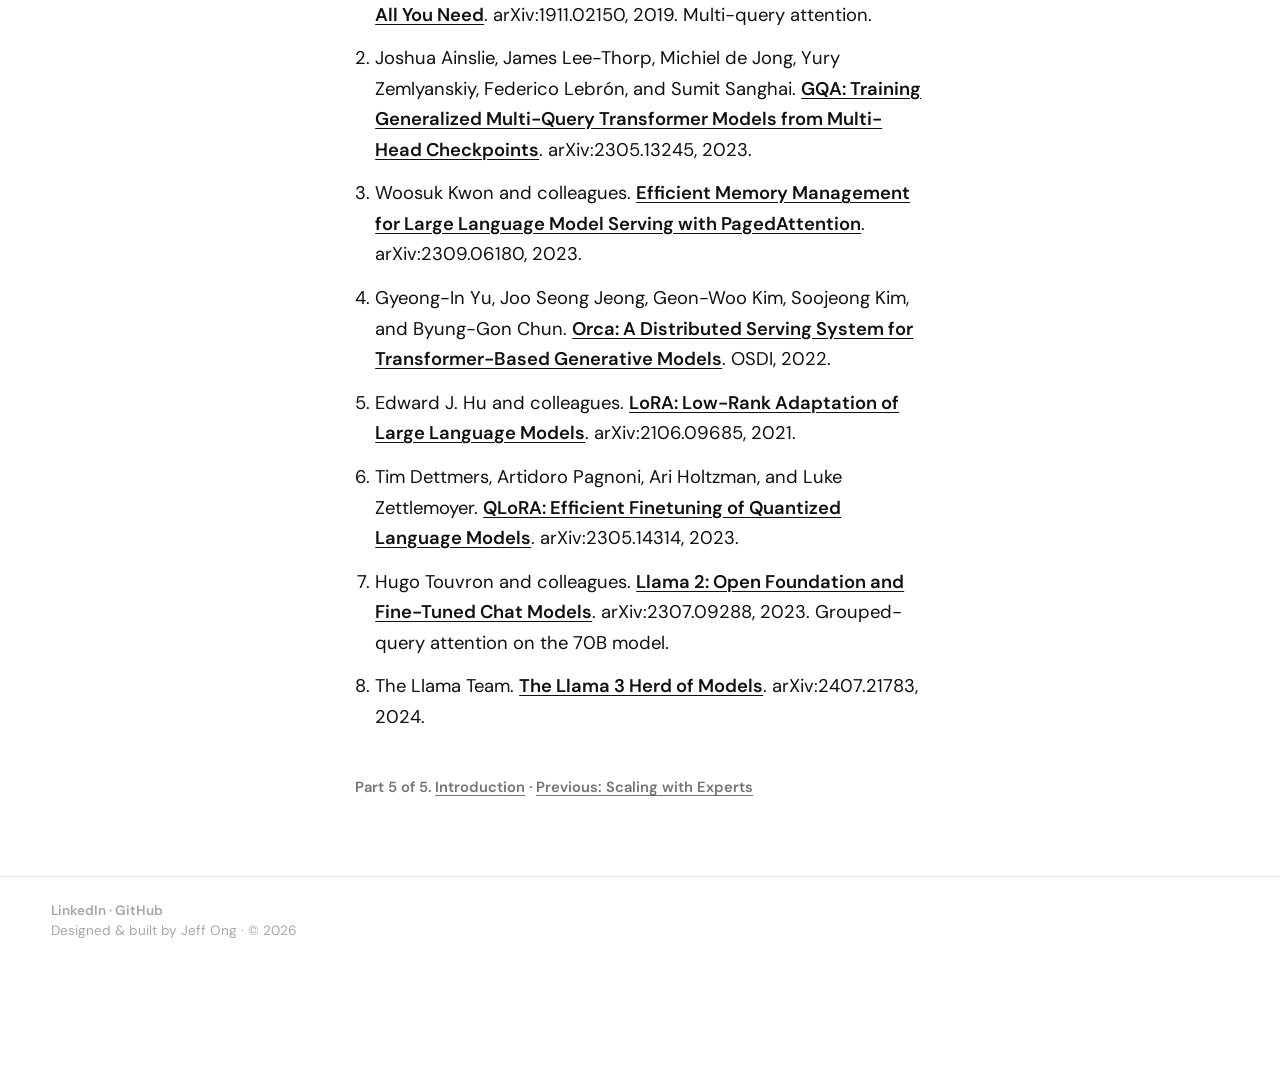
<file: articles/serving-the-model/index.html>
<!DOCTYPE html>
<html lang="en" data-theme="light">

<head>
  <meta charset="UTF-8">
  <meta name="viewport" content="width=device-width, initial-scale=1.0">
  <title>Inside the Model: Serving the Model | Jeff Ong</title>
  <meta name="description"
    content="How the KV cache and grouped-query attention speed up inference, and how LoRA and QLoRA fine-tune a model on one GPU.">
  <meta name="author" content="Jeff Ong">
  <link rel="canonical" href="https://jeff-ong.com/articles/serving-the-model/">
  <meta property="og:title" content="Inside the Model: Serving the Model">
  <meta property="og:description"
    content="How the KV cache and grouped-query attention speed up inference, and how LoRA and QLoRA fine-tune a model on one GPU.">
  <meta property="og:type" content="article">
  <meta property="og:url" content="https://jeff-ong.com/articles/serving-the-model/">
  <meta property="article:published_time" content="2026-11-07">
  <meta property="article:author" content="Jeff Ong">
  <meta name="twitter:card" content="summary">
  <meta name="twitter:title" content="Inside the Model: Serving the Model">
  <meta name="twitter:description"
    content="How the KV cache and grouped-query attention speed up inference, and how LoRA and QLoRA fine-tune a model on one GPU.">
  <link rel="icon" type="image/svg+xml" href="/favicon.svg">
  <link rel="preconnect" href="https://fonts.googleapis.com">
  <link rel="preconnect" href="https://fonts.gstatic.com" crossorigin>
  <link
    href="https://fonts.googleapis.com/css2?family=DM+Sans:ital,opsz,wght@0,9..40,400;0,9..40,500;0,9..40,600;0,9..40,700;0,9..40,800;1,9..40,400&family=EB+Garamond:ital,wght@0,400;0,500;0,600;0,700;0,800;1,400;1,500&display=swap"
    rel="stylesheet">
  <link rel="stylesheet" href="/styles.css">
  <script type="application/ld+json">
    {
      "@context": "https://schema.org",
      "@type": "Article",
      "headline": "Inside the Model: Serving the Model",
      "description": "How the KV cache and grouped-query attention speed up inference, and how LoRA and QLoRA fine-tune a model on one GPU.",
      "datePublished": "2026-11-07",
      "dateModified": "2026-11-07",
      "author": {
        "@type": "Person",
        "name": "Jeff Ong",
        "url": "https://jeff-ong.com/"
      },
      "publisher": {
        "@type": "Person",
        "name": "Jeff Ong",
        "url": "https://jeff-ong.com/"
      },
      "mainEntityOfPage": "https://jeff-ong.com/articles/serving-the-model/",
      "isPartOf": {
        "@type": "CreativeWorkSeries",
        "name": "Inside the Model"
      },
      "position": 5,
      "inLanguage": "en"
    }
  </script>
</head>

<body>
  <header class="site-header">
    <a class="brand" href="/" aria-label="Jeff Ong">JO</a>
    <nav class="site-nav" aria-label="Primary">
      <ul id="nav-menu" class="nav-links">
        <li><a href="/#writing">Articles</a></li>
        <li><a href="/#experiments">Experiments</a></li>
        <li><a href="/Resume-Jeff-Ong.md" download="Jeff-Ong-Resume.md">Resume</a></li>
      </ul>
      <button class="nav-toggle" aria-expanded="false" aria-controls="nav-menu" aria-label="Toggle navigation">
        <span></span>
        <span></span>
        <span></span>
      </button>
    </nav>
    <button class="theme-toggle" type="button" aria-label="Toggle dark mode">
      <span class="theme-icon theme-icon--light" aria-hidden="true">☀</span>
      <span class="theme-icon theme-icon--dark" aria-hidden="true">☾</span>
    </button>
  </header>

  <main class="article-page">
    <article>
      <a class="article-back" href="/#writing"><svg xmlns="http://www.w3.org/2000/svg" width="16" height="16" viewBox="0 0 24 24" fill="none" stroke="currentColor" stroke-width="2" stroke-linecap="round" stroke-linejoin="round" aria-hidden="true"><path d="M19 12H5"/><path d="M12 19l-7-7 7-7"/></svg>Articles</a>
      <h1 class="article-title">Inside the Model: Serving the Model</h1>
      <time class="project-date" datetime="2026-11-07">November 7, 2026</time>
      <p class="article-dek">The KV cache and grouped-query attention make the next token a memory problem you can size. LoRA and QLoRA make a fine-tune fit beside a frozen base on one GPU.</p>
      <nav class="series-links" aria-label="Series">Part 5 of 5. <a href="/articles/inside-the-model/">Introduction</a> · <a href="/articles/scaling-with-experts/">Previous: Scaling with Experts</a></nav>

      <div class="article-body">
        <aside class="tldr" aria-label="TLDR">
          <h2>TLDR</h2>
          <ul>
            <li>Each new token needs the keys and values of every earlier token. The KV cache stores them, so the prefix is not recomputed.</li>
            <li>The cache grows with length, layers, and the number of key-value heads. On a long context it can outweigh the weights.</li>
            <li>Grouped-query attention lets several query heads share one key-value head. The cache shrinks by that grouping.</li>
            <li>Decode is limited by how fast those numbers can be read. Batching shares a read across requests.</li>
            <li>LoRA trains a low-rank update, two small matrices per adapted layer, and can be merged into the base weight for serving.</li>
            <li>QLoRA stores the frozen base in 4-bit codes, so the same update fits a GPU that cannot hold a second full copy of the model.</li>
          </ul>
        </aside>

        <section aria-labelledby="reread">
          <h2 id="reread">The next token rereads the past</h2>
          <p><a href="/articles/the-core-engine/">Part 1</a> described attention as a comparison of every query with every visible key. Training can afford the square. The whole sequence is known, and the comparisons run in parallel.</p>
          <p>Serving a chat model is a different loop. Someone is waiting. The model writes one token, appends it, and writes the next. A naive loop would run the full stack on the growing sequence every time. Almost all of that work would repeat keys and values that have not changed. The KV cache is the decision to keep them.</p>
        </section>

        <section aria-labelledby="kv-cache">
          <h2 id="kv-cache">The KV cache</h2>
          <p>When a token is processed, each layer computes its key and value vectors and appends them to a store. The next token computes its own query, key, and value. Its query attends to every cached key. Its own key and value join the store for the token after that. The prefix is not recomputed.</p>
          <p>The prompt is handled in one parallel burst, the prefill. Each new token after that is a decode step. The arithmetic is thin. The read is not. The step loads the cache and the active weights, and it is limited by memory bandwidth.</p>
          <p>The size of the store is worth writing down before you promise a context length. It follows from the architecture, one key and one value per layer, per key-value head, per token.</p>
          <p class="formula">cache bytes = 2 × layers × KV heads × head size × tokens × bytes per number</p>
          <p><a href="https://arxiv.org/abs/2407.21783" target="_blank" rel="noopener noreferrer">The Llama 3 paper</a> (Table 3) lists the 8B model as 32 layers, a width of 4,096, 32 attention heads, and 8 key-value heads. The head size is 4,096 / 32 = 128. In 16-bit numbers that is 2 × 32 × 8 × 128 × 2 = 131,072 bytes per token, 128 KB. The same paper starts from an 8K context window. At 8,192 tokens the cache is 1 GB, before the weights, the activations of the current step, or a second user. The same arithmetic with one key-value head per query head, 32 instead of 8, is 4 GB.</p>
          <p><a href="https://arxiv.org/abs/2309.06180" target="_blank" rel="noopener noreferrer">Kwon et al. (2023)</a> treat the store the way an operating system treats memory. PagedAttention allocates the cache in fixed blocks. A request receives more blocks as its sequence grows. A server can host many sequences of different lengths without reserving the maximum context for each of them. When a reply finishes, its blocks return to the pool. Their system, vLLM, is the serving stack built on that allocator.</p>
          <p>A decode step reads the weights whether one request is waiting or several are. <a href="https://www.usenix.org/conference/osdi22/presentation/yu" target="_blank" rel="noopener noreferrer">Yu et al. (2022)</a> schedule that work per iteration. A finished request can return, and a new one can join, without waiting for every other request in the batch to end. The weights are read once for everyone in the iteration. Faster inference, at this layer, means fewer bytes per token and more tokens sharing each read.</p>
        </section>

        <section aria-labelledby="gqa">
          <h2 id="gqa">Grouped-query attention</h2>
          <p>Multi-head attention gives every query head a key head and a value head of its own. The cache stores all of them. <a href="https://arxiv.org/abs/1911.02150" target="_blank" rel="noopener noreferrer">Shazeer (2019)</a> defines the other end of the range, multi-query attention: one key head and one value head, shared by every query. The cache shrinks to a single head. Queries then look up the same keys.</p>
          <p><a href="https://arxiv.org/abs/2305.13245" target="_blank" rel="noopener noreferrer">Ainslie et al. (2023)</a> put grouped-query attention between those two. The query heads are divided into groups, and each group shares one key head and one value head. They also show a multi-head checkpoint can be converted toward grouped heads and trained further. Llama 3 8B, in the table above, has 32 query heads and 8 key-value heads. Four queries share one pair, and the cache is a quarter of a full set of heads. That is why 8,192 tokens cost 1 GB in the sum above, and 4 GB if every query head kept its own key and value.</p>
          <p>Ainslie et al. find that a modest number of groups keeps accuracy close to separate heads, with an inference cost closer to multi-query attention. <a href="https://arxiv.org/abs/2307.09288" target="_blank" rel="noopener noreferrer">Touvron et al. (2023)</a> use the design for the larger Llama 2 models, the 34B and the 70B, to make inference scale. The Llama 3 paper then uses 8 key-value heads at the 8B, 70B, and 405B sizes.</p>
        </section>

        <section aria-labelledby="lora">
          <h2 id="lora">LoRA</h2>
          <p>A full fine-tune writes a new copy of every matrix, and it needs optimizer state for all of them. <a href="https://arxiv.org/abs/2106.09685" target="_blank" rel="noopener noreferrer">Hu et al. (2021)</a> leave the base weight frozen and learn a correction of limited rank.</p>
          <p class="formula">y = Wx + (α / r) BAx</p>
          <p>W is frozen. A and B are the learned matrices. Their inner dimension r is the rank. α / r is the paper's scale, so changing the rank does not silently change the size of the update. B starts at zero, so the model begins as the base model and the learned change grows from nothing. Hu et al. adapt the query and value projections. On the GPT-3 models they measured, a rank of one or two was often competitive with much higher ranks.</p>
          <p>You store megabytes where the base was gigabytes. At serving time the low-rank product can be folded into W, and the forward pass is the original one. The adapter can also stay unmerged, so several task adapters share one loaded base. Fold the update when the model has one job. Keep the side path when it has several.</p>
        </section>

        <section aria-labelledby="qlora">
          <h2 id="qlora">QLoRA</h2>
          <p><a href="https://arxiv.org/abs/2305.14314" target="_blank" rel="noopener noreferrer">Dettmers, Pagnoni, Holtzman, and Zettlemoyer (2023)</a> store that frozen base in 4-bit NormalFloat. The levels of the code are the quantiles of a normal distribution, because pretrained weights are roughly normal. A 7-billion-parameter matrix is about 14 GB in 16-bit numbers and about 3.5 GB in 4-bit numbers, before the scale factors. The adapters, and the gradients that update them, stay in 16-bit. Optimizer state exists only for the adapters.</p>
          <p>Two techniques in the paper make the fit hold. Double quantization compresses the scale factors themselves, about 0.37 bits per parameter in their accounting. Paged optimizers use unified memory to move optimizer state off the GPU when a long sequence would otherwise run out of memory, and bring it back after the spike. With both, they fine-tune a 65B model on a single 48 GB GPU. The 16-bit fine-tune they compare against needed more than 780 GB. Their 7B Guanaco model then deploys in 5 GB.</p>
          <p>The same paper reports what to adapt. LoRA on the query and value projections alone did not recover full fine-tuning. Adapters on all linear layers of the block did, and the rank mattered less than which layers were included. The runs they publish use rank 64 and α = 16. The base is not updated in place while it sits in 4-bit codes. Train the adapter beside it. To serve one merged weight, dequantize, add the low-rank product, and save the result. To keep the small deployment, serve the 4-bit base and the adapter together.</p>
        </section>

        <section aria-labelledby="serving-shape">
          <h2 id="serving-shape">A serving shape</h2>
          <ol class="roadmap">
            <li>
              <span class="roadmap-step">1</span>
              <div>
                <strong>Size the cache first</strong>
                <span>Use the formula. The key-value head count is the number it wants, and grouped-query checkpoints already shrink it.</span>
              </div>
            </li>
            <li>
              <span class="roadmap-step">2</span>
              <div>
                <strong>Page the store</strong>
                <span>Fixed blocks let requests of different lengths share a GPU. Return the blocks when a reply ends.</span>
              </div>
            </li>
            <li>
              <span class="roadmap-step">3</span>
              <div>
                <strong>Batch the decode</strong>
                <span>Yu et al. run one iteration for every request that is mid-reply, so one read of the weights serves the batch.</span>
              </div>
            </li>
            <li>
              <span class="roadmap-step">4</span>
              <div>
                <strong>Fine-tune the thin update</strong>
                <span>QLoRA. Dettmers et al. fit a 65B model on one 48 GB GPU, from a 16-bit fine-tune that needed more than 780 GB.</span>
              </div>
            </li>
            <li>
              <span class="roadmap-step">5</span>
              <div>
                <strong>Adapt every linear layer</strong>
                <span>The QLoRA runs use rank 64 and α = 16. The paper finds the set of layers matters more than the rank.</span>
              </div>
            </li>
            <li>
              <span class="roadmap-step">6</span>
              <div>
                <strong>Merge, or keep the adapter</strong>
                <span>Merge for one job. Keep it separate when one base will serve more than one.</span>
              </div>
            </li>
          </ol>
        </section>

        <section aria-labelledby="takeaway">
          <h2 id="takeaway">What to take with you</h2>
          <p>Prefill is a burst of parallel work on the prompt. Decode is a long series of memory reads, one token wide. The KV cache is what those reads are full of. Grouped-query attention is how the checkpoint makes each read smaller. LoRA is a thin update you can merge. QLoRA is that update with the base packed into 4 bits, which is why a fine-tune of a model this size fits on a GPU a second full copy would not.</p>
          <p>The series closes on the block it opened with. <a href="/articles/the-core-engine/">Part 1</a> built a contextual vector with attention. Serving is that attention with the past stored, the key-value heads shared so the store fits, and the weights either packed and frozen or edited by a low-rank correction you can afford to train.</p>
        </section>

        <section aria-labelledby="papers">
          <h2 id="papers">Sources</h2>
          <ol class="refs">
            <li>Noam Shazeer. <a href="https://arxiv.org/abs/1911.02150" target="_blank" rel="noopener noreferrer">Fast Transformer Decoding: One Write-Head is All You Need</a>. arXiv:1911.02150, 2019. Multi-query attention.</li>
            <li>Joshua Ainslie, James Lee-Thorp, Michiel de Jong, Yury Zemlyanskiy, Federico Lebrón, and Sumit Sanghai. <a href="https://arxiv.org/abs/2305.13245" target="_blank" rel="noopener noreferrer">GQA: Training Generalized Multi-Query Transformer Models from Multi-Head Checkpoints</a>. arXiv:2305.13245, 2023.</li>
            <li>Woosuk Kwon and colleagues. <a href="https://arxiv.org/abs/2309.06180" target="_blank" rel="noopener noreferrer">Efficient Memory Management for Large Language Model Serving with PagedAttention</a>. arXiv:2309.06180, 2023.</li>
            <li>Gyeong-In Yu, Joo Seong Jeong, Geon-Woo Kim, Soojeong Kim, and Byung-Gon Chun. <a href="https://www.usenix.org/conference/osdi22/presentation/yu" target="_blank" rel="noopener noreferrer">Orca: A Distributed Serving System for Transformer-Based Generative Models</a>. OSDI, 2022.</li>
            <li>Edward J. Hu and colleagues. <a href="https://arxiv.org/abs/2106.09685" target="_blank" rel="noopener noreferrer">LoRA: Low-Rank Adaptation of Large Language Models</a>. arXiv:2106.09685, 2021.</li>
            <li>Tim Dettmers, Artidoro Pagnoni, Ari Holtzman, and Luke Zettlemoyer. <a href="https://arxiv.org/abs/2305.14314" target="_blank" rel="noopener noreferrer">QLoRA: Efficient Finetuning of Quantized Language Models</a>. arXiv:2305.14314, 2023.</li>
            <li>Hugo Touvron and colleagues. <a href="https://arxiv.org/abs/2307.09288" target="_blank" rel="noopener noreferrer">Llama 2: Open Foundation and Fine-Tuned Chat Models</a>. arXiv:2307.09288, 2023. Grouped-query attention on the 70B model.</li>
            <li>The Llama Team. <a href="https://arxiv.org/abs/2407.21783" target="_blank" rel="noopener noreferrer">The Llama 3 Herd of Models</a>. arXiv:2407.21783, 2024.</li>
          </ol>
        </section>
      </div>
      <nav class="series-links" aria-label="Series">Part 5 of 5. <a href="/articles/inside-the-model/">Introduction</a> · <a href="/articles/scaling-with-experts/">Previous: Scaling with Experts</a></nav>
    </article>
  </main>

  <footer class="site-footer">
    <p class="footer-links">
      <a href="https://linkedin.com/in/jeff-ong" target="_blank" rel="noopener noreferrer">LinkedIn</a>
      · <a href="https://github.com/arcpx-eng" target="_blank" rel="noopener noreferrer">GitHub</a>
    </p>
    <p>Designed &amp; built by Jeff Ong · © 2026</p>
  </footer>

  <div id="cookie-banner" class="cookie-banner" role="region" aria-label="Analytics consent" hidden>
    <p>This site uses Google Analytics to count visits. It stays off unless you accept.</p>
    <div class="cookie-banner-actions">
      <button type="button" id="cookie-reject">Reject</button>
      <button type="button" id="cookie-accept">Accept</button>
    </div>
  </div>

  <script src="/main.js"></script>
</body>

</html>
</file>
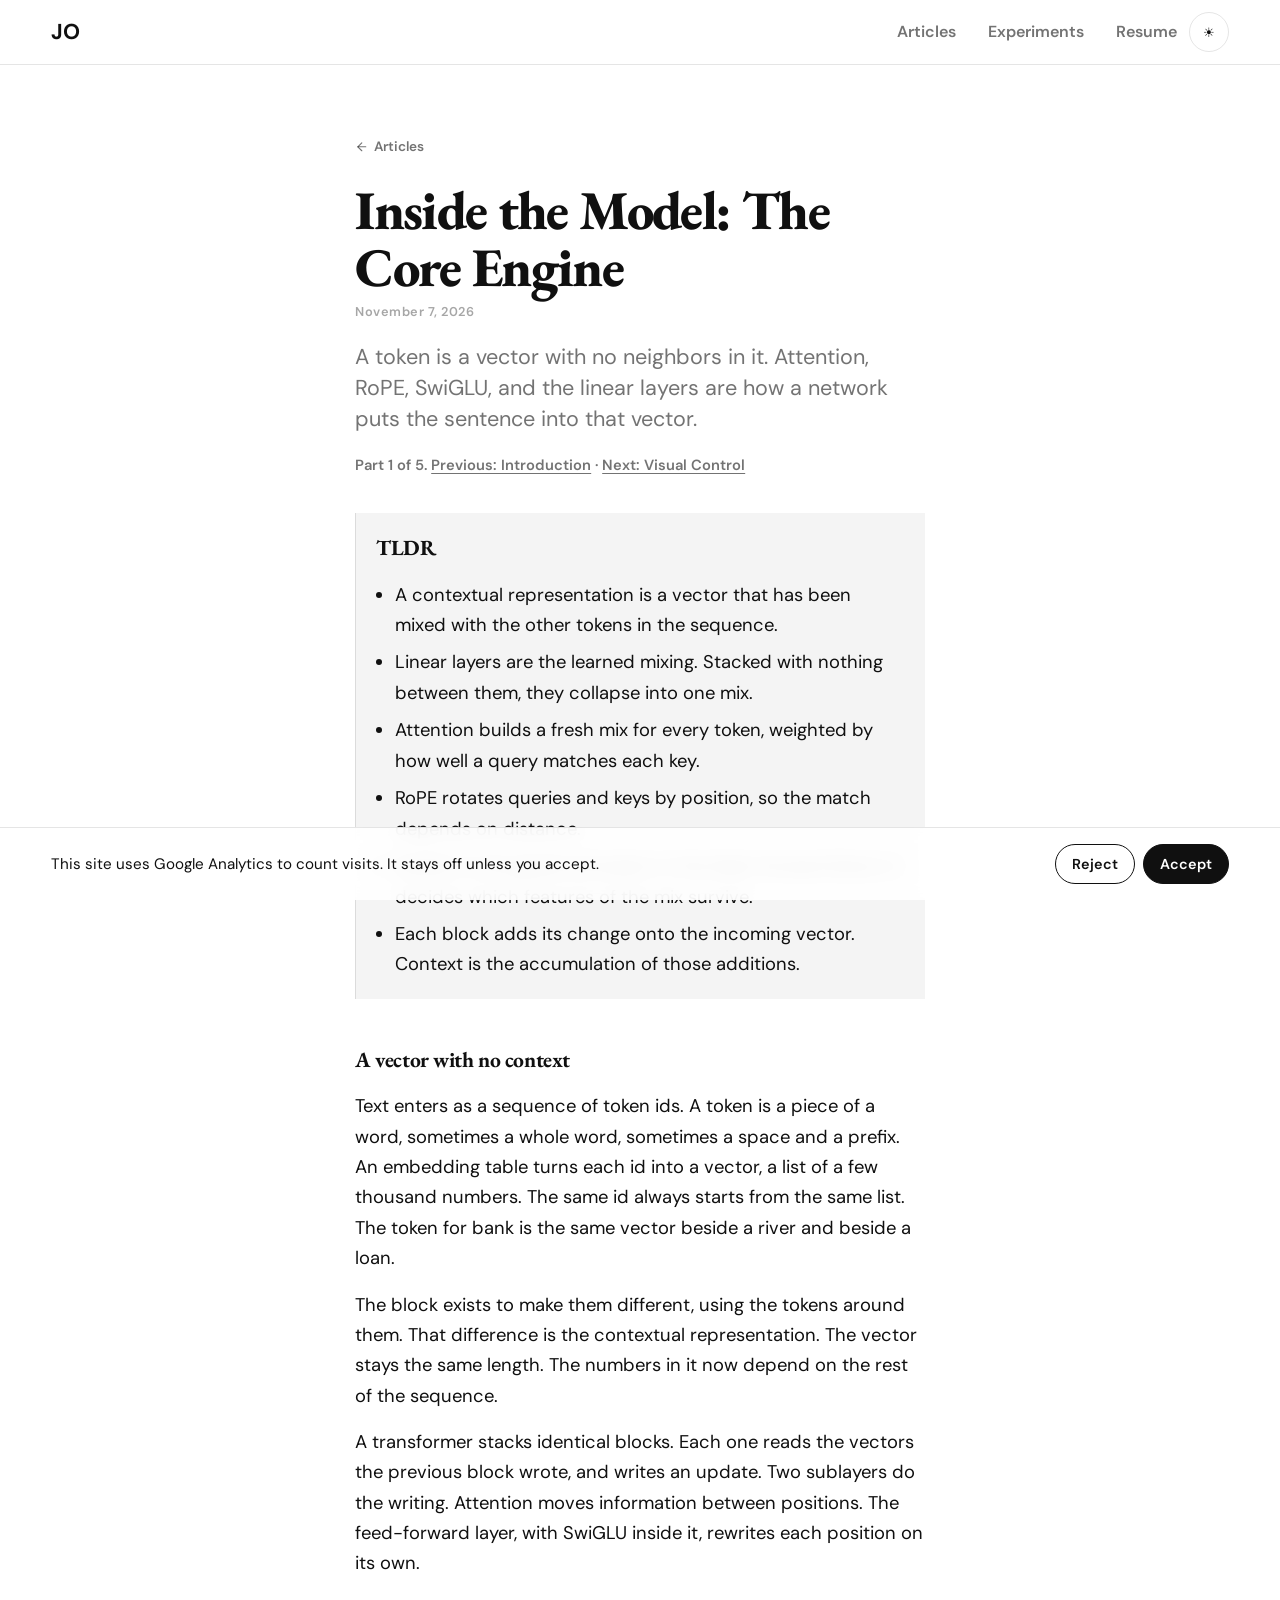
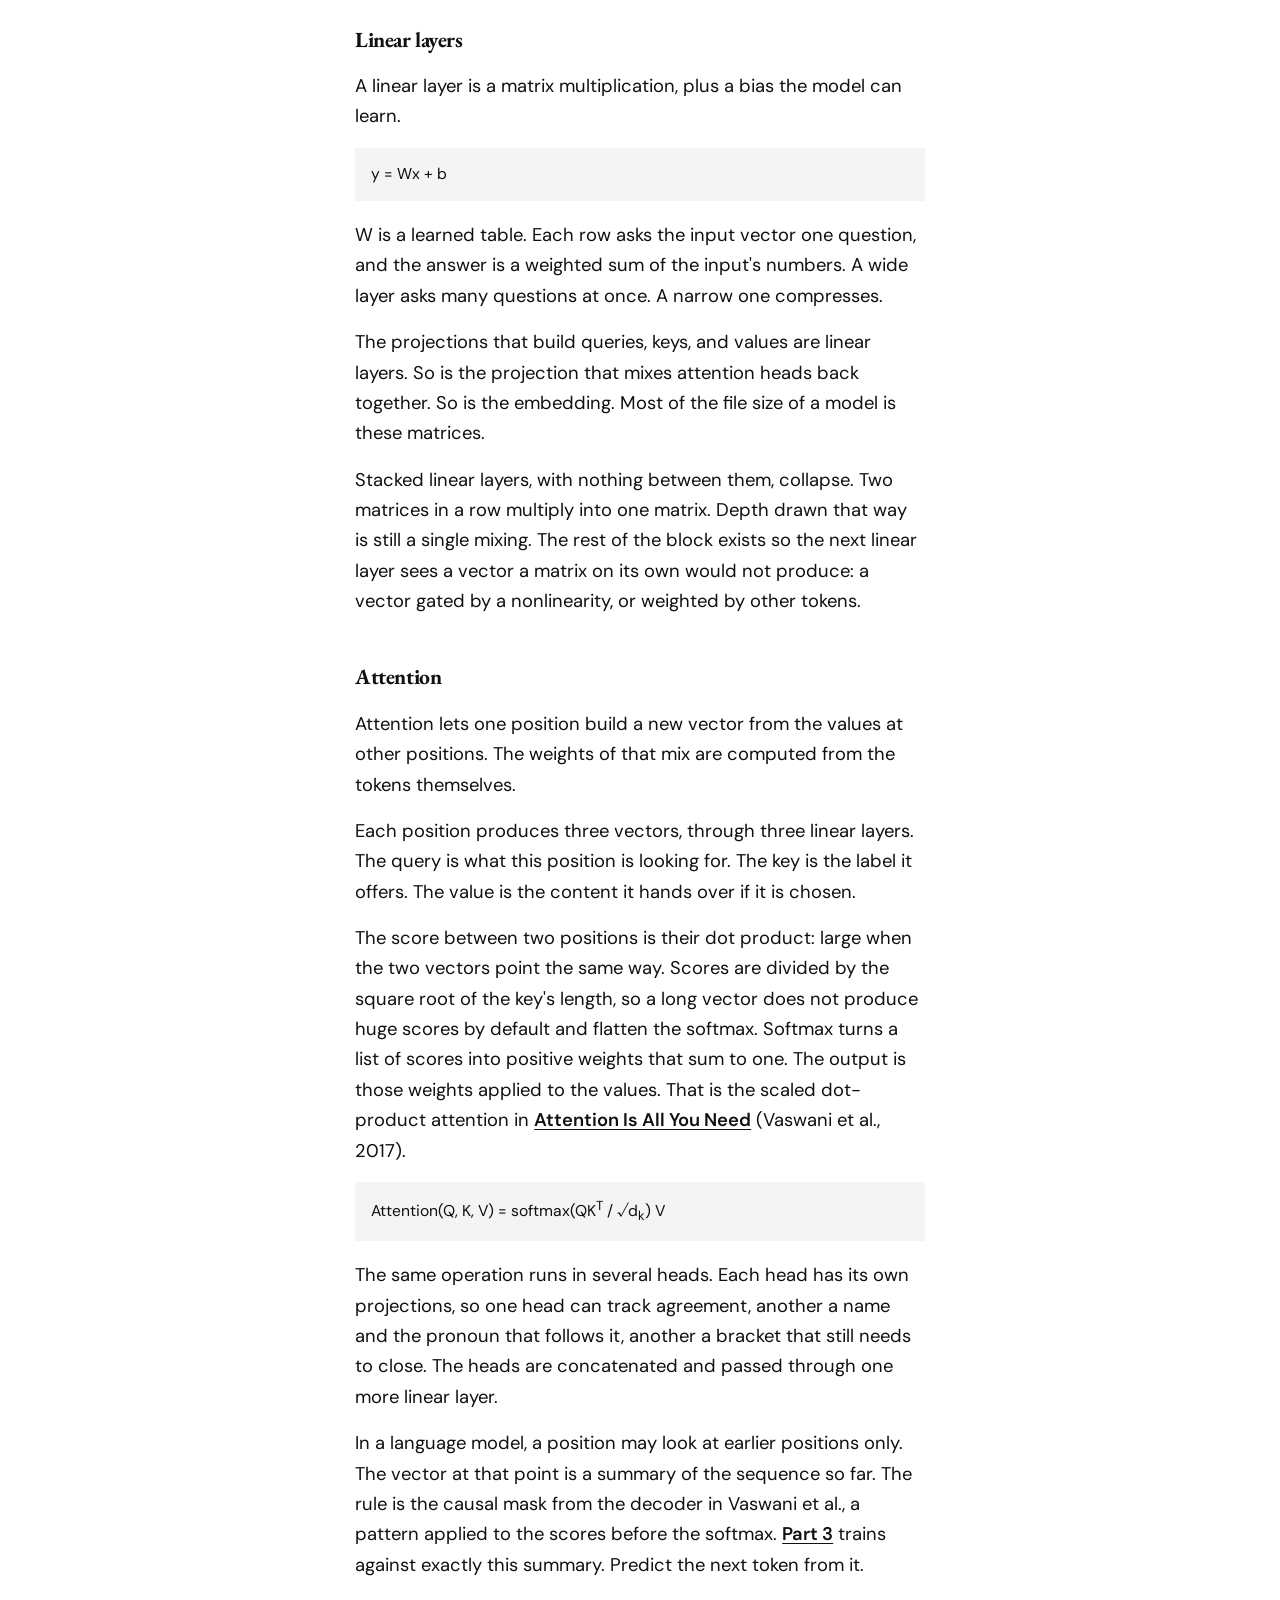
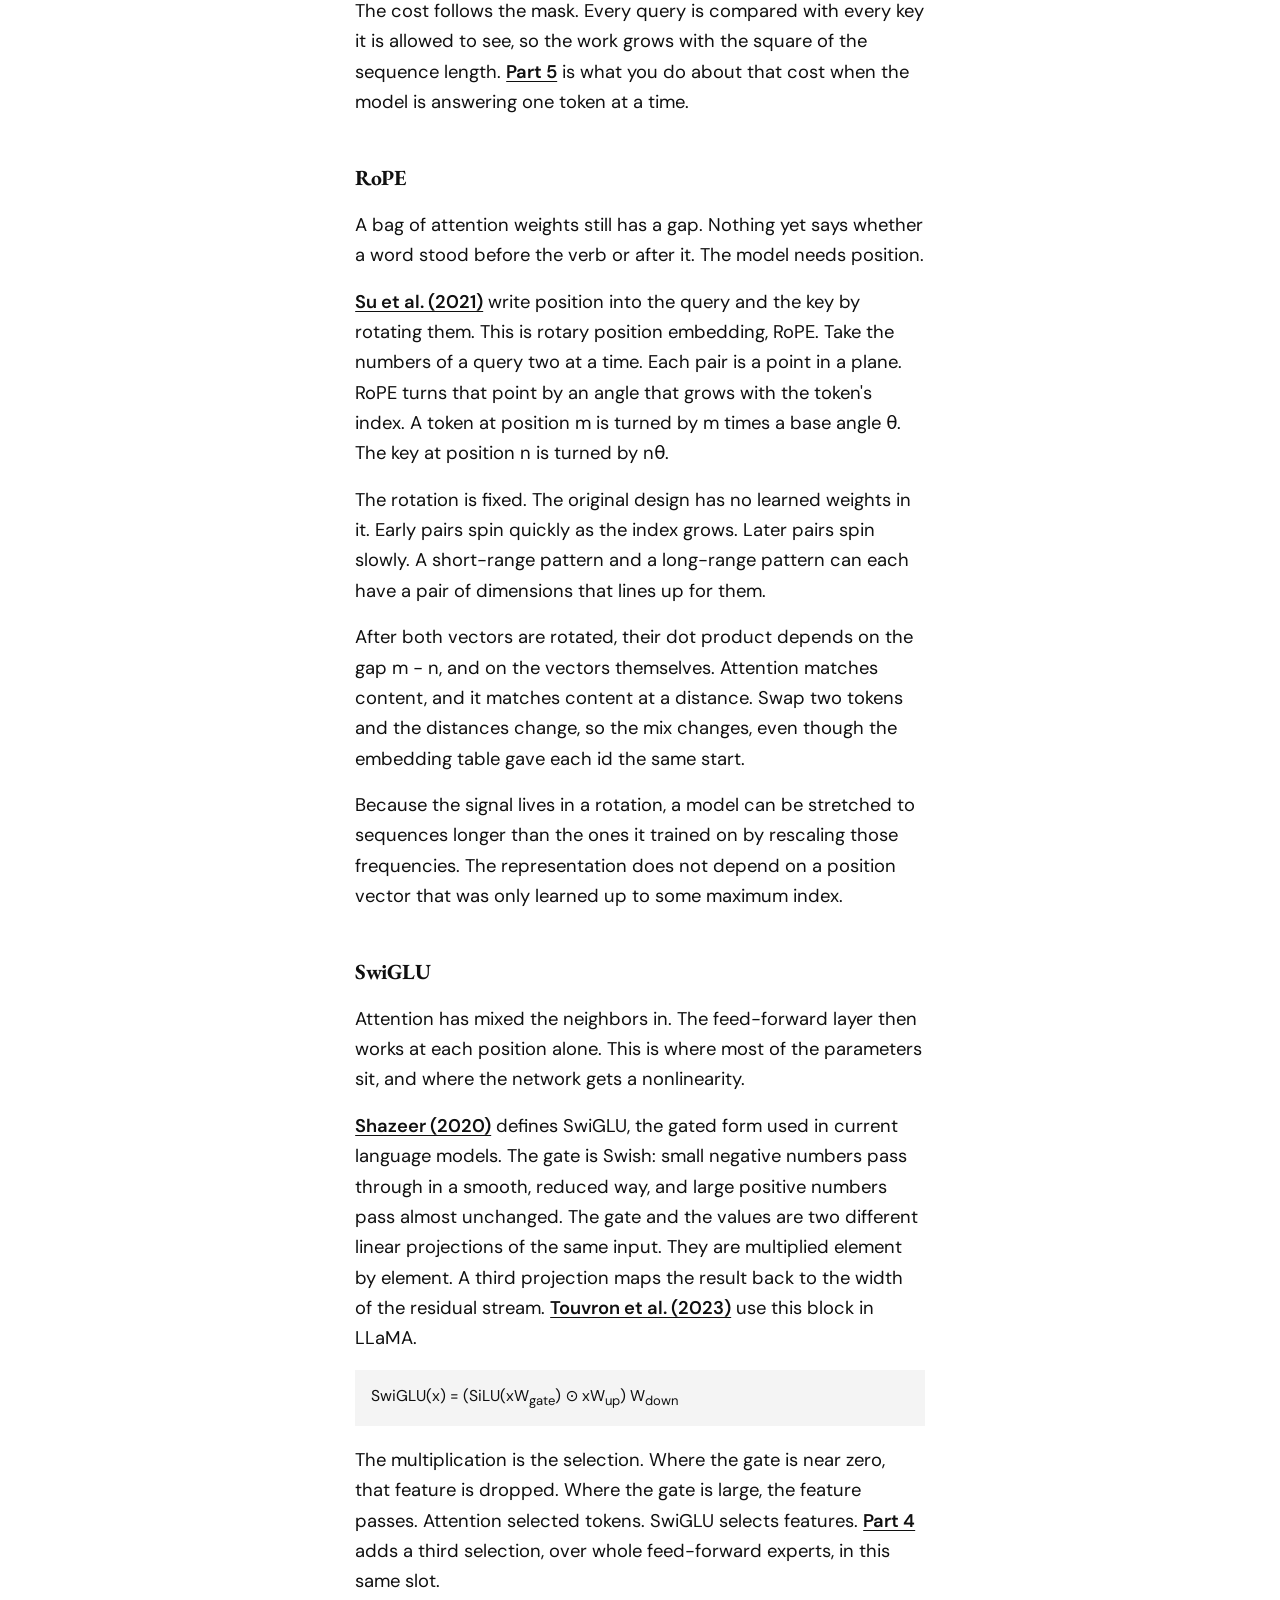
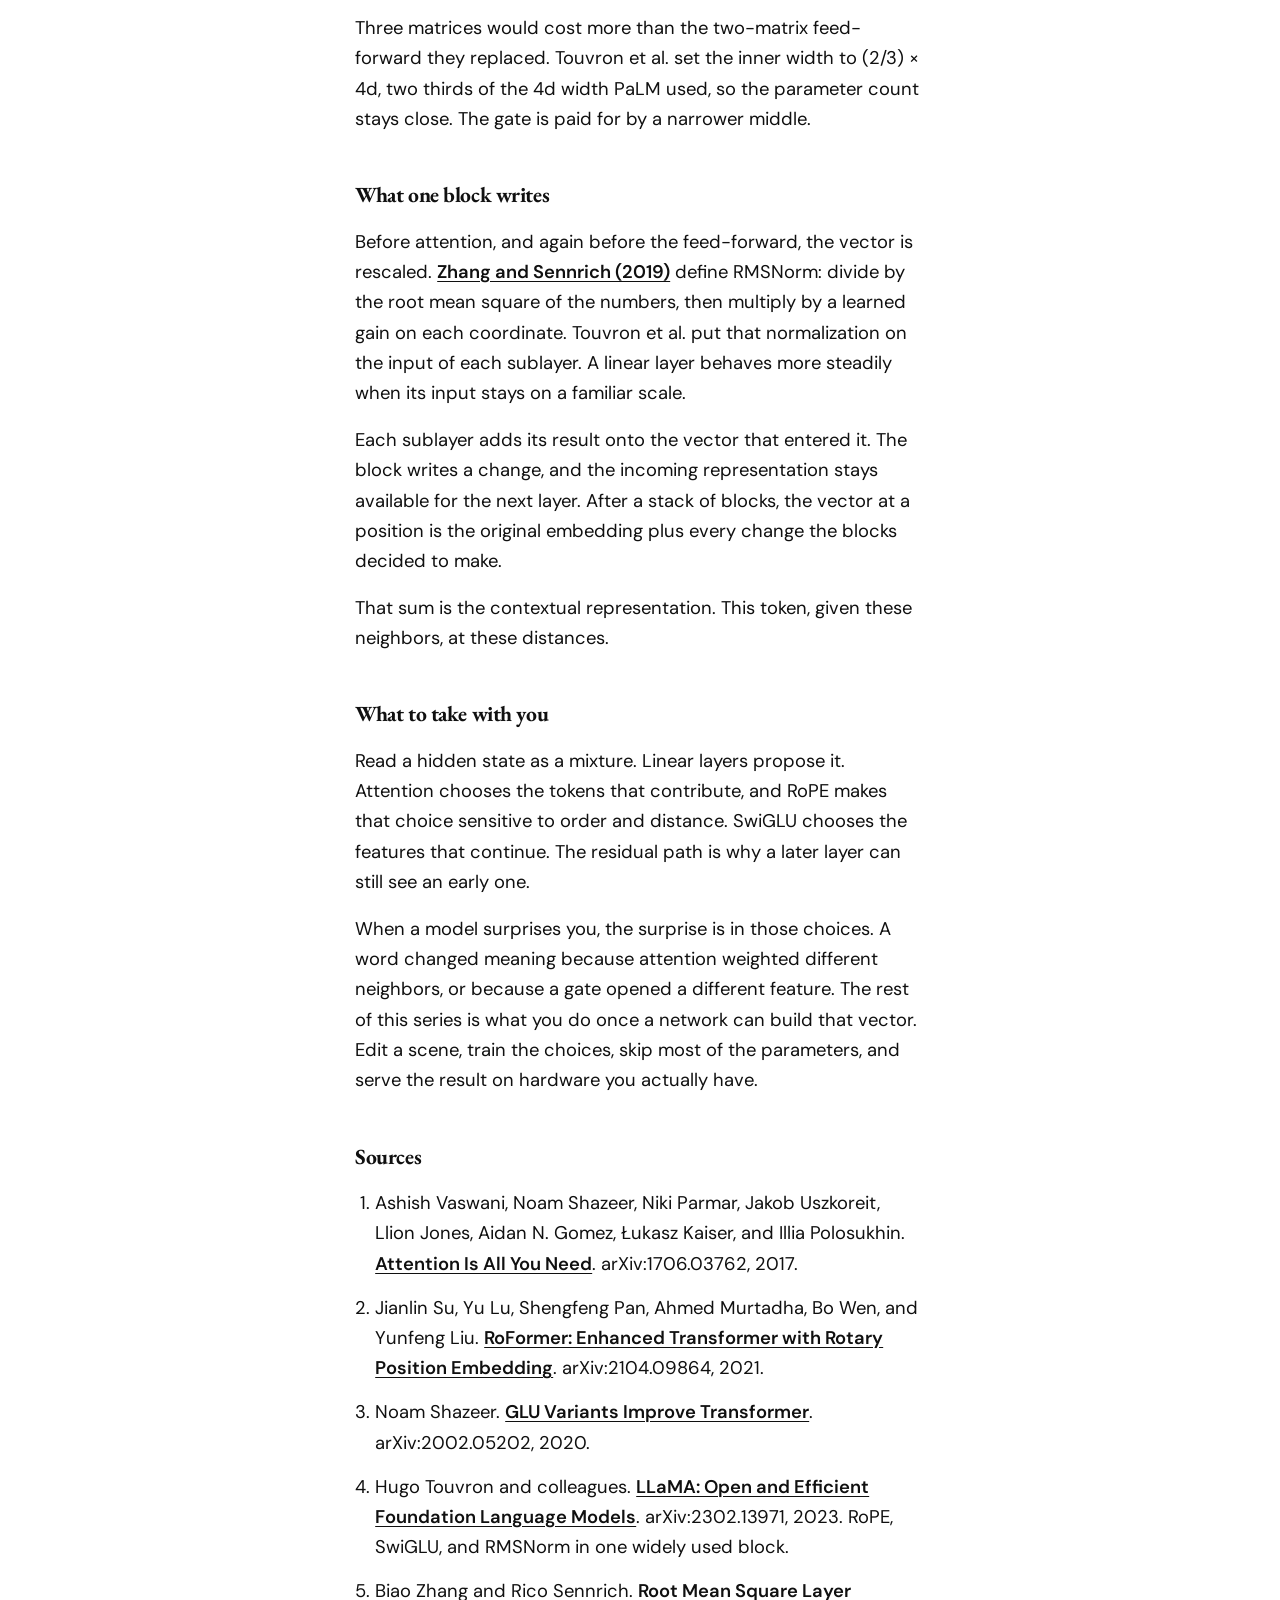
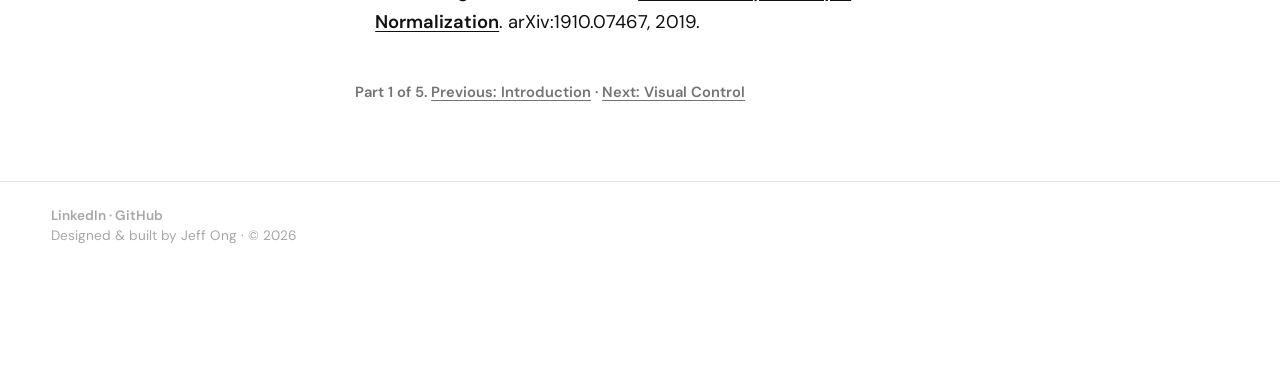
<file: articles/the-core-engine/index.html>
<!DOCTYPE html>
<html lang="en" data-theme="light">

<head>
  <meta charset="UTF-8">
  <meta name="viewport" content="width=device-width, initial-scale=1.0">
  <title>Inside the Model: The Core Engine | Jeff Ong</title>
  <meta name="description"
    content="How attention, SwiGLU, RoPE, and linear layers turn a token into a contextual vector that depends on its neighbors.">
  <meta name="author" content="Jeff Ong">
  <link rel="canonical" href="https://jeff-ong.com/articles/the-core-engine/">
  <meta property="og:title" content="Inside the Model: The Core Engine">
  <meta property="og:description"
    content="How attention, SwiGLU, RoPE, and linear layers turn a token into a contextual vector that depends on its neighbors.">
  <meta property="og:type" content="article">
  <meta property="og:url" content="https://jeff-ong.com/articles/the-core-engine/">
  <meta property="article:published_time" content="2026-11-07">
  <meta property="article:author" content="Jeff Ong">
  <meta name="twitter:card" content="summary">
  <meta name="twitter:title" content="Inside the Model: The Core Engine">
  <meta name="twitter:description"
    content="How attention, SwiGLU, RoPE, and linear layers turn a token into a contextual vector that depends on its neighbors.">
  <link rel="icon" type="image/svg+xml" href="/favicon.svg">
  <link rel="preconnect" href="https://fonts.googleapis.com">
  <link rel="preconnect" href="https://fonts.gstatic.com" crossorigin>
  <link
    href="https://fonts.googleapis.com/css2?family=DM+Sans:ital,opsz,wght@0,9..40,400;0,9..40,500;0,9..40,600;0,9..40,700;0,9..40,800;1,9..40,400&family=EB+Garamond:ital,wght@0,400;0,500;0,600;0,700;0,800;1,400;1,500&display=swap"
    rel="stylesheet">
  <link rel="stylesheet" href="/styles.css">
  <script type="application/ld+json">
    {
      "@context": "https://schema.org",
      "@type": "Article",
      "headline": "Inside the Model: The Core Engine",
      "description": "How attention, SwiGLU, RoPE, and linear layers turn a token into a contextual vector that depends on its neighbors.",
      "datePublished": "2026-11-07",
      "dateModified": "2026-11-07",
      "author": {
        "@type": "Person",
        "name": "Jeff Ong",
        "url": "https://jeff-ong.com/"
      },
      "publisher": {
        "@type": "Person",
        "name": "Jeff Ong",
        "url": "https://jeff-ong.com/"
      },
      "mainEntityOfPage": "https://jeff-ong.com/articles/the-core-engine/",
      "isPartOf": {
        "@type": "CreativeWorkSeries",
        "name": "Inside the Model"
      },
      "position": 1,
      "inLanguage": "en"
    }
  </script>
</head>

<body>
  <header class="site-header">
    <a class="brand" href="/" aria-label="Jeff Ong">JO</a>
    <nav class="site-nav" aria-label="Primary">
      <ul id="nav-menu" class="nav-links">
        <li><a href="/#writing">Articles</a></li>
        <li><a href="/#experiments">Experiments</a></li>
        <li><a href="/Resume-Jeff-Ong.md" download="Jeff-Ong-Resume.md">Resume</a></li>
      </ul>
      <button class="nav-toggle" aria-expanded="false" aria-controls="nav-menu" aria-label="Toggle navigation">
        <span></span>
        <span></span>
        <span></span>
      </button>
    </nav>
    <button class="theme-toggle" type="button" aria-label="Toggle dark mode">
      <span class="theme-icon theme-icon--light" aria-hidden="true">☀</span>
      <span class="theme-icon theme-icon--dark" aria-hidden="true">☾</span>
    </button>
  </header>

  <main class="article-page">
    <article>
      <a class="article-back" href="/#writing"><svg xmlns="http://www.w3.org/2000/svg" width="16" height="16" viewBox="0 0 24 24" fill="none" stroke="currentColor" stroke-width="2" stroke-linecap="round" stroke-linejoin="round" aria-hidden="true"><path d="M19 12H5"/><path d="M12 19l-7-7 7-7"/></svg>Articles</a>
      <h1 class="article-title">Inside the Model: The Core Engine</h1>
      <time class="project-date" datetime="2026-11-07">November 7, 2026</time>
      <p class="article-dek">A token is a vector with no neighbors in it. Attention, RoPE, SwiGLU, and the linear layers are how a network puts the sentence into that vector.</p>
      <nav class="series-links" aria-label="Series">Part 1 of 5. <a href="/articles/inside-the-model/">Previous: Introduction</a> · <a href="/articles/visual-control/">Next: Visual Control</a></nav>

      <div class="article-body">
        <aside class="tldr" aria-label="TLDR">
          <h2>TLDR</h2>
          <ul>
            <li>A contextual representation is a vector that has been mixed with the other tokens in the sequence.</li>
            <li>Linear layers are the learned mixing. Stacked with nothing between them, they collapse into one mix.</li>
            <li>Attention builds a fresh mix for every token, weighted by how well a query matches each key.</li>
            <li>RoPE rotates queries and keys by position, so the match depends on distance.</li>
            <li>SwiGLU is the gated activation in the feed-forward block. It decides which features of the mix survive.</li>
            <li>Each block adds its change onto the incoming vector. Context is the accumulation of those additions.</li>
          </ul>
        </aside>

        <section aria-labelledby="no-context">
          <h2 id="no-context">A vector with no context</h2>
          <p>Text enters as a sequence of token ids. A token is a piece of a word, sometimes a whole word, sometimes a space and a prefix. An embedding table turns each id into a vector, a list of a few thousand numbers. The same id always starts from the same list. The token for bank is the same vector beside a river and beside a loan.</p>
          <p>The block exists to make them different, using the tokens around them. That difference is the contextual representation. The vector stays the same length. The numbers in it now depend on the rest of the sequence.</p>
          <p>A transformer stacks identical blocks. Each one reads the vectors the previous block wrote, and writes an update. Two sublayers do the writing. Attention moves information between positions. The feed-forward layer, with SwiGLU inside it, rewrites each position on its own.</p>
        </section>

        <section aria-labelledby="linear-layers">
          <h2 id="linear-layers">Linear layers</h2>
          <p>A linear layer is a matrix multiplication, plus a bias the model can learn.</p>
          <p class="formula">y = Wx + b</p>
          <p>W is a learned table. Each row asks the input vector one question, and the answer is a weighted sum of the input's numbers. A wide layer asks many questions at once. A narrow one compresses.</p>
          <p>The projections that build queries, keys, and values are linear layers. So is the projection that mixes attention heads back together. So is the embedding. Most of the file size of a model is these matrices.</p>
          <p>Stacked linear layers, with nothing between them, collapse. Two matrices in a row multiply into one matrix. Depth drawn that way is still a single mixing. The rest of the block exists so the next linear layer sees a vector a matrix on its own would not produce: a vector gated by a nonlinearity, or weighted by other tokens.</p>
        </section>

        <section aria-labelledby="attention">
          <h2 id="attention">Attention</h2>
          <p>Attention lets one position build a new vector from the values at other positions. The weights of that mix are computed from the tokens themselves.</p>
          <p>Each position produces three vectors, through three linear layers. The query is what this position is looking for. The key is the label it offers. The value is the content it hands over if it is chosen.</p>
          <p>The score between two positions is their dot product: large when the two vectors point the same way. Scores are divided by the square root of the key's length, so a long vector does not produce huge scores by default and flatten the softmax. Softmax turns a list of scores into positive weights that sum to one. The output is those weights applied to the values. That is the scaled dot-product attention in <a href="https://arxiv.org/abs/1706.03762" target="_blank" rel="noopener noreferrer">Attention Is All You Need</a> (Vaswani et al., 2017).</p>
          <p class="formula">Attention(Q, K, V) = softmax(QK<sup>T</sup> / √d<sub>k</sub>) V</p>
          <p>The same operation runs in several heads. Each head has its own projections, so one head can track agreement, another a name and the pronoun that follows it, another a bracket that still needs to close. The heads are concatenated and passed through one more linear layer.</p>
          <p>In a language model, a position may look at earlier positions only. The vector at that point is a summary of the sequence so far. The rule is the causal mask from the decoder in Vaswani et al., a pattern applied to the scores before the softmax. <a href="/articles/how-models-learn/">Part 3</a> trains against exactly this summary. Predict the next token from it.</p>
          <p>The cost follows the mask. Every query is compared with every key it is allowed to see, so the work grows with the square of the sequence length. <a href="/articles/serving-the-model/">Part 5</a> is what you do about that cost when the model is answering one token at a time.</p>
        </section>

        <section aria-labelledby="rope">
          <h2 id="rope">RoPE</h2>
          <p>A bag of attention weights still has a gap. Nothing yet says whether a word stood before the verb or after it. The model needs position.</p>
          <p><a href="https://arxiv.org/abs/2104.09864" target="_blank" rel="noopener noreferrer">Su et al. (2021)</a> write position into the query and the key by rotating them. This is rotary position embedding, RoPE. Take the numbers of a query two at a time. Each pair is a point in a plane. RoPE turns that point by an angle that grows with the token's index. A token at position m is turned by m times a base angle θ. The key at position n is turned by nθ.</p>
          <p>The rotation is fixed. The original design has no learned weights in it. Early pairs spin quickly as the index grows. Later pairs spin slowly. A short-range pattern and a long-range pattern can each have a pair of dimensions that lines up for them.</p>
          <p>After both vectors are rotated, their dot product depends on the gap m − n, and on the vectors themselves. Attention matches content, and it matches content at a distance. Swap two tokens and the distances change, so the mix changes, even though the embedding table gave each id the same start.</p>
          <p>Because the signal lives in a rotation, a model can be stretched to sequences longer than the ones it trained on by rescaling those frequencies. The representation does not depend on a position vector that was only learned up to some maximum index.</p>
        </section>

        <section aria-labelledby="swiglu">
          <h2 id="swiglu">SwiGLU</h2>
          <p>Attention has mixed the neighbors in. The feed-forward layer then works at each position alone. This is where most of the parameters sit, and where the network gets a nonlinearity.</p>
          <p><a href="https://arxiv.org/abs/2002.05202" target="_blank" rel="noopener noreferrer">Shazeer (2020)</a> defines SwiGLU, the gated form used in current language models. The gate is Swish: small negative numbers pass through in a smooth, reduced way, and large positive numbers pass almost unchanged. The gate and the values are two different linear projections of the same input. They are multiplied element by element. A third projection maps the result back to the width of the residual stream. <a href="https://arxiv.org/abs/2302.13971" target="_blank" rel="noopener noreferrer">Touvron et al. (2023)</a> use this block in LLaMA.</p>
          <p class="formula">SwiGLU(x) = (SiLU(xW<sub>gate</sub>) ⊙ xW<sub>up</sub>) W<sub>down</sub></p>
          <p>The multiplication is the selection. Where the gate is near zero, that feature is dropped. Where the gate is large, the feature passes. Attention selected tokens. SwiGLU selects features. <a href="/articles/scaling-with-experts/">Part 4</a> adds a third selection, over whole feed-forward experts, in this same slot.</p>
          <p>Three matrices would cost more than the two-matrix feed-forward they replaced. Touvron et al. set the inner width to (2/3) × 4d, two thirds of the 4d width PaLM used, so the parameter count stays close. The gate is paid for by a narrower middle.</p>
        </section>

        <section aria-labelledby="one-block">
          <h2 id="one-block">What one block writes</h2>
          <p>Before attention, and again before the feed-forward, the vector is rescaled. <a href="https://arxiv.org/abs/1910.07467" target="_blank" rel="noopener noreferrer">Zhang and Sennrich (2019)</a> define RMSNorm: divide by the root mean square of the numbers, then multiply by a learned gain on each coordinate. Touvron et al. put that normalization on the input of each sublayer. A linear layer behaves more steadily when its input stays on a familiar scale.</p>
          <p>Each sublayer adds its result onto the vector that entered it. The block writes a change, and the incoming representation stays available for the next layer. After a stack of blocks, the vector at a position is the original embedding plus every change the blocks decided to make.</p>
          <p>That sum is the contextual representation. This token, given these neighbors, at these distances.</p>
        </section>

        <section aria-labelledby="takeaway">
          <h2 id="takeaway">What to take with you</h2>
          <p>Read a hidden state as a mixture. Linear layers propose it. Attention chooses the tokens that contribute, and RoPE makes that choice sensitive to order and distance. SwiGLU chooses the features that continue. The residual path is why a later layer can still see an early one.</p>
          <p>When a model surprises you, the surprise is in those choices. A word changed meaning because attention weighted different neighbors, or because a gate opened a different feature. The rest of this series is what you do once a network can build that vector. Edit a scene, train the choices, skip most of the parameters, and serve the result on hardware you actually have.</p>
        </section>

        <section aria-labelledby="papers">
          <h2 id="papers">Sources</h2>
          <ol class="refs">
            <li>Ashish Vaswani, Noam Shazeer, Niki Parmar, Jakob Uszkoreit, Llion Jones, Aidan N. Gomez, Łukasz Kaiser, and Illia Polosukhin. <a href="https://arxiv.org/abs/1706.03762" target="_blank" rel="noopener noreferrer">Attention Is All You Need</a>. arXiv:1706.03762, 2017.</li>
            <li>Jianlin Su, Yu Lu, Shengfeng Pan, Ahmed Murtadha, Bo Wen, and Yunfeng Liu. <a href="https://arxiv.org/abs/2104.09864" target="_blank" rel="noopener noreferrer">RoFormer: Enhanced Transformer with Rotary Position Embedding</a>. arXiv:2104.09864, 2021.</li>
            <li>Noam Shazeer. <a href="https://arxiv.org/abs/2002.05202" target="_blank" rel="noopener noreferrer">GLU Variants Improve Transformer</a>. arXiv:2002.05202, 2020.</li>
            <li>Hugo Touvron and colleagues. <a href="https://arxiv.org/abs/2302.13971" target="_blank" rel="noopener noreferrer">LLaMA: Open and Efficient Foundation Language Models</a>. arXiv:2302.13971, 2023. RoPE, SwiGLU, and RMSNorm in one widely used block.</li>
            <li>Biao Zhang and Rico Sennrich. <a href="https://arxiv.org/abs/1910.07467" target="_blank" rel="noopener noreferrer">Root Mean Square Layer Normalization</a>. arXiv:1910.07467, 2019.</li>
          </ol>
        </section>
      </div>
      <nav class="series-links" aria-label="Series">Part 1 of 5. <a href="/articles/inside-the-model/">Previous: Introduction</a> · <a href="/articles/visual-control/">Next: Visual Control</a></nav>
    </article>
  </main>

  <footer class="site-footer">
    <p class="footer-links">
      <a href="https://linkedin.com/in/jeff-ong" target="_blank" rel="noopener noreferrer">LinkedIn</a>
      · <a href="https://github.com/arcpx-eng" target="_blank" rel="noopener noreferrer">GitHub</a>
    </p>
    <p>Designed &amp; built by Jeff Ong · © 2026</p>
  </footer>

  <div id="cookie-banner" class="cookie-banner" role="region" aria-label="Analytics consent" hidden>
    <p>This site uses Google Analytics to count visits. It stays off unless you accept.</p>
    <div class="cookie-banner-actions">
      <button type="button" id="cookie-reject">Reject</button>
      <button type="button" id="cookie-accept">Accept</button>
    </div>
  </div>

  <script src="/main.js"></script>
</body>

</html>
</file>
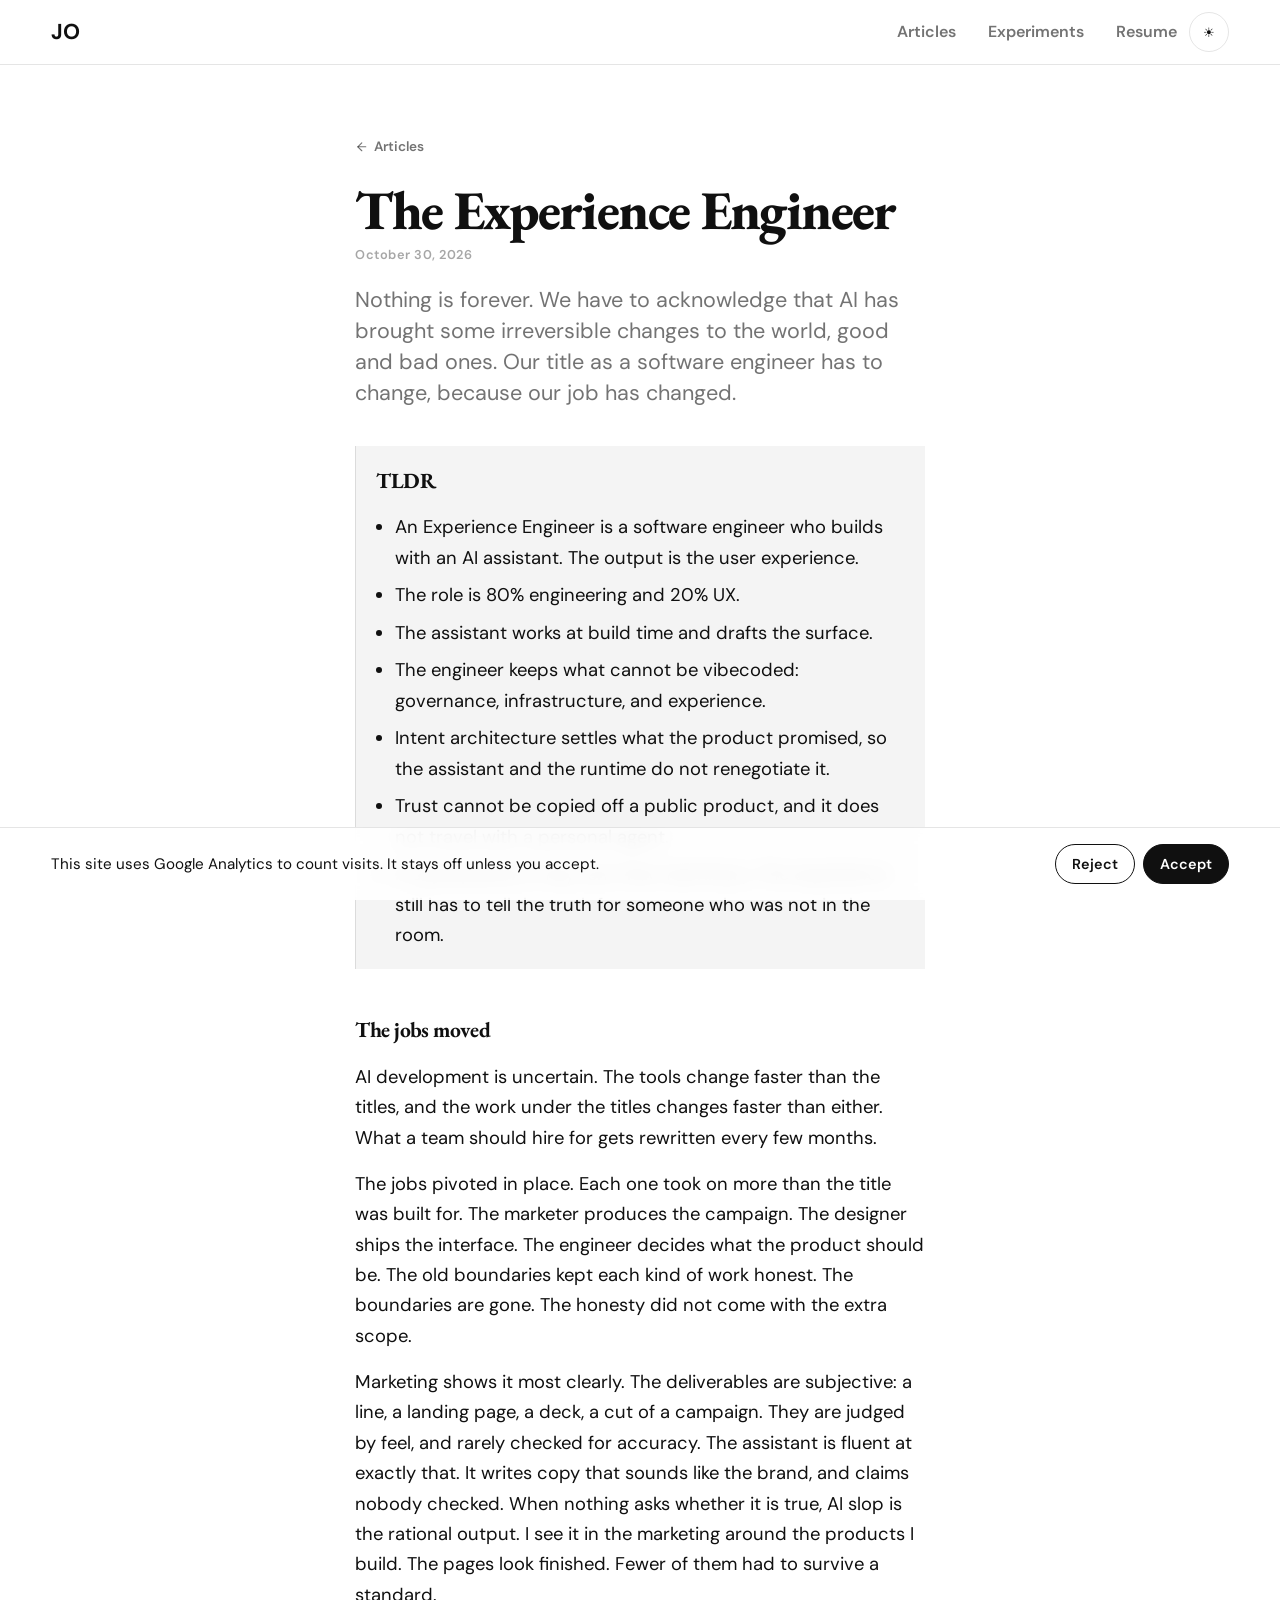
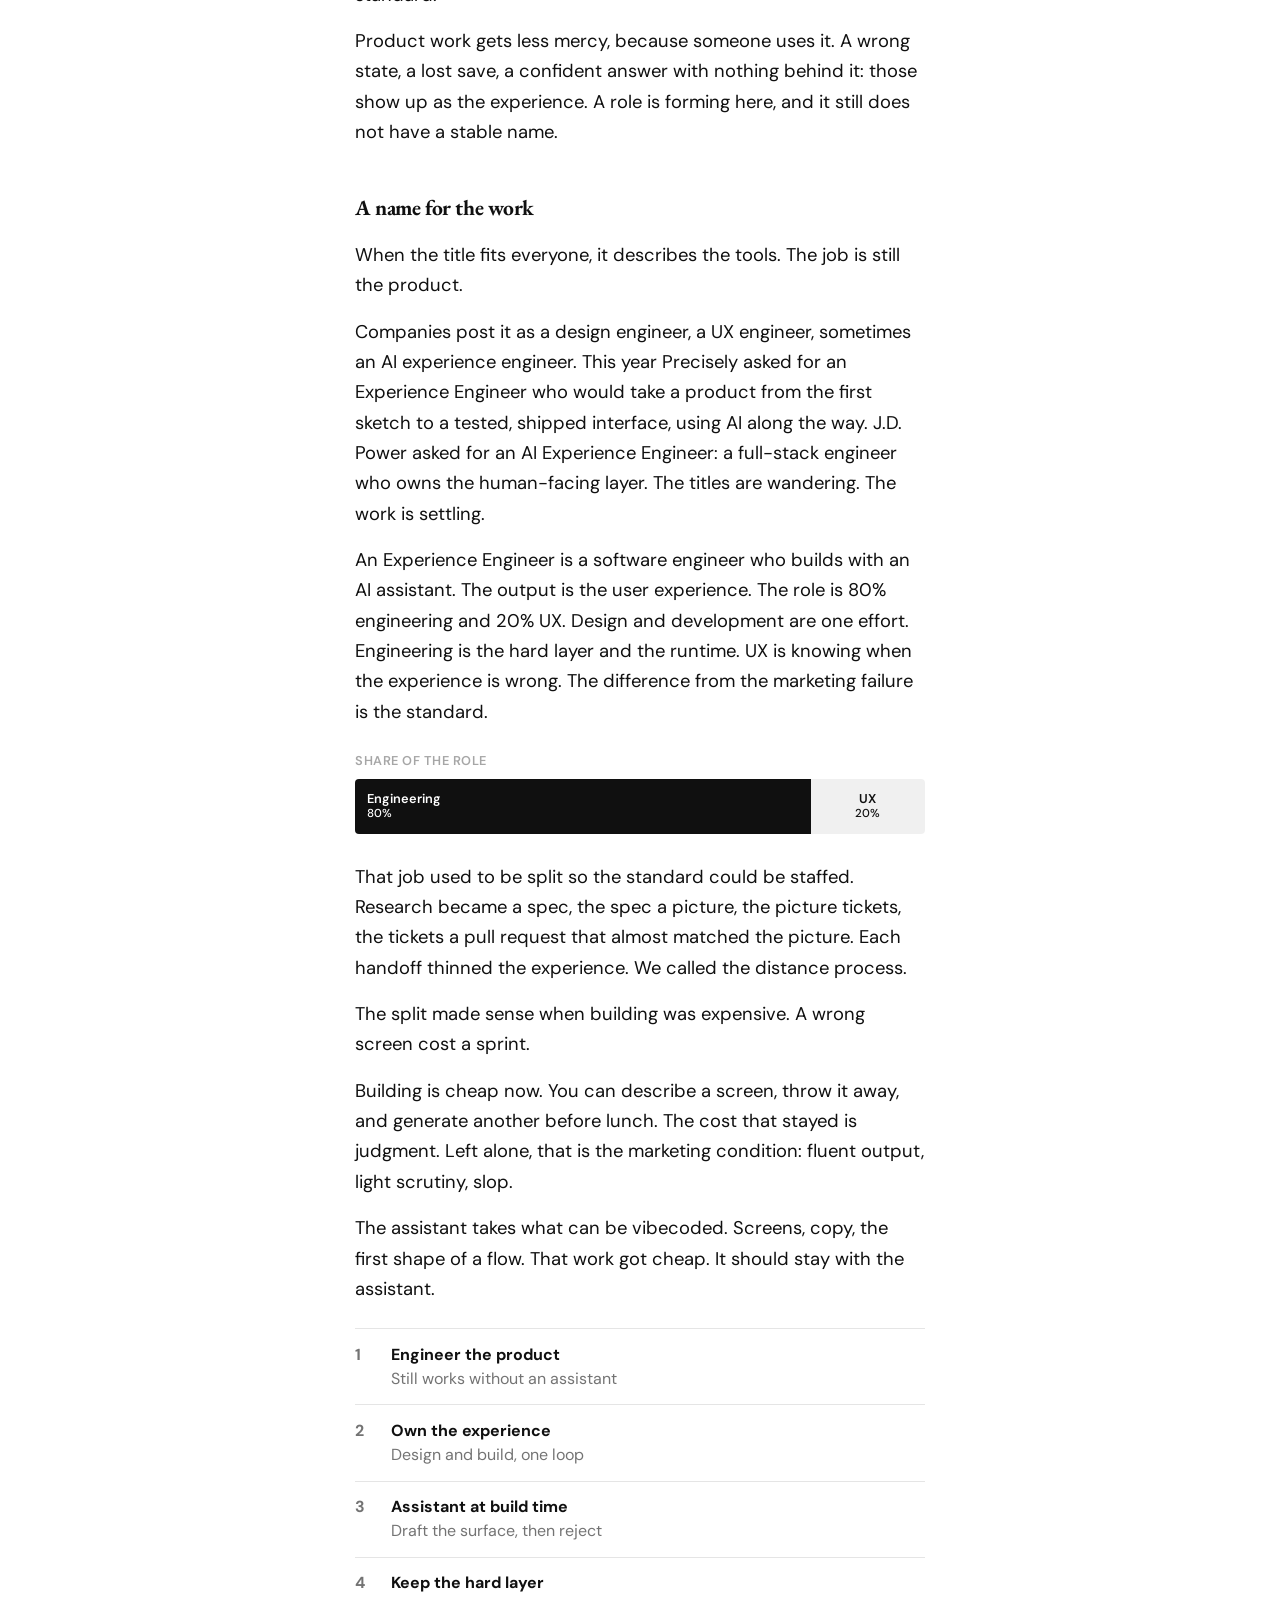
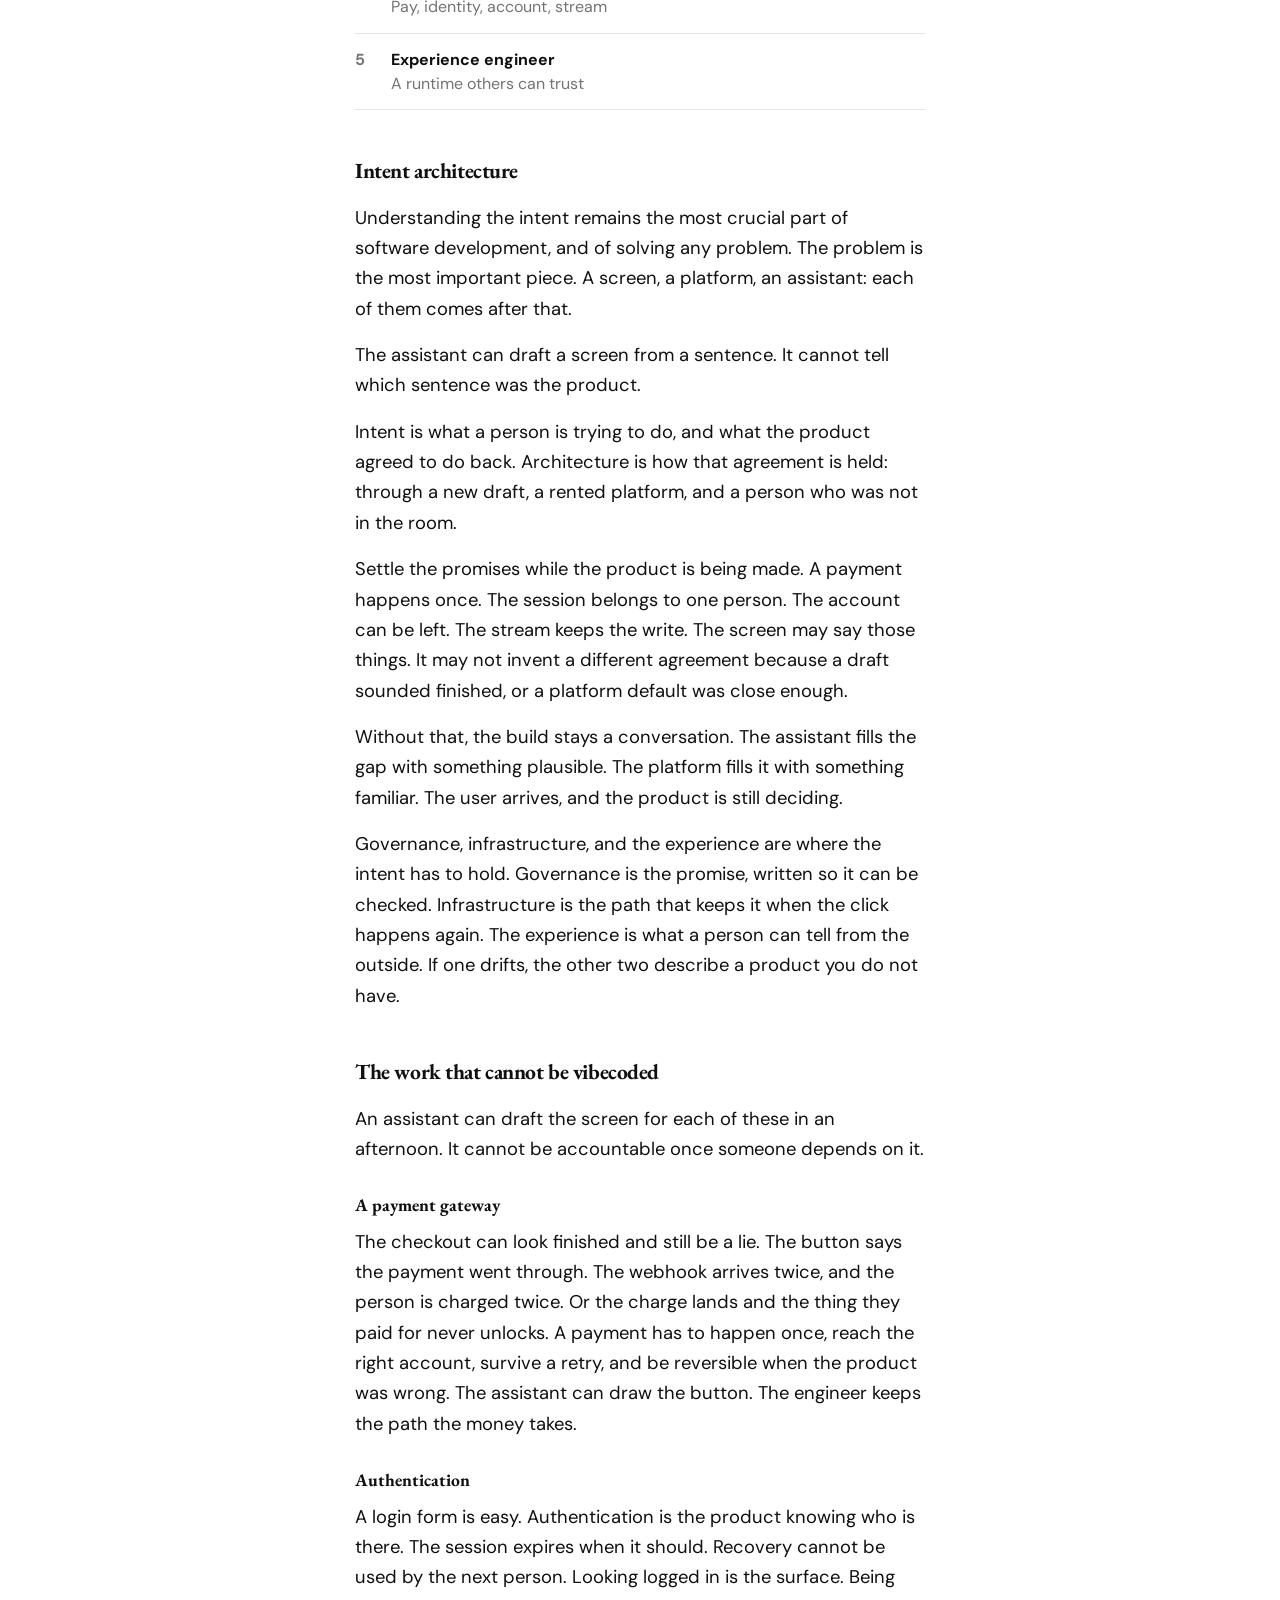
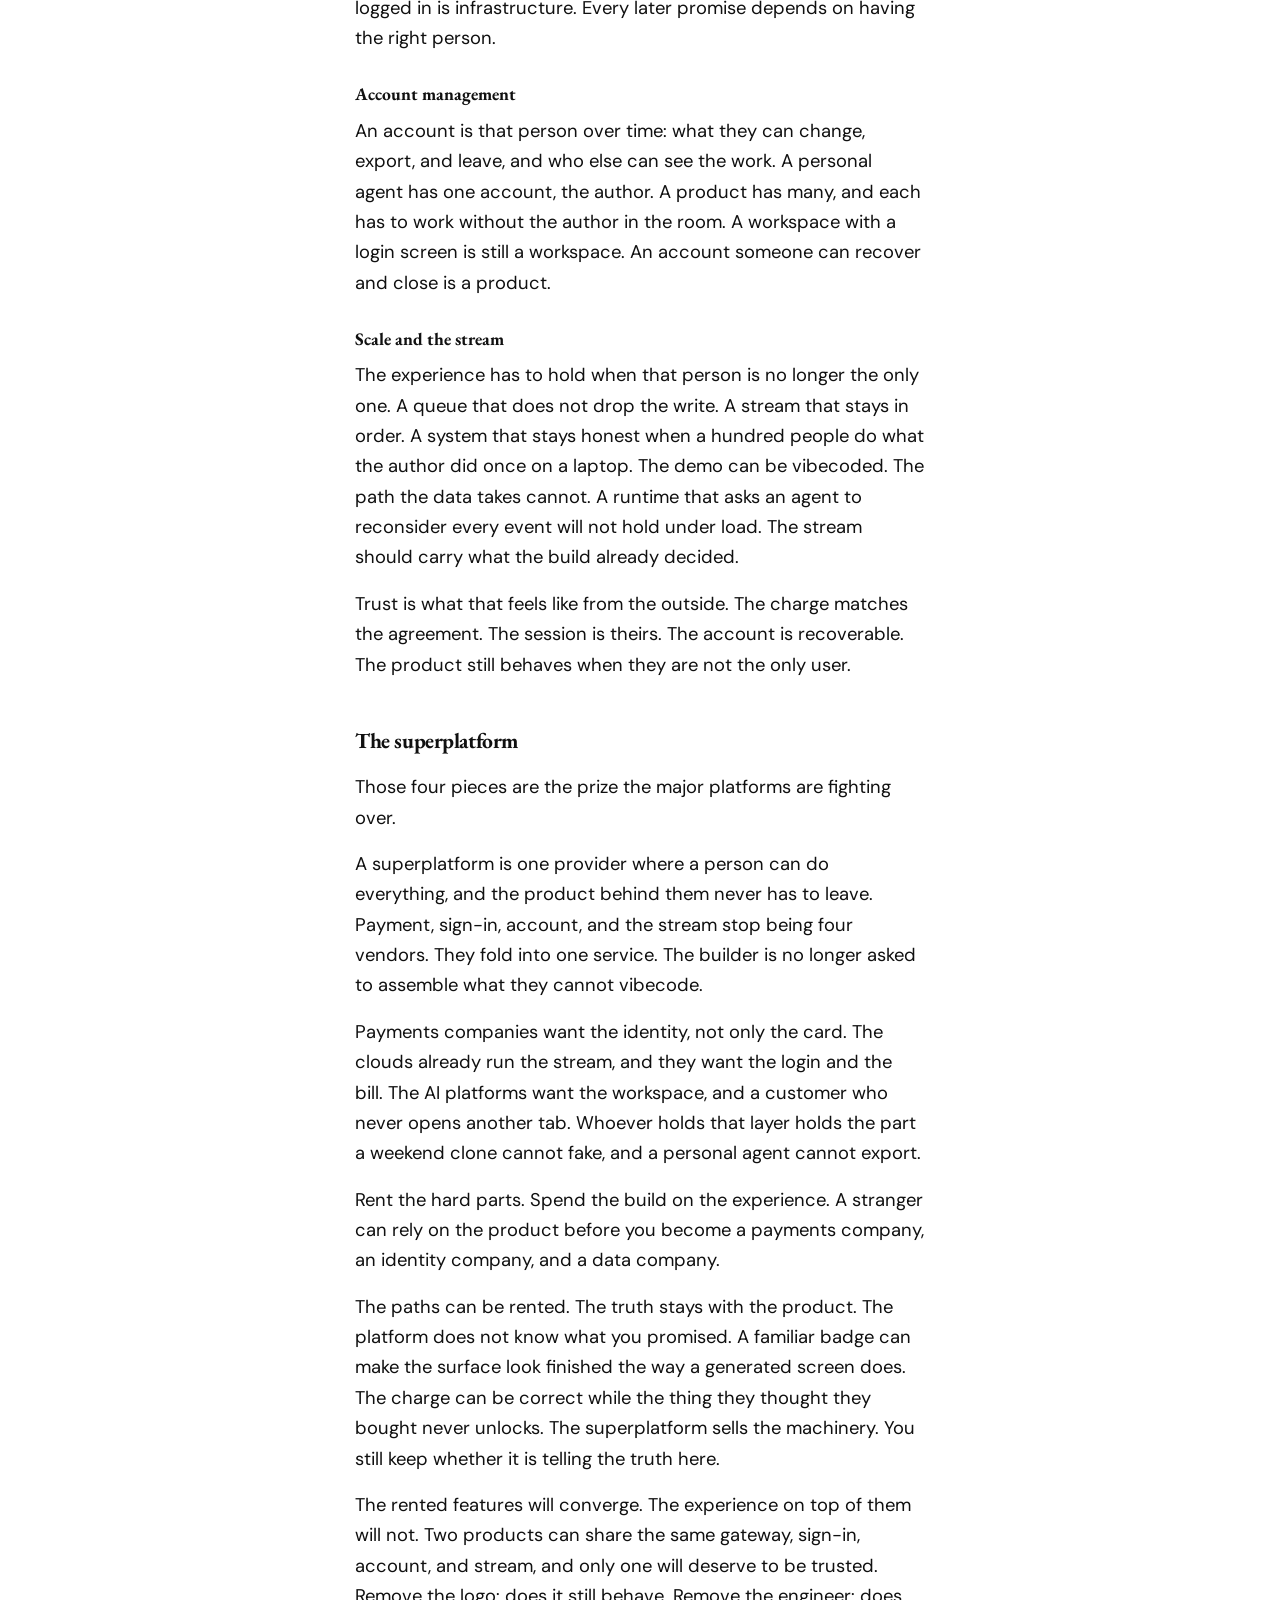
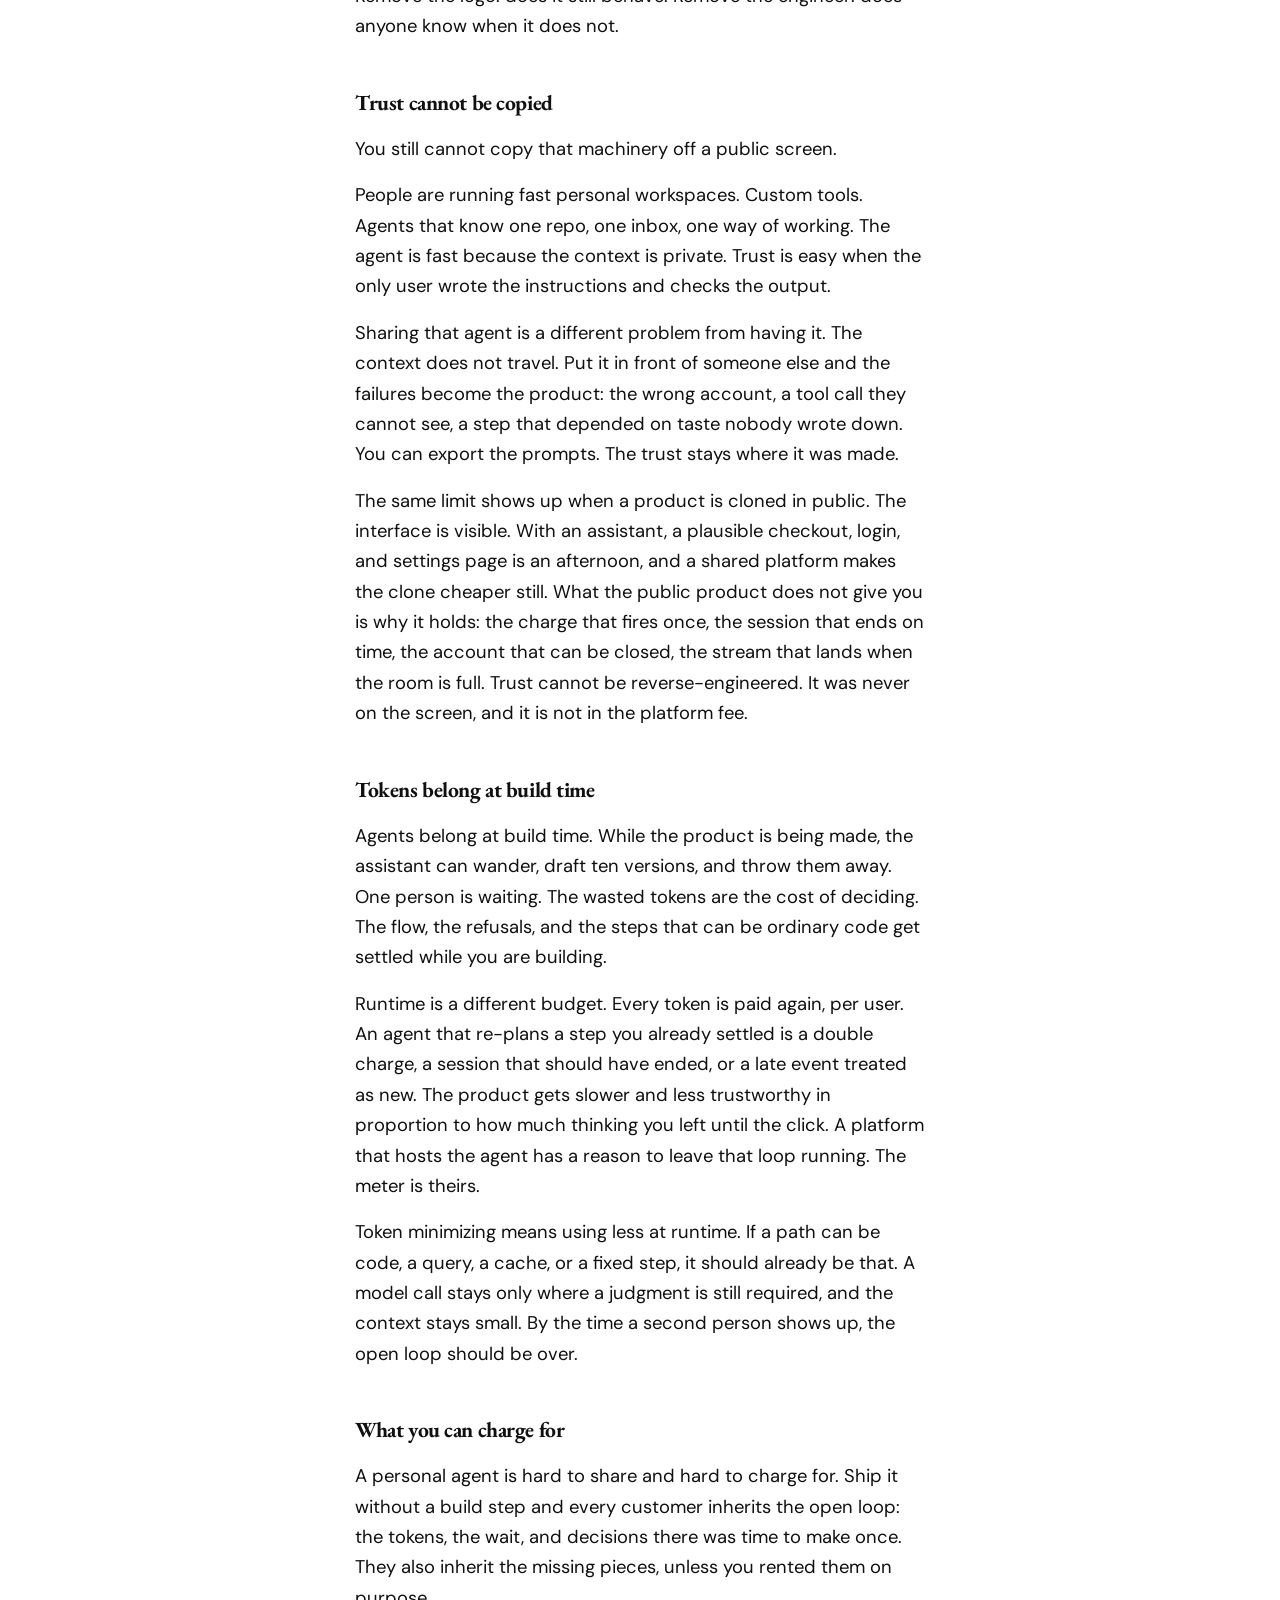
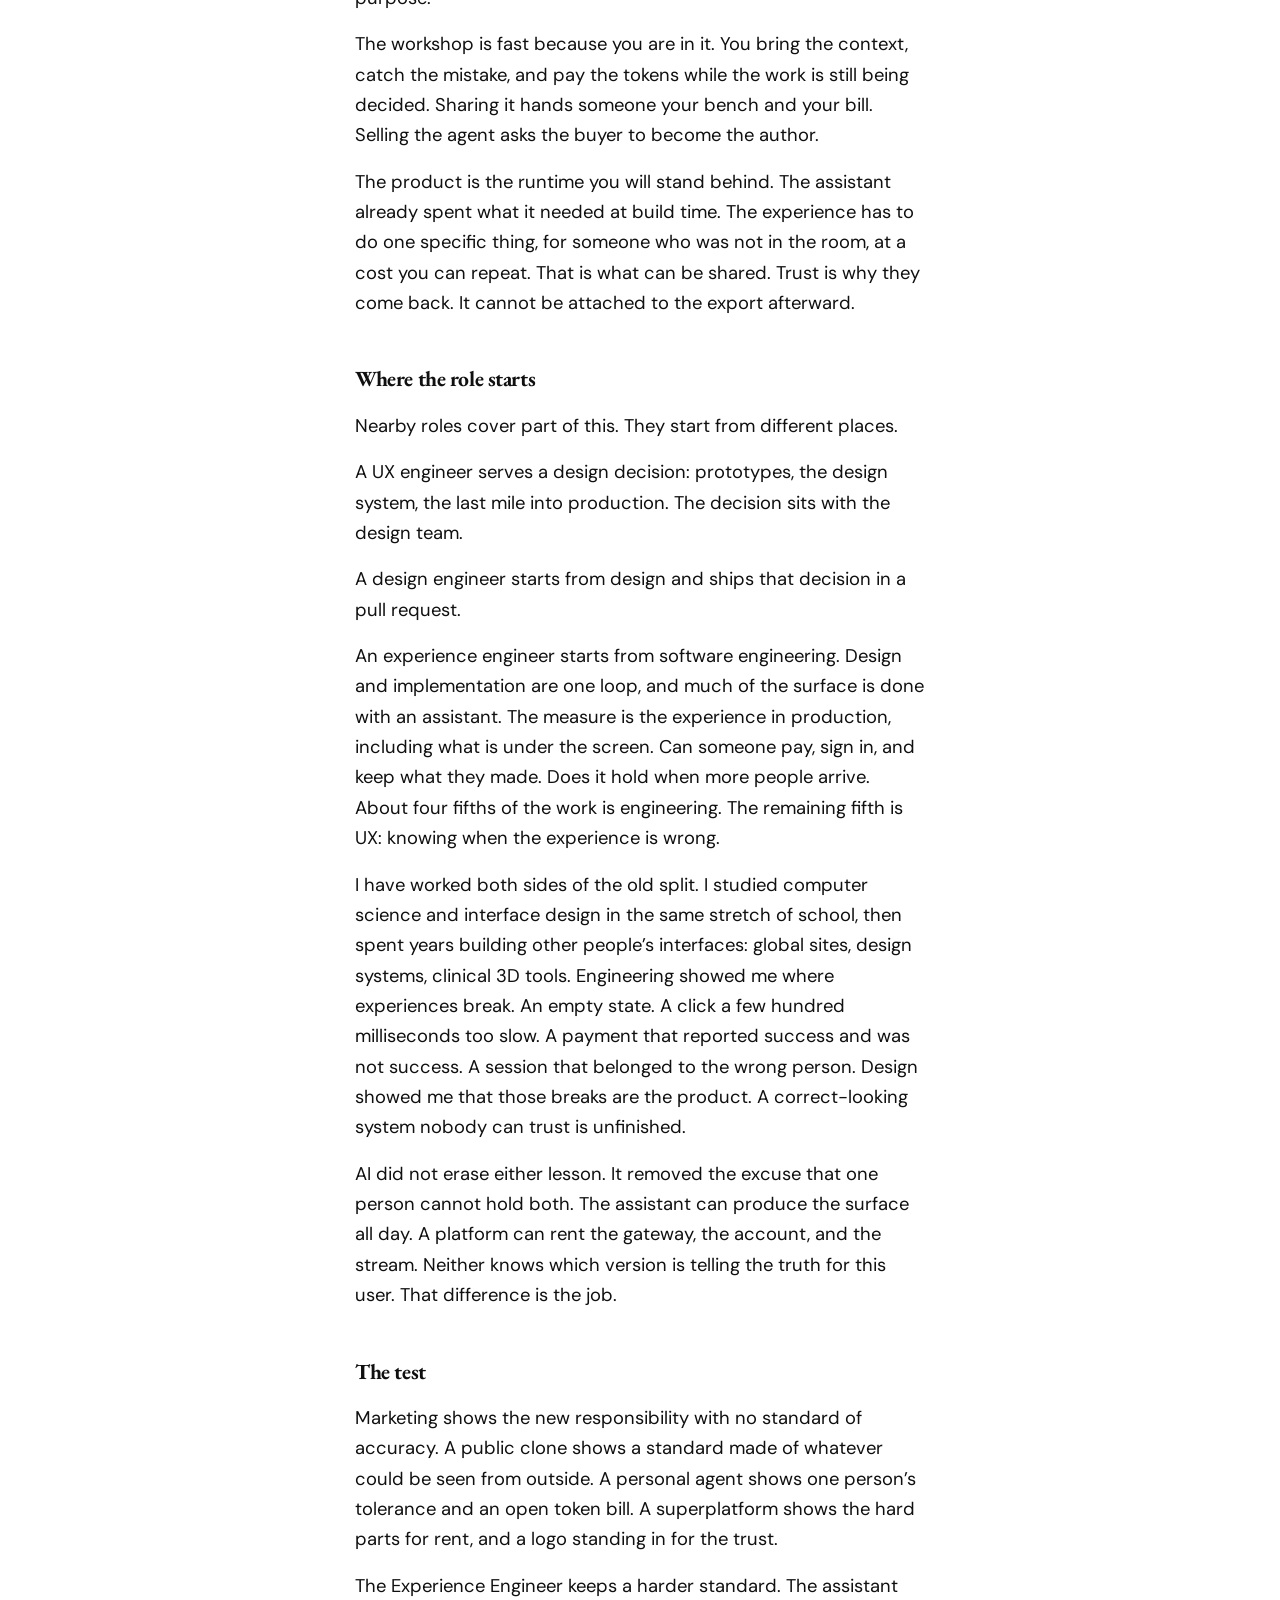
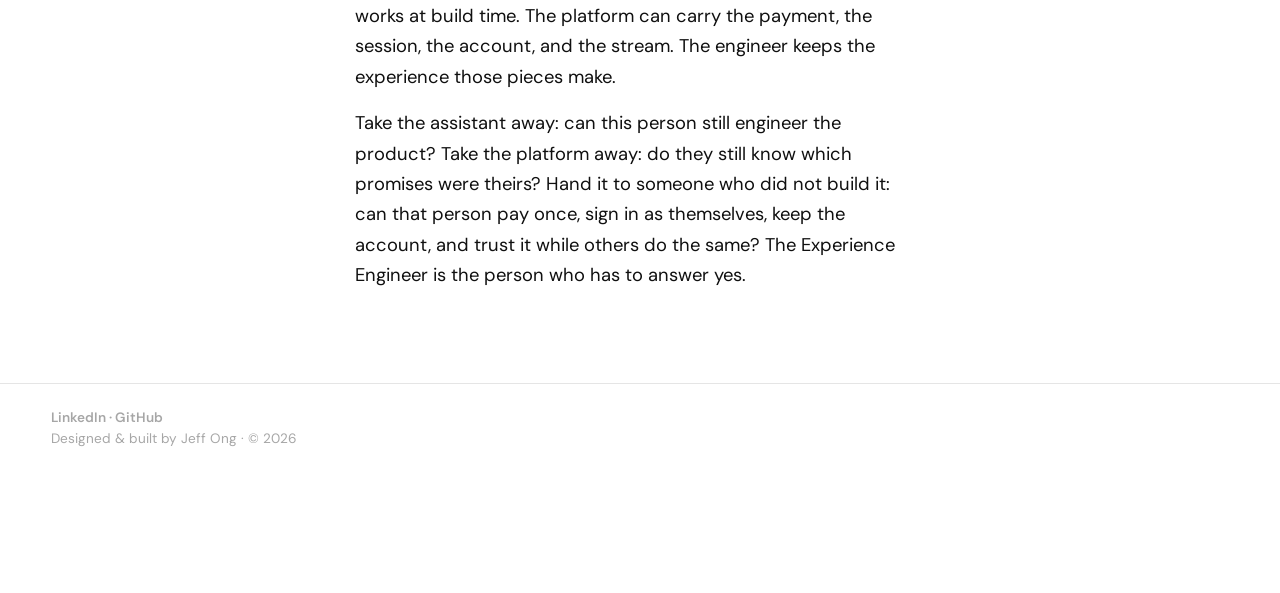
<file: articles/the-experience-engineer/index.html>
<!DOCTYPE html>
<html lang="en" data-theme="light">

<head>
  <meta charset="UTF-8">
  <meta name="viewport" content="width=device-width, initial-scale=1.0">
  <title>The Experience Engineer | Jeff Ong</title>
  <meta name="description"
    content="An Experience Engineer is 80% engineering and 20% UX: a software engineer who builds with an AI assistant and keeps the experience trustworthy.">
  <meta name="author" content="Jeff Ong">
  <link rel="canonical" href="https://jeff-ong.com/articles/the-experience-engineer/">
  <meta property="og:title" content="The Experience Engineer">
  <meta property="og:description"
    content="Nothing is forever. We have to acknowledge that AI has brought some irreversible changes to the world, good and bad ones. Our title as a software engineer has to change, because our job has changed.">
  <meta property="og:type" content="article">
  <meta property="og:url" content="https://jeff-ong.com/articles/the-experience-engineer/">
  <meta property="article:published_time" content="2026-10-30">
  <meta property="article:author" content="Jeff Ong">
  <meta name="twitter:card" content="summary">
  <meta name="twitter:title" content="The Experience Engineer">
  <meta name="twitter:description"
    content="Nothing is forever. We have to acknowledge that AI has brought some irreversible changes to the world, good and bad ones. Our title as a software engineer has to change, because our job has changed.">
  <link rel="icon" type="image/svg+xml" href="/favicon.svg">
  <link rel="preconnect" href="https://fonts.googleapis.com">
  <link rel="preconnect" href="https://fonts.gstatic.com" crossorigin>
  <link
    href="https://fonts.googleapis.com/css2?family=DM+Sans:ital,opsz,wght@0,9..40,400;0,9..40,500;0,9..40,600;0,9..40,700;0,9..40,800;1,9..40,400&family=EB+Garamond:ital,wght@0,400;0,500;0,600;0,700;0,800;1,400;1,500&display=swap"
    rel="stylesheet">
  <link rel="stylesheet" href="/styles.css">
  <script type="application/ld+json">
    {
      "@context": "https://schema.org",
      "@type": "Article",
      "headline": "The Experience Engineer",
      "description": "An Experience Engineer is 80% engineering and 20% UX: a software engineer who builds with an AI assistant and keeps the experience trustworthy.",
      "datePublished": "2026-10-30",
      "dateModified": "2026-10-30",
      "author": {
        "@type": "Person",
        "name": "Jeff Ong",
        "url": "https://jeff-ong.com/"
      },
      "publisher": {
        "@type": "Person",
        "name": "Jeff Ong",
        "url": "https://jeff-ong.com/"
      },
      "mainEntityOfPage": "https://jeff-ong.com/articles/the-experience-engineer/",
      "inLanguage": "en"
    }
  </script>
</head>

<body>
  <header class="site-header">
    <a class="brand" href="/" aria-label="Jeff Ong">JO</a>
    <nav class="site-nav" aria-label="Primary">
      <ul id="nav-menu" class="nav-links">
        <li><a href="/#writing">Articles</a></li>
        <li><a href="/#experiments">Experiments</a></li>
        <li><a href="/Resume-Jeff-Ong.md" download="Jeff-Ong-Resume.md">Resume</a></li>
      </ul>
      <button class="nav-toggle" aria-expanded="false" aria-controls="nav-menu" aria-label="Toggle navigation">
        <span></span>
        <span></span>
        <span></span>
      </button>
    </nav>
    <button class="theme-toggle" type="button" aria-label="Toggle dark mode">
      <span class="theme-icon theme-icon--light" aria-hidden="true">☀</span>
      <span class="theme-icon theme-icon--dark" aria-hidden="true">☾</span>
    </button>
  </header>

  <main class="article-page">
    <article>
      <a class="article-back" href="/#writing"><svg xmlns="http://www.w3.org/2000/svg" width="16" height="16" viewBox="0 0 24 24" fill="none" stroke="currentColor" stroke-width="2" stroke-linecap="round" stroke-linejoin="round" aria-hidden="true"><path d="M19 12H5"/><path d="M12 19l-7-7 7-7"/></svg>Articles</a>
      <h1 class="article-title">The Experience Engineer</h1>
      <time class="project-date" datetime="2026-10-30">October 30, 2026</time>
      <p class="article-dek">Nothing is forever. We have to acknowledge that AI has brought some irreversible changes to the world, good and bad ones. Our title as a software engineer has to change, because our job has changed.</p>

      <div class="article-body">
        <section class="tldr" aria-labelledby="tldr-heading">
          <h2 id="tldr-heading">TLDR</h2>
          <ul>
            <li>An Experience Engineer is a software engineer who builds with an AI assistant. The output is the user experience.</li>
            <li>The role is 80% engineering and 20% UX.</li>
            <li>The assistant works at build time and drafts the surface.</li>
            <li>The engineer keeps what cannot be vibecoded: governance, infrastructure, and experience.</li>
            <li>Intent architecture settles what the product promised, so the assistant and the runtime do not renegotiate it.</li>
            <li>Trust cannot be copied off a public product, and it does not travel with a personal agent.</li>
            <li>A superplatform may rent that machinery. The experience still has to tell the truth for someone who was not in the room.</li>
          </ul>
        </section>

        <section aria-labelledby="jobs-moved">
          <h2 id="jobs-moved">The jobs moved</h2>
          <p>AI development is uncertain. The tools change faster than the titles, and the work under the titles changes faster than either. What a team should hire for gets rewritten every few months.</p>
          <p>The jobs pivoted in place. Each one took on more than the title was built for. The marketer produces the campaign. The designer ships the interface. The engineer decides what the product should be. The old boundaries kept each kind of work honest. The boundaries are gone. The honesty did not come with the extra scope.</p>
          <p>Marketing shows it most clearly. The deliverables are subjective: a line, a landing page, a deck, a cut of a campaign. They are judged by feel, and rarely checked for accuracy. The assistant is fluent at exactly that. It writes copy that sounds like the brand, and claims nobody checked. When nothing asks whether it is true, AI slop is the rational output. I see it in the marketing around the products I build. The pages look finished. Fewer of them had to survive a standard.</p>
          <p>Product work gets less mercy, because someone uses it. A wrong state, a lost save, a confident answer with nothing behind it: those show up as the experience. A role is forming here, and it still does not have a stable name.</p>
        </section>

        <section aria-labelledby="name-for-the-work">
          <h2 id="name-for-the-work">A name for the work</h2>
          <p>When the title fits everyone, it describes the tools. The job is still the product.</p>
          <p>Companies post it as a design engineer, a UX engineer, sometimes an AI experience engineer. This year Precisely asked for an Experience Engineer who would take a product from the first sketch to a tested, shipped interface, using AI along the way. J.D. Power asked for an AI Experience Engineer: a full-stack engineer who owns the human-facing layer. The titles are wandering. The work is settling.</p>
          <p>An Experience Engineer is a software engineer who builds with an AI assistant. The output is the user experience. The role is 80% engineering and 20% UX. Design and development are one effort. Engineering is the hard layer and the runtime. UX is knowing when the experience is wrong. The difference from the marketing failure is the standard.</p>

          <figure class="share-figure">
            <figcaption>Share of the role</figcaption>
            <div class="share-track" role="img" aria-label="Engineering 80 percent, UX 20 percent">
              <div class="share-eng"><span class="share-label">Engineering</span><span class="share-value">80%</span></div>
              <div class="share-design"><span class="share-label">UX</span><span class="share-value">20%</span></div>
            </div>
          </figure>

          <p>That job used to be split so the standard could be staffed. Research became a spec, the spec a picture, the picture tickets, the tickets a pull request that almost matched the picture. Each handoff thinned the experience. We called the distance process.</p>
          <p>The split made sense when building was expensive. A wrong screen cost a sprint.</p>
          <p>Building is cheap now. You can describe a screen, throw it away, and generate another before lunch. The cost that stayed is judgment. Left alone, that is the marketing condition: fluent output, light scrutiny, slop.</p>
          <p>The assistant takes what can be vibecoded. Screens, copy, the first shape of a flow. That work got cheap. It should stay with the assistant.</p>

          <ol class="roadmap">
            <li>
              <span class="roadmap-step">1</span>
              <div>
                <strong>Engineer the product</strong>
                <span>Still works without an assistant</span>
              </div>
            </li>
            <li>
              <span class="roadmap-step">2</span>
              <div>
                <strong>Own the experience</strong>
                <span>Design and build, one loop</span>
              </div>
            </li>
            <li>
              <span class="roadmap-step">3</span>
              <div>
                <strong>Assistant at build time</strong>
                <span>Draft the surface, then reject</span>
              </div>
            </li>
            <li>
              <span class="roadmap-step">4</span>
              <div>
                <strong>Keep the hard layer</strong>
                <span>Pay, identity, account, stream</span>
              </div>
            </li>
            <li>
              <span class="roadmap-step">5</span>
              <div>
                <strong>Experience engineer</strong>
                <span>A runtime others can trust</span>
              </div>
            </li>
          </ol>
        </section>

        <section aria-labelledby="intent-architecture">
          <h2 id="intent-architecture">Intent architecture</h2>
          <p>Understanding the intent remains the most crucial part of software development, and of solving any problem. The problem is the most important piece. A screen, a platform, an assistant: each of them comes after that.</p>
          <p>The assistant can draft a screen from a sentence. It cannot tell which sentence was the product.</p>
          <p>Intent is what a person is trying to do, and what the product agreed to do back. Architecture is how that agreement is held: through a new draft, a rented platform, and a person who was not in the room.</p>
          <p>Settle the promises while the product is being made. A payment happens once. The session belongs to one person. The account can be left. The stream keeps the write. The screen may say those things. It may not invent a different agreement because a draft sounded finished, or a platform default was close enough.</p>
          <p>Without that, the build stays a conversation. The assistant fills the gap with something plausible. The platform fills it with something familiar. The user arrives, and the product is still deciding.</p>
          <p>Governance, infrastructure, and the experience are where the intent has to hold. Governance is the promise, written so it can be checked. Infrastructure is the path that keeps it when the click happens again. The experience is what a person can tell from the outside. If one drifts, the other two describe a product you do not have.</p>
        </section>

        <section aria-labelledby="no-vibecode">
          <h2 id="no-vibecode">The work that cannot be vibecoded</h2>
          <p>An assistant can draft the screen for each of these in an afternoon. It cannot be accountable once someone depends on it.</p>

          <h3>A payment gateway</h3>
          <p>The checkout can look finished and still be a lie. The button says the payment went through. The webhook arrives twice, and the person is charged twice. Or the charge lands and the thing they paid for never unlocks. A payment has to happen once, reach the right account, survive a retry, and be reversible when the product was wrong. The assistant can draw the button. The engineer keeps the path the money takes.</p>

          <h3>Authentication</h3>
          <p>A login form is easy. Authentication is the product knowing who is there. The session expires when it should. Recovery cannot be used by the next person. Looking logged in is the surface. Being logged in is infrastructure. Every later promise depends on having the right person.</p>

          <h3>Account management</h3>
          <p>An account is that person over time: what they can change, export, and leave, and who else can see the work. A personal agent has one account, the author. A product has many, and each has to work without the author in the room. A workspace with a login screen is still a workspace. An account someone can recover and close is a product.</p>

          <h3>Scale and the stream</h3>
          <p>The experience has to hold when that person is no longer the only one. A queue that does not drop the write. A stream that stays in order. A system that stays honest when a hundred people do what the author did once on a laptop. The demo can be vibecoded. The path the data takes cannot. A runtime that asks an agent to reconsider every event will not hold under load. The stream should carry what the build already decided.</p>
          <p>Trust is what that feels like from the outside. The charge matches the agreement. The session is theirs. The account is recoverable. The product still behaves when they are not the only user.</p>
        </section>

        <section aria-labelledby="superplatform">
          <h2 id="superplatform">The superplatform</h2>
          <p>Those four pieces are the prize the major platforms are fighting over.</p>
          <p>A superplatform is one provider where a person can do everything, and the product behind them never has to leave. Payment, sign-in, account, and the stream stop being four vendors. They fold into one service. The builder is no longer asked to assemble what they cannot vibecode.</p>
          <p>Payments companies want the identity, not only the card. The clouds already run the stream, and they want the login and the bill. The AI platforms want the workspace, and a customer who never opens another tab. Whoever holds that layer holds the part a weekend clone cannot fake, and a personal agent cannot export.</p>
          <p>Rent the hard parts. Spend the build on the experience. A stranger can rely on the product before you become a payments company, an identity company, and a data company.</p>
          <p>The paths can be rented. The truth stays with the product. The platform does not know what you promised. A familiar badge can make the surface look finished the way a generated screen does. The charge can be correct while the thing they thought they bought never unlocks. The superplatform sells the machinery. You still keep whether it is telling the truth here.</p>
          <p>The rented features will converge. The experience on top of them will not. Two products can share the same gateway, sign-in, account, and stream, and only one will deserve to be trusted. Remove the logo: does it still behave. Remove the engineer: does anyone know when it does not.</p>
        </section>

        <section aria-labelledby="trust">
          <h2 id="trust">Trust cannot be copied</h2>
          <p>You still cannot copy that machinery off a public screen.</p>
          <p>People are running fast personal workspaces. Custom tools. Agents that know one repo, one inbox, one way of working. The agent is fast because the context is private. Trust is easy when the only user wrote the instructions and checks the output.</p>
          <p>Sharing that agent is a different problem from having it. The context does not travel. Put it in front of someone else and the failures become the product: the wrong account, a tool call they cannot see, a step that depended on taste nobody wrote down. You can export the prompts. The trust stays where it was made.</p>
          <p>The same limit shows up when a product is cloned in public. The interface is visible. With an assistant, a plausible checkout, login, and settings page is an afternoon, and a shared platform makes the clone cheaper still. What the public product does not give you is why it holds: the charge that fires once, the session that ends on time, the account that can be closed, the stream that lands when the room is full. Trust cannot be reverse-engineered. It was never on the screen, and it is not in the platform fee.</p>
        </section>

        <section aria-labelledby="tokens">
          <h2 id="tokens">Tokens belong at build time</h2>
          <p>Agents belong at build time. While the product is being made, the assistant can wander, draft ten versions, and throw them away. One person is waiting. The wasted tokens are the cost of deciding. The flow, the refusals, and the steps that can be ordinary code get settled while you are building.</p>
          <p>Runtime is a different budget. Every token is paid again, per user. An agent that re-plans a step you already settled is a double charge, a session that should have ended, or a late event treated as new. The product gets slower and less trustworthy in proportion to how much thinking you left until the click. A platform that hosts the agent has a reason to leave that loop running. The meter is theirs.</p>
          <p>Token minimizing means using less at runtime. If a path can be code, a query, a cache, or a fixed step, it should already be that. A model call stays only where a judgment is still required, and the context stays small. By the time a second person shows up, the open loop should be over.</p>
        </section>

        <section aria-labelledby="charge">
          <h2 id="charge">What you can charge for</h2>
          <p>A personal agent is hard to share and hard to charge for. Ship it without a build step and every customer inherits the open loop: the tokens, the wait, and decisions there was time to make once. They also inherit the missing pieces, unless you rented them on purpose.</p>
          <p>The workshop is fast because you are in it. You bring the context, catch the mistake, and pay the tokens while the work is still being decided. Sharing it hands someone your bench and your bill. Selling the agent asks the buyer to become the author.</p>
          <p>The product is the runtime you will stand behind. The assistant already spent what it needed at build time. The experience has to do one specific thing, for someone who was not in the room, at a cost you can repeat. That is what can be shared. Trust is why they come back. It cannot be attached to the export afterward.</p>
        </section>

        <section aria-labelledby="where-it-starts">
          <h2 id="where-it-starts">Where the role starts</h2>
          <p>Nearby roles cover part of this. They start from different places.</p>
          <p>A UX engineer serves a design decision: prototypes, the design system, the last mile into production. The decision sits with the design team.</p>
          <p>A design engineer starts from design and ships that decision in a pull request.</p>
          <p>An experience engineer starts from software engineering. Design and implementation are one loop, and much of the surface is done with an assistant. The measure is the experience in production, including what is under the screen. Can someone pay, sign in, and keep what they made. Does it hold when more people arrive. About four fifths of the work is engineering. The remaining fifth is UX: knowing when the experience is wrong.</p>
          <p>I have worked both sides of the old split. I studied computer science and interface design in the same stretch of school, then spent years building other people’s interfaces: global sites, design systems, clinical 3D tools. Engineering showed me where experiences break. An empty state. A click a few hundred milliseconds too slow. A payment that reported success and was not success. A session that belonged to the wrong person. Design showed me that those breaks are the product. A correct-looking system nobody can trust is unfinished.</p>
          <p>AI did not erase either lesson. It removed the excuse that one person cannot hold both. The assistant can produce the surface all day. A platform can rent the gateway, the account, and the stream. Neither knows which version is telling the truth for this user. That difference is the job.</p>
        </section>

        <section aria-labelledby="the-test">
          <h2 id="the-test">The test</h2>
          <p>Marketing shows the new responsibility with no standard of accuracy. A public clone shows a standard made of whatever could be seen from outside. A personal agent shows one person’s tolerance and an open token bill. A superplatform shows the hard parts for rent, and a logo standing in for the trust.</p>
          <p>The Experience Engineer keeps a harder standard. The assistant works at build time. The platform can carry the payment, the session, the account, and the stream. The engineer keeps the experience those pieces make.</p>
          <p>Take the assistant away: can this person still engineer the product? Take the platform away: do they still know which promises were theirs? Hand it to someone who did not build it: can that person pay once, sign in as themselves, keep the account, and trust it while others do the same? The Experience Engineer is the person who has to answer yes.</p>
        </section>
      </div>
    </article>
  </main>

  <footer class="site-footer">
    <p class="footer-links">
      <a href="https://linkedin.com/in/jeff-ong" target="_blank" rel="noopener noreferrer">LinkedIn</a>
      · <a href="https://github.com/arcpx-eng" target="_blank" rel="noopener noreferrer">GitHub</a>
    </p>
    <p>Designed &amp; built by Jeff Ong · © 2026</p>
  </footer>

  <div id="cookie-banner" class="cookie-banner" role="region" aria-label="Analytics consent" hidden>
    <p>This site uses Google Analytics to count visits. It stays off unless you accept.</p>
    <div class="cookie-banner-actions">
      <button type="button" id="cookie-reject">Reject</button>
      <button type="button" id="cookie-accept">Accept</button>
    </div>
  </div>

  <script src="/main.js"></script>
</body>

</html>
</file>
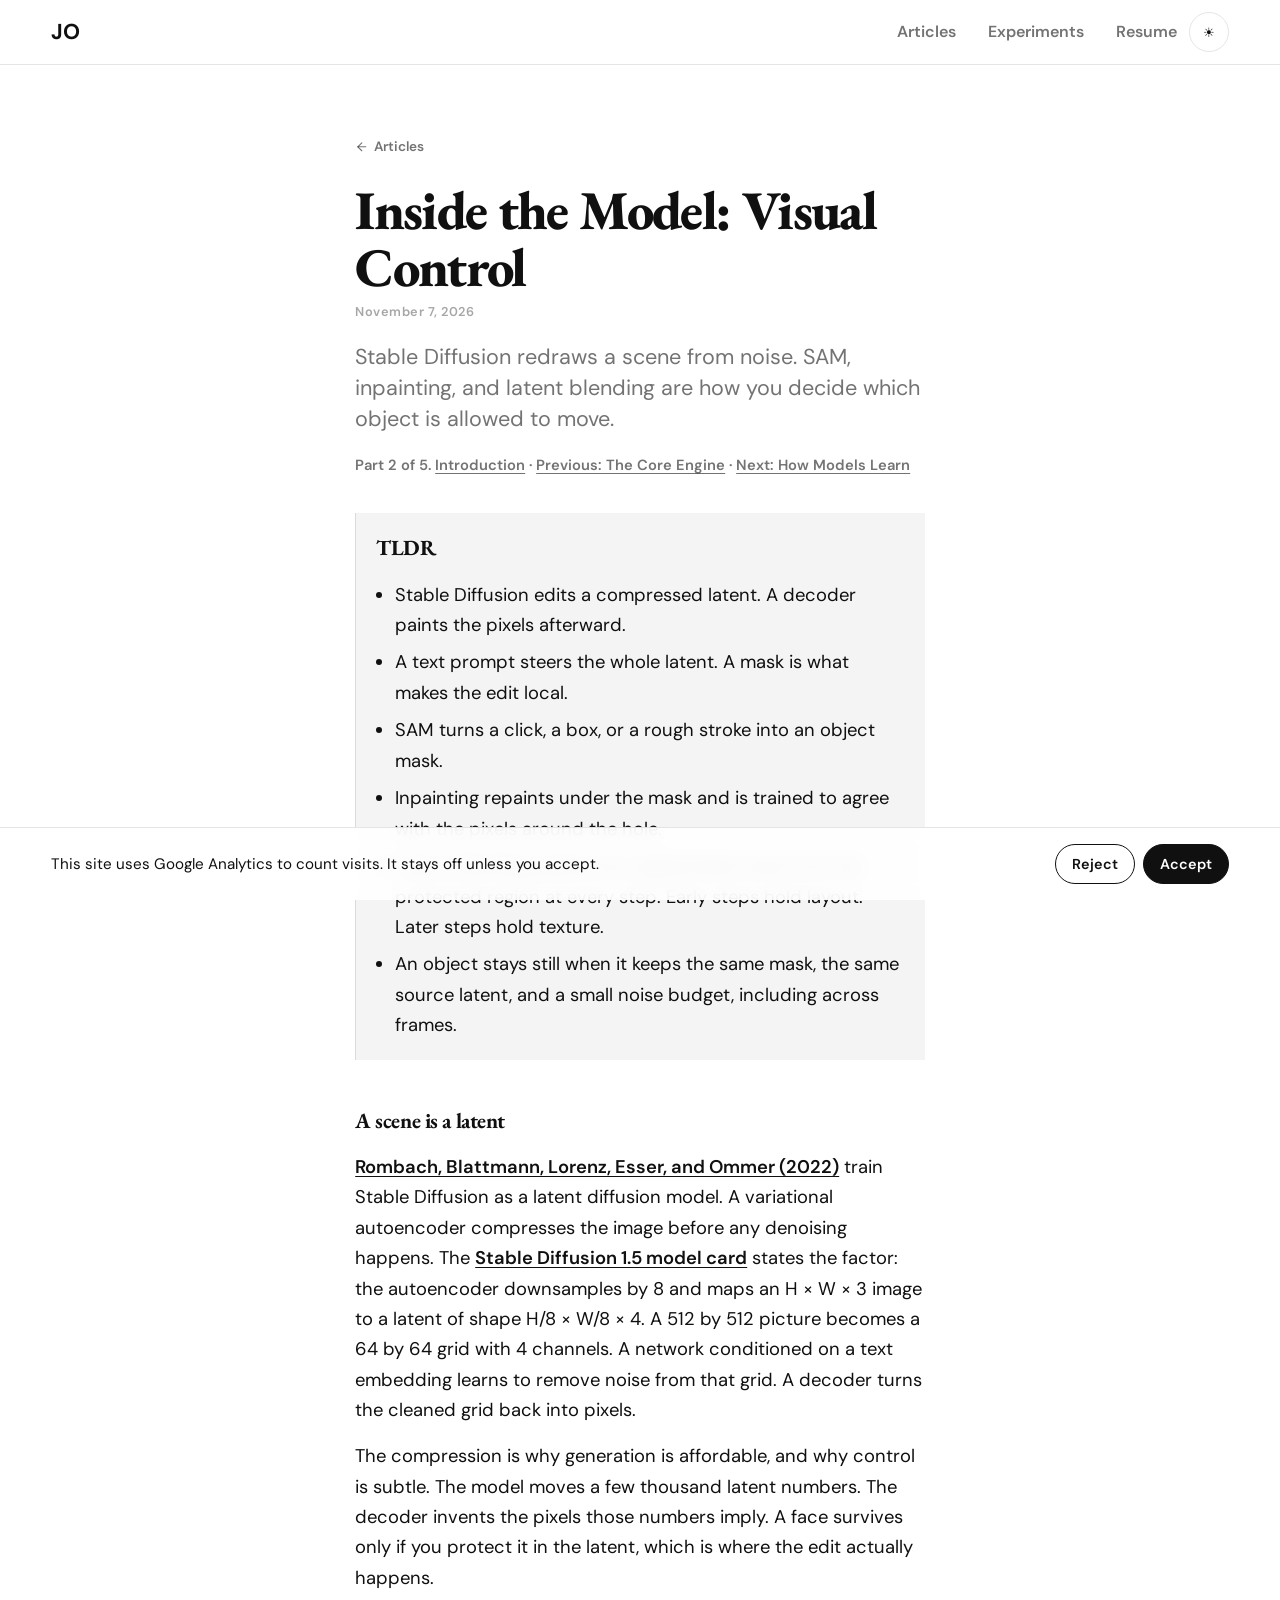
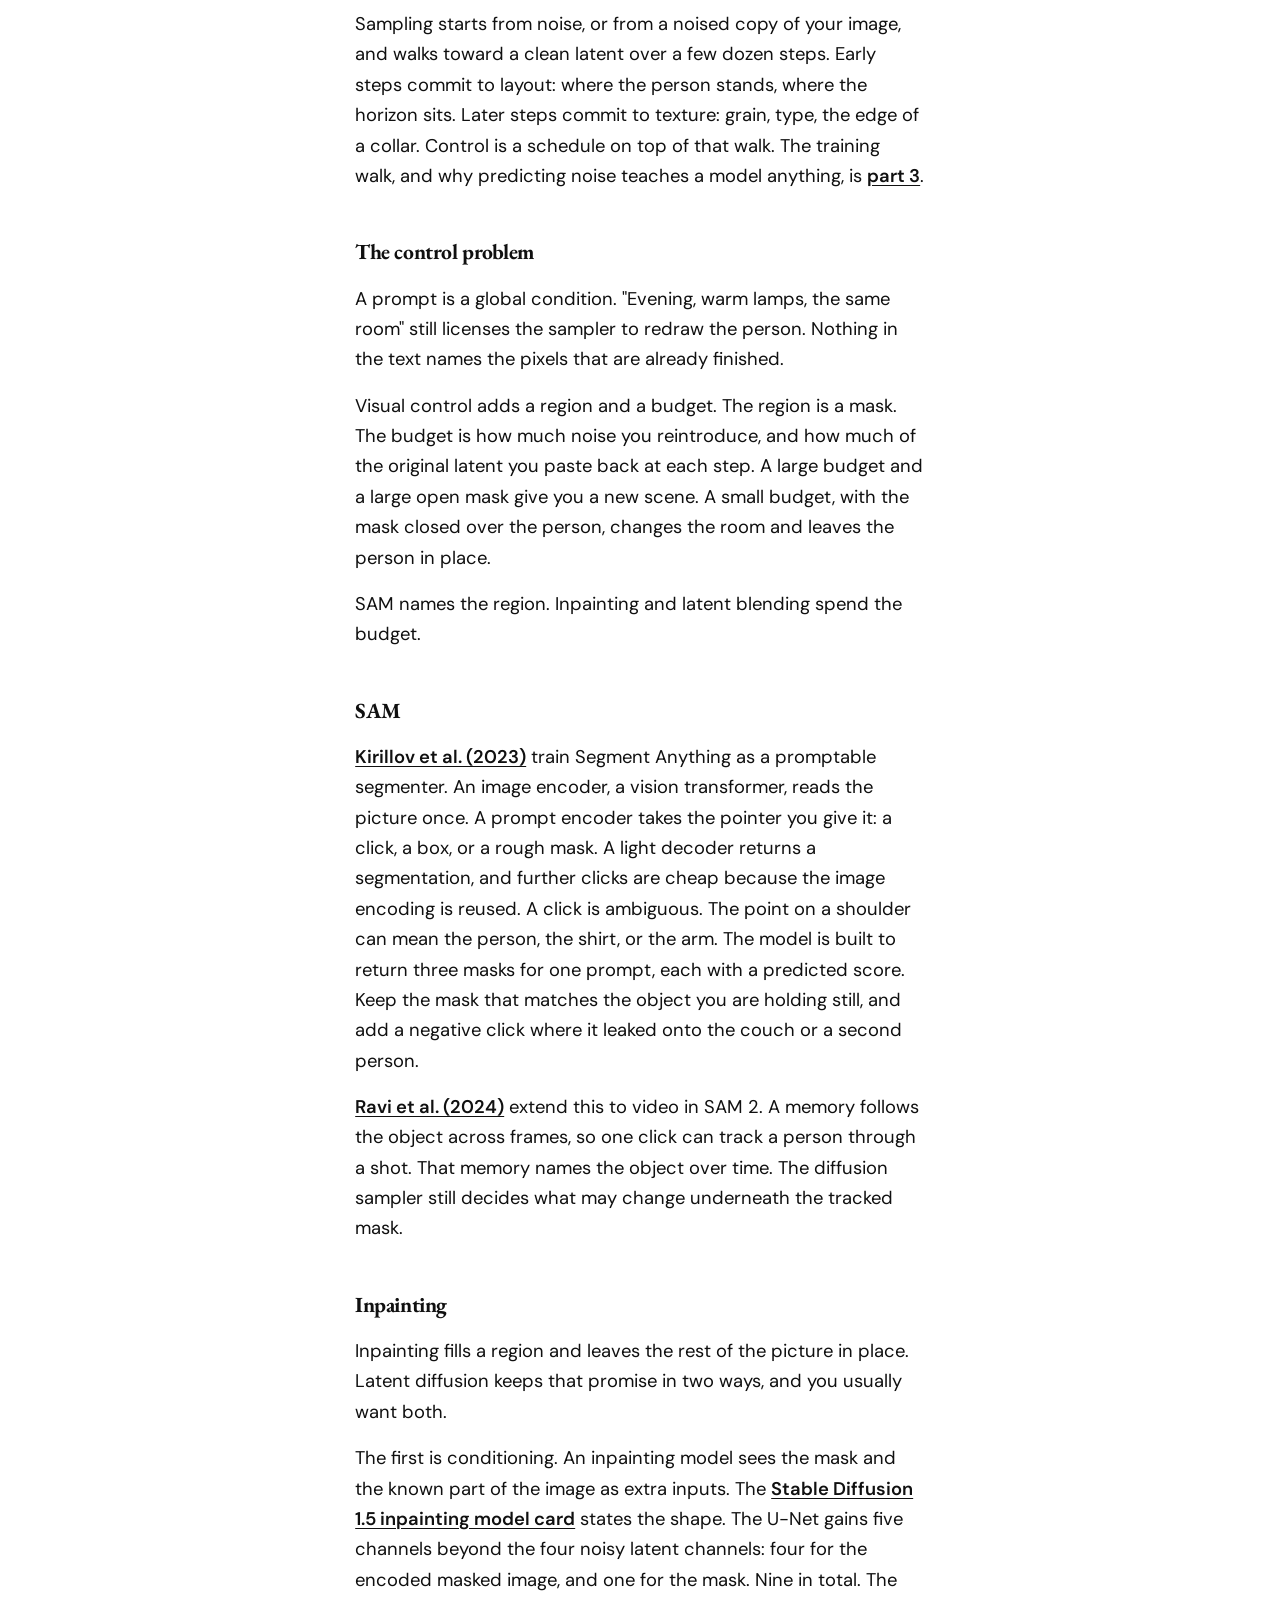
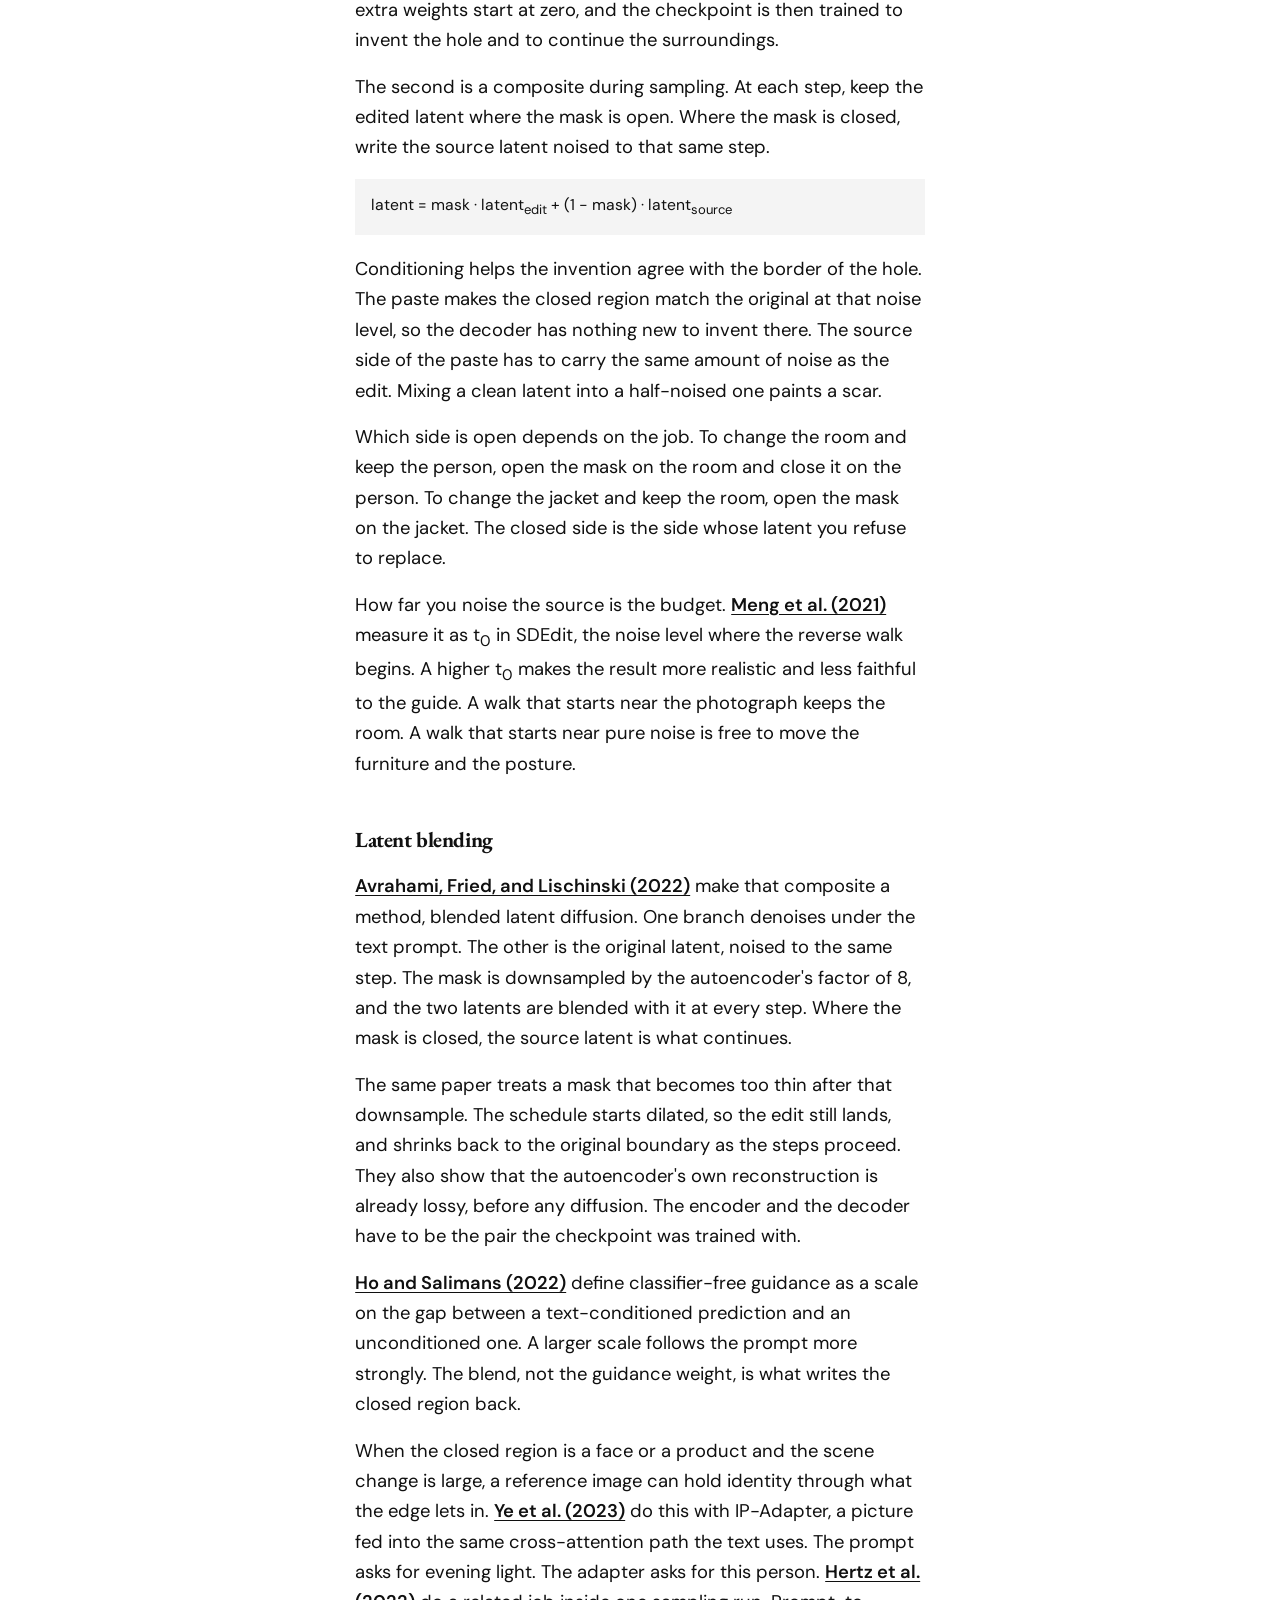
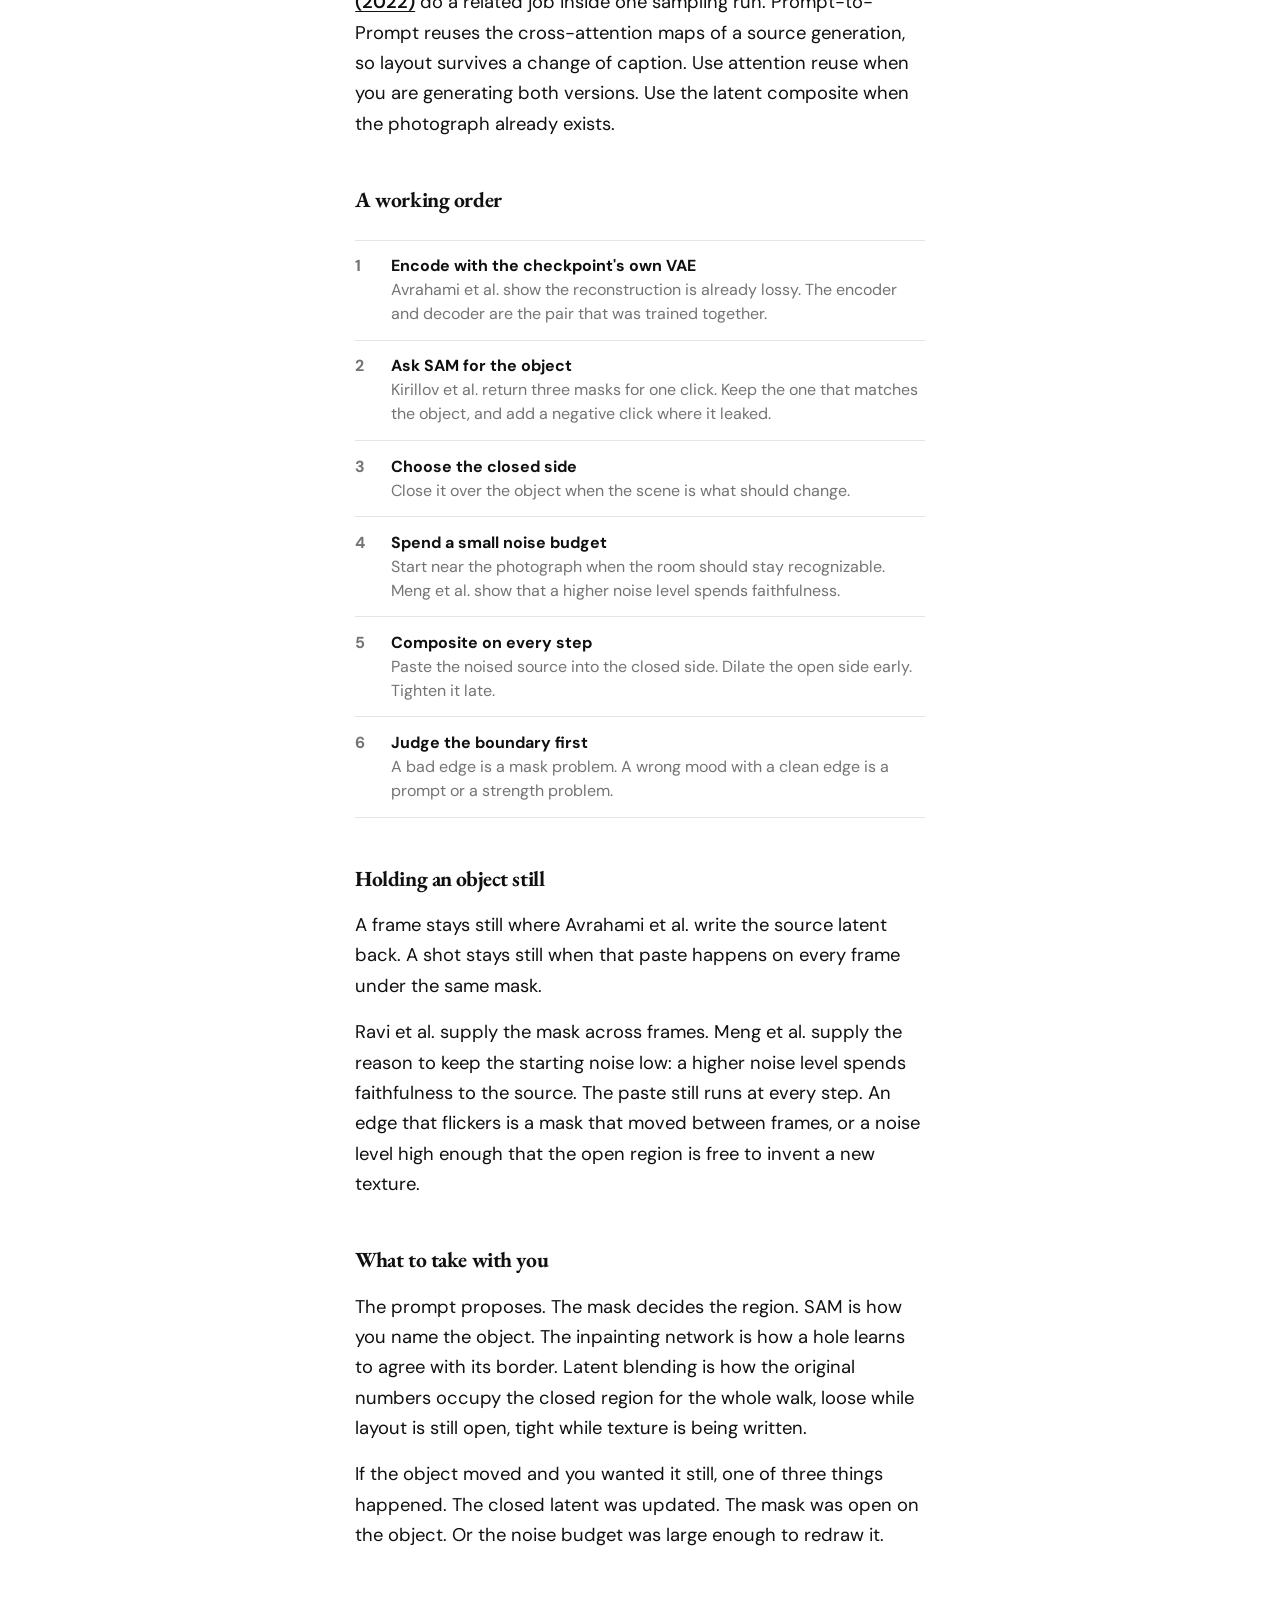
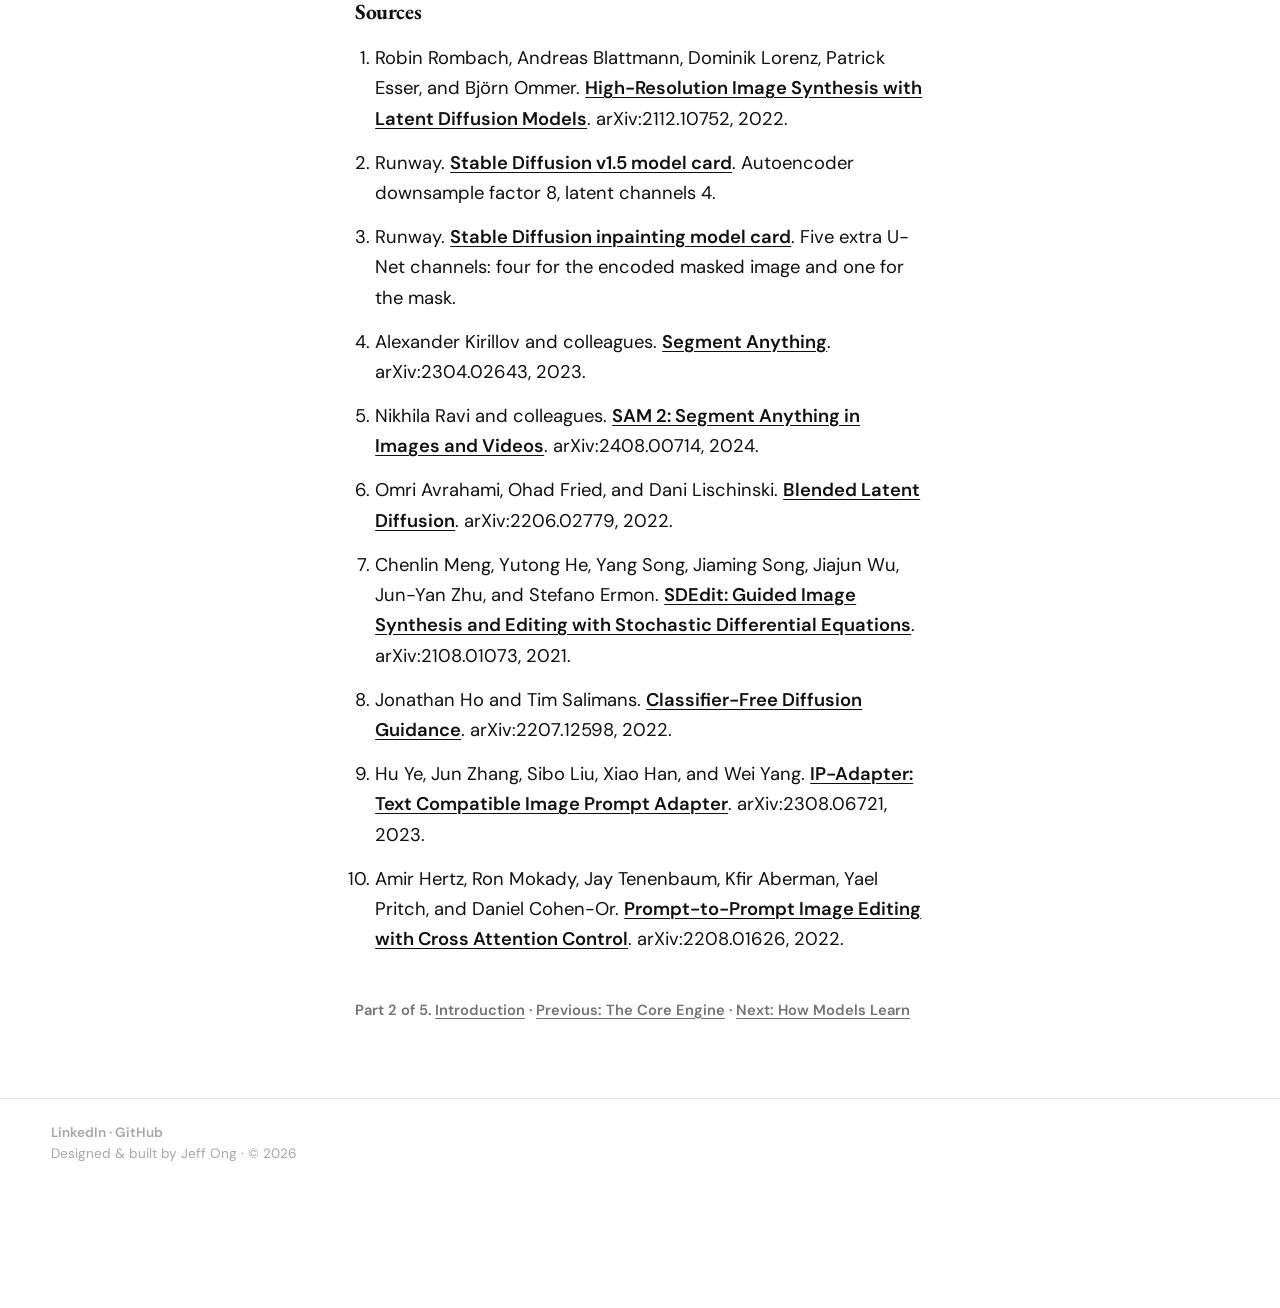
<file: articles/visual-control/index.html>
<!DOCTYPE html>
<html lang="en" data-theme="light">

<head>
  <meta charset="UTF-8">
  <meta name="viewport" content="width=device-width, initial-scale=1.0">
  <title>Inside the Model: Visual Control | Jeff Ong</title>
  <meta name="description"
    content="How Stable Diffusion, SAM, inpainting, and latent blending change a scene while a chosen object stays in place.">
  <meta name="author" content="Jeff Ong">
  <link rel="canonical" href="https://jeff-ong.com/articles/visual-control/">
  <meta property="og:title" content="Inside the Model: Visual Control">
  <meta property="og:description"
    content="How Stable Diffusion, SAM, inpainting, and latent blending change a scene while a chosen object stays in place.">
  <meta property="og:type" content="article">
  <meta property="og:url" content="https://jeff-ong.com/articles/visual-control/">
  <meta property="article:published_time" content="2026-11-07">
  <meta property="article:author" content="Jeff Ong">
  <meta name="twitter:card" content="summary">
  <meta name="twitter:title" content="Inside the Model: Visual Control">
  <meta name="twitter:description"
    content="How Stable Diffusion, SAM, inpainting, and latent blending change a scene while a chosen object stays in place.">
  <link rel="icon" type="image/svg+xml" href="/favicon.svg">
  <link rel="preconnect" href="https://fonts.googleapis.com">
  <link rel="preconnect" href="https://fonts.gstatic.com" crossorigin>
  <link
    href="https://fonts.googleapis.com/css2?family=DM+Sans:ital,opsz,wght@0,9..40,400;0,9..40,500;0,9..40,600;0,9..40,700;0,9..40,800;1,9..40,400&family=EB+Garamond:ital,wght@0,400;0,500;0,600;0,700;0,800;1,400;1,500&display=swap"
    rel="stylesheet">
  <link rel="stylesheet" href="/styles.css">
  <script type="application/ld+json">
    {
      "@context": "https://schema.org",
      "@type": "Article",
      "headline": "Inside the Model: Visual Control",
      "description": "How Stable Diffusion, SAM, inpainting, and latent blending change a scene while a chosen object stays in place.",
      "datePublished": "2026-11-07",
      "dateModified": "2026-11-07",
      "author": {
        "@type": "Person",
        "name": "Jeff Ong",
        "url": "https://jeff-ong.com/"
      },
      "publisher": {
        "@type": "Person",
        "name": "Jeff Ong",
        "url": "https://jeff-ong.com/"
      },
      "mainEntityOfPage": "https://jeff-ong.com/articles/visual-control/",
      "isPartOf": {
        "@type": "CreativeWorkSeries",
        "name": "Inside the Model"
      },
      "position": 2,
      "inLanguage": "en"
    }
  </script>
</head>

<body>
  <header class="site-header">
    <a class="brand" href="/" aria-label="Jeff Ong">JO</a>
    <nav class="site-nav" aria-label="Primary">
      <ul id="nav-menu" class="nav-links">
        <li><a href="/#writing">Articles</a></li>
        <li><a href="/#experiments">Experiments</a></li>
        <li><a href="/Resume-Jeff-Ong.md" download="Jeff-Ong-Resume.md">Resume</a></li>
      </ul>
      <button class="nav-toggle" aria-expanded="false" aria-controls="nav-menu" aria-label="Toggle navigation">
        <span></span>
        <span></span>
        <span></span>
      </button>
    </nav>
    <button class="theme-toggle" type="button" aria-label="Toggle dark mode">
      <span class="theme-icon theme-icon--light" aria-hidden="true">☀</span>
      <span class="theme-icon theme-icon--dark" aria-hidden="true">☾</span>
    </button>
  </header>

  <main class="article-page">
    <article>
      <a class="article-back" href="/#writing"><svg xmlns="http://www.w3.org/2000/svg" width="16" height="16" viewBox="0 0 24 24" fill="none" stroke="currentColor" stroke-width="2" stroke-linecap="round" stroke-linejoin="round" aria-hidden="true"><path d="M19 12H5"/><path d="M12 19l-7-7 7-7"/></svg>Articles</a>
      <h1 class="article-title">Inside the Model: Visual Control</h1>
      <time class="project-date" datetime="2026-11-07">November 7, 2026</time>
      <p class="article-dek">Stable Diffusion redraws a scene from noise. SAM, inpainting, and latent blending are how you decide which object is allowed to move.</p>
      <nav class="series-links" aria-label="Series">Part 2 of 5. <a href="/articles/inside-the-model/">Introduction</a> · <a href="/articles/the-core-engine/">Previous: The Core Engine</a> · <a href="/articles/how-models-learn/">Next: How Models Learn</a></nav>

      <div class="article-body">
        <aside class="tldr" aria-label="TLDR">
          <h2>TLDR</h2>
          <ul>
            <li>Stable Diffusion edits a compressed latent. A decoder paints the pixels afterward.</li>
            <li>A text prompt steers the whole latent. A mask is what makes the edit local.</li>
            <li>SAM turns a click, a box, or a rough stroke into an object mask.</li>
            <li>Inpainting repaints under the mask and is trained to agree with the pixels around the hole.</li>
            <li>Latent blending pastes the original latent back into the protected region at every step. Early steps hold layout. Later steps hold texture.</li>
            <li>An object stays still when it keeps the same mask, the same source latent, and a small noise budget, including across frames.</li>
          </ul>
        </aside>

        <section aria-labelledby="latent">
          <h2 id="latent">A scene is a latent</h2>
          <p><a href="https://arxiv.org/abs/2112.10752" target="_blank" rel="noopener noreferrer">Rombach, Blattmann, Lorenz, Esser, and Ommer (2022)</a> train Stable Diffusion as a latent diffusion model. A variational autoencoder compresses the image before any denoising happens. The <a href="https://huggingface.co/stable-diffusion-v1-5/stable-diffusion-v1-5" target="_blank" rel="noopener noreferrer">Stable Diffusion 1.5 model card</a> states the factor: the autoencoder downsamples by 8 and maps an H × W × 3 image to a latent of shape H/8 × W/8 × 4. A 512 by 512 picture becomes a 64 by 64 grid with 4 channels. A network conditioned on a text embedding learns to remove noise from that grid. A decoder turns the cleaned grid back into pixels.</p>
          <p>The compression is why generation is affordable, and why control is subtle. The model moves a few thousand latent numbers. The decoder invents the pixels those numbers imply. A face survives only if you protect it in the latent, which is where the edit actually happens.</p>
          <p>Sampling starts from noise, or from a noised copy of your image, and walks toward a clean latent over a few dozen steps. Early steps commit to layout: where the person stands, where the horizon sits. Later steps commit to texture: grain, type, the edge of a collar. Control is a schedule on top of that walk. The training walk, and why predicting noise teaches a model anything, is <a href="/articles/how-models-learn/">part 3</a>.</p>
        </section>

        <section aria-labelledby="control-problem">
          <h2 id="control-problem">The control problem</h2>
          <p>A prompt is a global condition. "Evening, warm lamps, the same room" still licenses the sampler to redraw the person. Nothing in the text names the pixels that are already finished.</p>
          <p>Visual control adds a region and a budget. The region is a mask. The budget is how much noise you reintroduce, and how much of the original latent you paste back at each step. A large budget and a large open mask give you a new scene. A small budget, with the mask closed over the person, changes the room and leaves the person in place.</p>
          <p>SAM names the region. Inpainting and latent blending spend the budget.</p>
        </section>

        <section aria-labelledby="sam">
          <h2 id="sam">SAM</h2>
          <p><a href="https://arxiv.org/abs/2304.02643" target="_blank" rel="noopener noreferrer">Kirillov et al. (2023)</a> train Segment Anything as a promptable segmenter. An image encoder, a vision transformer, reads the picture once. A prompt encoder takes the pointer you give it: a click, a box, or a rough mask. A light decoder returns a segmentation, and further clicks are cheap because the image encoding is reused. A click is ambiguous. The point on a shoulder can mean the person, the shirt, or the arm. The model is built to return three masks for one prompt, each with a predicted score. Keep the mask that matches the object you are holding still, and add a negative click where it leaked onto the couch or a second person.</p>
          <p><a href="https://arxiv.org/abs/2408.00714" target="_blank" rel="noopener noreferrer">Ravi et al. (2024)</a> extend this to video in SAM 2. A memory follows the object across frames, so one click can track a person through a shot. That memory names the object over time. The diffusion sampler still decides what may change underneath the tracked mask.</p>
        </section>

        <section aria-labelledby="inpainting">
          <h2 id="inpainting">Inpainting</h2>
          <p>Inpainting fills a region and leaves the rest of the picture in place. Latent diffusion keeps that promise in two ways, and you usually want both.</p>
          <p>The first is conditioning. An inpainting model sees the mask and the known part of the image as extra inputs. The <a href="https://huggingface.co/stable-diffusion-v1-5/stable-diffusion-inpainting" target="_blank" rel="noopener noreferrer">Stable Diffusion 1.5 inpainting model card</a> states the shape. The U-Net gains five channels beyond the four noisy latent channels: four for the encoded masked image, and one for the mask. Nine in total. The extra weights start at zero, and the checkpoint is then trained to invent the hole and to continue the surroundings.</p>
          <p>The second is a composite during sampling. At each step, keep the edited latent where the mask is open. Where the mask is closed, write the source latent noised to that same step.</p>
          <p class="formula">latent = mask · latent<sub>edit</sub> + (1 − mask) · latent<sub>source</sub></p>
          <p>Conditioning helps the invention agree with the border of the hole. The paste makes the closed region match the original at that noise level, so the decoder has nothing new to invent there. The source side of the paste has to carry the same amount of noise as the edit. Mixing a clean latent into a half-noised one paints a scar.</p>
          <p>Which side is open depends on the job. To change the room and keep the person, open the mask on the room and close it on the person. To change the jacket and keep the room, open the mask on the jacket. The closed side is the side whose latent you refuse to replace.</p>
          <p>How far you noise the source is the budget. <a href="https://arxiv.org/abs/2108.01073" target="_blank" rel="noopener noreferrer">Meng et al. (2021)</a> measure it as t<sub>0</sub> in SDEdit, the noise level where the reverse walk begins. A higher t<sub>0</sub> makes the result more realistic and less faithful to the guide. A walk that starts near the photograph keeps the room. A walk that starts near pure noise is free to move the furniture and the posture.</p>
        </section>

        <section aria-labelledby="blending">
          <h2 id="blending">Latent blending</h2>
          <p><a href="https://arxiv.org/abs/2206.02779" target="_blank" rel="noopener noreferrer">Avrahami, Fried, and Lischinski (2022)</a> make that composite a method, blended latent diffusion. One branch denoises under the text prompt. The other is the original latent, noised to the same step. The mask is downsampled by the autoencoder's factor of 8, and the two latents are blended with it at every step. Where the mask is closed, the source latent is what continues.</p>
          <p>The same paper treats a mask that becomes too thin after that downsample. The schedule starts dilated, so the edit still lands, and shrinks back to the original boundary as the steps proceed. They also show that the autoencoder's own reconstruction is already lossy, before any diffusion. The encoder and the decoder have to be the pair the checkpoint was trained with.</p>
          <p><a href="https://arxiv.org/abs/2207.12598" target="_blank" rel="noopener noreferrer">Ho and Salimans (2022)</a> define classifier-free guidance as a scale on the gap between a text-conditioned prediction and an unconditioned one. A larger scale follows the prompt more strongly. The blend, not the guidance weight, is what writes the closed region back.</p>
          <p>When the closed region is a face or a product and the scene change is large, a reference image can hold identity through what the edge lets in. <a href="https://arxiv.org/abs/2308.06721" target="_blank" rel="noopener noreferrer">Ye et al. (2023)</a> do this with IP-Adapter, a picture fed into the same cross-attention path the text uses. The prompt asks for evening light. The adapter asks for this person. <a href="https://arxiv.org/abs/2208.01626" target="_blank" rel="noopener noreferrer">Hertz et al. (2022)</a> do a related job inside one sampling run. Prompt-to-Prompt reuses the cross-attention maps of a source generation, so layout survives a change of caption. Use attention reuse when you are generating both versions. Use the latent composite when the photograph already exists.</p>
        </section>

        <section aria-labelledby="working-order">
          <h2 id="working-order">A working order</h2>
          <ol class="roadmap">
            <li>
              <span class="roadmap-step">1</span>
              <div>
                <strong>Encode with the checkpoint's own VAE</strong>
                <span>Avrahami et al. show the reconstruction is already lossy. The encoder and decoder are the pair that was trained together.</span>
              </div>
            </li>
            <li>
              <span class="roadmap-step">2</span>
              <div>
                <strong>Ask SAM for the object</strong>
                <span>Kirillov et al. return three masks for one click. Keep the one that matches the object, and add a negative click where it leaked.</span>
              </div>
            </li>
            <li>
              <span class="roadmap-step">3</span>
              <div>
                <strong>Choose the closed side</strong>
                <span>Close it over the object when the scene is what should change.</span>
              </div>
            </li>
            <li>
              <span class="roadmap-step">4</span>
              <div>
                <strong>Spend a small noise budget</strong>
                <span>Start near the photograph when the room should stay recognizable. Meng et al. show that a higher noise level spends faithfulness.</span>
              </div>
            </li>
            <li>
              <span class="roadmap-step">5</span>
              <div>
                <strong>Composite on every step</strong>
                <span>Paste the noised source into the closed side. Dilate the open side early. Tighten it late.</span>
              </div>
            </li>
            <li>
              <span class="roadmap-step">6</span>
              <div>
                <strong>Judge the boundary first</strong>
                <span>A bad edge is a mask problem. A wrong mood with a clean edge is a prompt or a strength problem.</span>
              </div>
            </li>
          </ol>
        </section>

        <section aria-labelledby="holding-still">
          <h2 id="holding-still">Holding an object still</h2>
          <p>A frame stays still where Avrahami et al. write the source latent back. A shot stays still when that paste happens on every frame under the same mask.</p>
          <p>Ravi et al. supply the mask across frames. Meng et al. supply the reason to keep the starting noise low: a higher noise level spends faithfulness to the source. The paste still runs at every step. An edge that flickers is a mask that moved between frames, or a noise level high enough that the open region is free to invent a new texture.</p>
        </section>

        <section aria-labelledby="takeaway">
          <h2 id="takeaway">What to take with you</h2>
          <p>The prompt proposes. The mask decides the region. SAM is how you name the object. The inpainting network is how a hole learns to agree with its border. Latent blending is how the original numbers occupy the closed region for the whole walk, loose while layout is still open, tight while texture is being written.</p>
          <p>If the object moved and you wanted it still, one of three things happened. The closed latent was updated. The mask was open on the object. Or the noise budget was large enough to redraw it.</p>
        </section>

        <section aria-labelledby="papers">
          <h2 id="papers">Sources</h2>
          <ol class="refs">
            <li>Robin Rombach, Andreas Blattmann, Dominik Lorenz, Patrick Esser, and Björn Ommer. <a href="https://arxiv.org/abs/2112.10752" target="_blank" rel="noopener noreferrer">High-Resolution Image Synthesis with Latent Diffusion Models</a>. arXiv:2112.10752, 2022.</li>
            <li>Runway. <a href="https://huggingface.co/stable-diffusion-v1-5/stable-diffusion-v1-5" target="_blank" rel="noopener noreferrer">Stable Diffusion v1.5 model card</a>. Autoencoder downsample factor 8, latent channels 4.</li>
            <li>Runway. <a href="https://huggingface.co/stable-diffusion-v1-5/stable-diffusion-inpainting" target="_blank" rel="noopener noreferrer">Stable Diffusion inpainting model card</a>. Five extra U-Net channels: four for the encoded masked image and one for the mask.</li>
            <li>Alexander Kirillov and colleagues. <a href="https://arxiv.org/abs/2304.02643" target="_blank" rel="noopener noreferrer">Segment Anything</a>. arXiv:2304.02643, 2023.</li>
            <li>Nikhila Ravi and colleagues. <a href="https://arxiv.org/abs/2408.00714" target="_blank" rel="noopener noreferrer">SAM 2: Segment Anything in Images and Videos</a>. arXiv:2408.00714, 2024.</li>
            <li>Omri Avrahami, Ohad Fried, and Dani Lischinski. <a href="https://arxiv.org/abs/2206.02779" target="_blank" rel="noopener noreferrer">Blended Latent Diffusion</a>. arXiv:2206.02779, 2022.</li>
            <li>Chenlin Meng, Yutong He, Yang Song, Jiaming Song, Jiajun Wu, Jun-Yan Zhu, and Stefano Ermon. <a href="https://arxiv.org/abs/2108.01073" target="_blank" rel="noopener noreferrer">SDEdit: Guided Image Synthesis and Editing with Stochastic Differential Equations</a>. arXiv:2108.01073, 2021.</li>
            <li>Jonathan Ho and Tim Salimans. <a href="https://arxiv.org/abs/2207.12598" target="_blank" rel="noopener noreferrer">Classifier-Free Diffusion Guidance</a>. arXiv:2207.12598, 2022.</li>
            <li>Hu Ye, Jun Zhang, Sibo Liu, Xiao Han, and Wei Yang. <a href="https://arxiv.org/abs/2308.06721" target="_blank" rel="noopener noreferrer">IP-Adapter: Text Compatible Image Prompt Adapter</a>. arXiv:2308.06721, 2023.</li>
            <li>Amir Hertz, Ron Mokady, Jay Tenenbaum, Kfir Aberman, Yael Pritch, and Daniel Cohen-Or. <a href="https://arxiv.org/abs/2208.01626" target="_blank" rel="noopener noreferrer">Prompt-to-Prompt Image Editing with Cross Attention Control</a>. arXiv:2208.01626, 2022.</li>
          </ol>
        </section>
      </div>
      <nav class="series-links" aria-label="Series">Part 2 of 5. <a href="/articles/inside-the-model/">Introduction</a> · <a href="/articles/the-core-engine/">Previous: The Core Engine</a> · <a href="/articles/how-models-learn/">Next: How Models Learn</a></nav>
    </article>
  </main>

  <footer class="site-footer">
    <p class="footer-links">
      <a href="https://linkedin.com/in/jeff-ong" target="_blank" rel="noopener noreferrer">LinkedIn</a>
      · <a href="https://github.com/arcpx-eng" target="_blank" rel="noopener noreferrer">GitHub</a>
    </p>
    <p>Designed &amp; built by Jeff Ong · © 2026</p>
  </footer>

  <div id="cookie-banner" class="cookie-banner" role="region" aria-label="Analytics consent" hidden>
    <p>This site uses Google Analytics to count visits. It stays off unless you accept.</p>
    <div class="cookie-banner-actions">
      <button type="button" id="cookie-reject">Reject</button>
      <button type="button" id="cookie-accept">Accept</button>
    </div>
  </div>

  <script src="/main.js"></script>
</body>

</html>
</file>
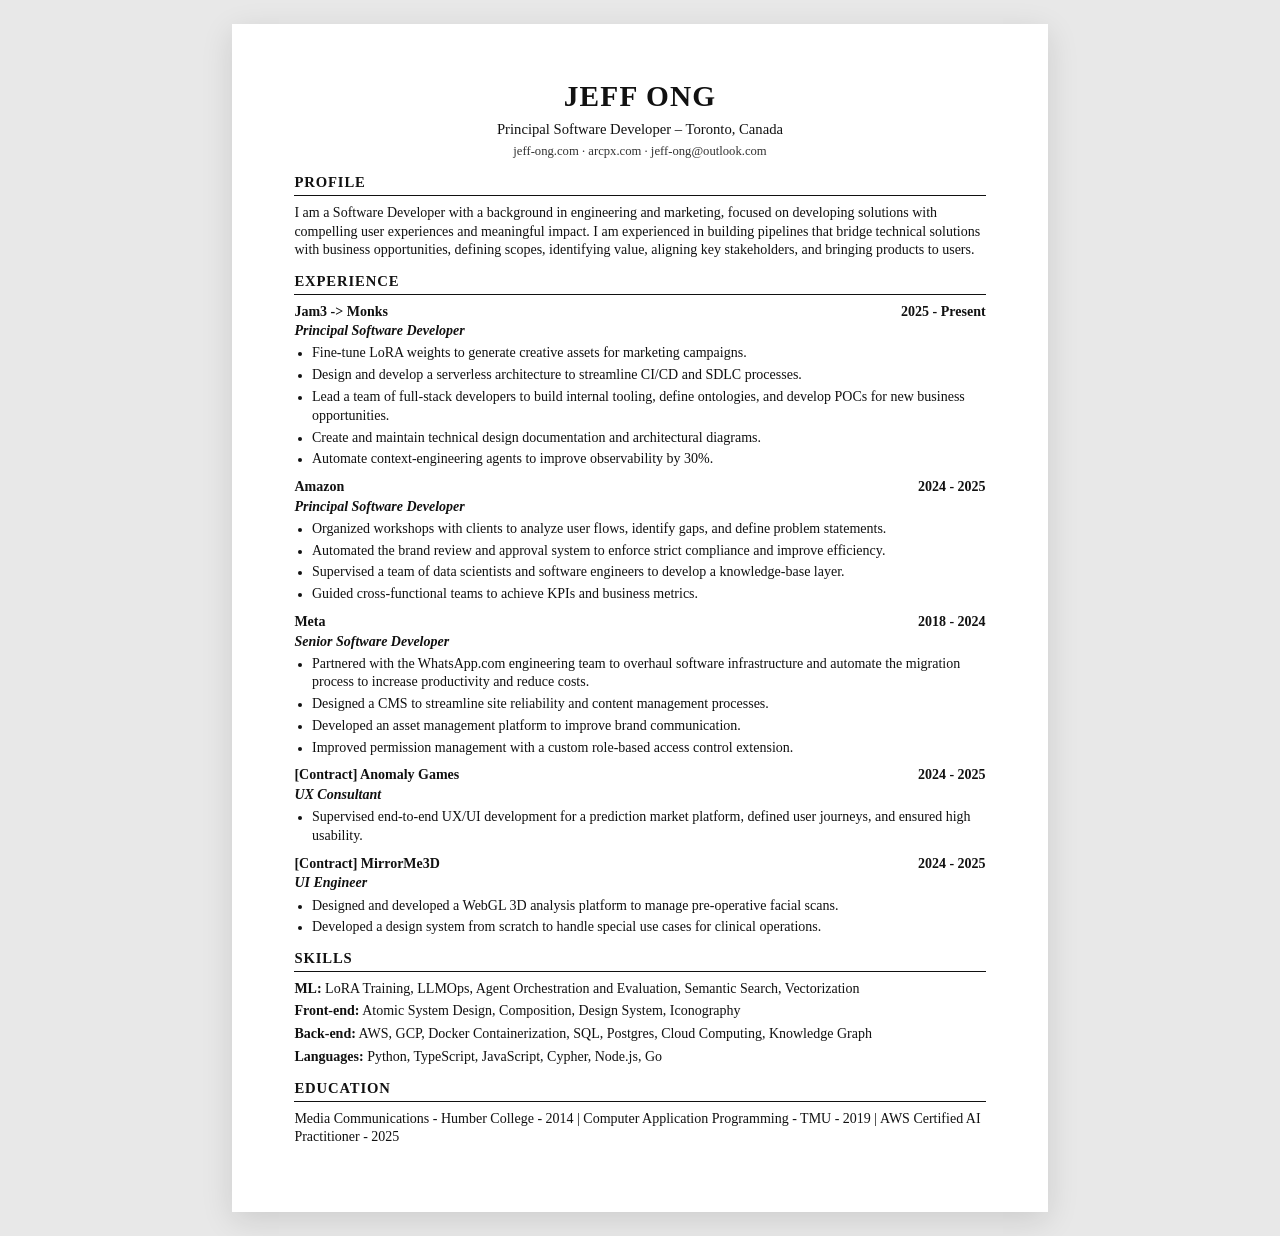
<file: Resume-Jeff-Ong.html>
<!DOCTYPE html>
<html lang="en">

<head>
  <meta charset="UTF-8">
  <meta name="viewport" content="width=device-width, initial-scale=1.0">
  <title>Jeff Ong — Resume</title>
  <style>
    :root {
      --text: #111;
      --muted: #333;
      --rule: #111;
      --page: 8.5in;
    }

    * {
      box-sizing: border-box;
    }

    body {
      margin: 0;
      color: var(--text);
      background: #e8e8e8;
      font-family: "Times New Roman", Times, Georgia, serif;
      font-size: 10.5pt;
      line-height: 1.35;
      -webkit-font-smoothing: antialiased;
    }

    .page {
      width: min(100%, var(--page));
      min-height: 11in;
      margin: 1.5rem auto;
      padding: 0.55in 0.65in;
      background: #fff;
      box-shadow: 0 8px 30px rgba(0, 0, 0, 0.12);
    }

    h1 {
      margin: 0 0 0.2rem;
      font-size: 22pt;
      font-weight: 700;
      letter-spacing: 0.04em;
      text-align: center;
      text-transform: uppercase;
    }

    .contact {
      margin: 0 0 0.85rem;
      text-align: center;
      font-size: 9.5pt;
      color: var(--muted);
    }

    .contact a {
      color: inherit;
      text-decoration: none;
    }

    .headline {
      margin: 0 0 0.2rem;
      text-align: center;
      font-size: 11pt;
    }

    .summary {
      margin: 0;
      text-align: left;
    }

    section {
      margin: 0 0 0.75rem;
    }

    .section-title {
      margin: 0 0 0.45rem;
      padding-bottom: 0.15rem;
      font-size: 11pt;
      font-weight: 700;
      letter-spacing: 0.06em;
      text-transform: uppercase;
      border-bottom: 1.5px solid var(--rule);
    }

    .job,
    .edu,
    .project {
      margin: 0 0 0.55rem;
    }

    .job:last-child,
    .edu:last-child,
    .project:last-child {
      margin-bottom: 0;
    }

    .row {
      display: flex;
      justify-content: space-between;
      align-items: baseline;
      gap: 1rem;
    }

    .org {
      font-weight: 700;
    }

    .dates {
      flex-shrink: 0;
      font-weight: 700;
      white-space: nowrap;
    }

    .role {
      margin: 0.05rem 0 0.2rem;
      font-weight: 700;
      font-style: italic;
    }

    .meta {
      margin: 0.05rem 0 0.2rem;
      color: var(--muted);
    }

    ul {
      margin: 0;
      padding-left: 1.1rem;
    }

    li {
      margin: 0 0 0.18rem;
    }

    li::marker {
      font-size: 0.85em;
    }

    .skills p {
      margin: 0 0 0.25rem;
    }

    .skills p:last-child {
      margin-bottom: 0;
    }

    .skills strong {
      font-weight: 700;
    }

    @media print {
      body {
        background: #fff;
      }

      .page {
        width: auto;
        min-height: auto;
        margin: 0;
        padding: 0.45in 0.55in;
        box-shadow: none;
      }

      a {
        color: inherit;
        text-decoration: none;
      }
    }
  </style>
</head>

<body>
  <main class="page">
    <h1>Jeff Ong</h1>
    <p class="headline">Principal Software Developer – Toronto, Canada</p>
    <p class="contact">
      <a href="https://jeff-ong.com">jeff-ong.com</a>
      · <a href="https://arcpx.com">arcpx.com</a>
      · <a href="mailto:jeff-ong@outlook.com">jeff-ong@outlook.com</a>
    </p>

    <section>
      <h2 class="section-title">Profile</h2>
      <p class="summary">
        I am a Software Developer with a background in engineering and marketing, focused on developing solutions
        with compelling user experiences and meaningful impact. I am experienced in building pipelines that bridge
        technical solutions with business opportunities, defining scopes, identifying value, aligning key stakeholders, and
        bringing products to users.
      </p>
    </section>

    <section>
      <h2 class="section-title">Experience</h2>

      <article class="job">
        <div class="row">
          <span class="org">Jam3 -&gt; Monks</span>
          <span class="dates">2025 - Present</span>
        </div>
        <p class="role">Principal Software Developer</p>
        <ul>
          <li>Fine-tune LoRA weights to generate creative assets for marketing campaigns.</li>
          <li>Design and develop a serverless architecture to streamline CI/CD and SDLC processes.</li>
          <li>Lead a team of full-stack developers to build internal tooling, define ontologies, and develop POCs for new business opportunities.</li>
          <li>Create and maintain technical design documentation and architectural diagrams.</li>
          <li>Automate context-engineering agents to improve observability by 30%.</li>
        </ul>
      </article>

      <article class="job">
        <div class="row">
          <span class="org">Amazon</span>
          <span class="dates">2024 - 2025</span>
        </div>
        <p class="role">Principal Software Developer</p>
        <ul>
          <li>Organized workshops with clients to analyze user flows, identify gaps, and define problem statements.</li>
          <li>Automated the brand review and approval system to enforce strict compliance and improve efficiency.</li>
          <li>Supervised a team of data scientists and software engineers to develop a knowledge-base layer.</li>
          <li>Guided cross-functional teams to achieve KPIs and business metrics.</li>
        </ul>
      </article>

      <article class="job">
        <div class="row">
          <span class="org">Meta</span>
          <span class="dates">2018 - 2024</span>
        </div>
        <p class="role">Senior Software Developer</p>
        <ul>
          <li>Partnered with the WhatsApp.com engineering team to overhaul software infrastructure and automate the migration process to increase productivity and reduce costs.</li>
          <li>Designed a CMS to streamline site reliability and content management processes.</li>
          <li>Developed an asset management platform to improve brand communication.</li>
          <li>Improved permission management with a custom role-based access control extension.</li>
        </ul>
      </article>

      <article class="job">
        <div class="row">
          <span class="org">[Contract] Anomaly Games</span>
          <span class="dates">2024 - 2025</span>
        </div>
        <p class="role">UX Consultant</p>
        <ul>
          <li>Supervised end-to-end UX/UI development for a prediction market platform, defined user journeys, and ensured high usability.</li>
        </ul>
      </article>

      <article class="job">
        <div class="row">
          <span class="org">[Contract] MirrorMe3D</span>
          <span class="dates">2024 - 2025</span>
        </div>
        <p class="role">UI Engineer</p>
        <ul>
          <li>Designed and developed a WebGL 3D analysis platform to manage pre-operative facial scans.</li>
          <li>Developed a design system from scratch to handle special use cases for clinical operations.</li>
        </ul>
      </article>
    </section>

    <section class="skills">
      <h2 class="section-title">Skills</h2>
      <p><strong>ML:</strong> LoRA Training, LLMOps, Agent Orchestration and Evaluation, Semantic Search, Vectorization</p>
      <p><strong>Front-end:</strong> Atomic System Design, Composition, Design System, Iconography</p>
      <p><strong>Back-end:</strong> AWS, GCP, Docker Containerization, SQL, Postgres, Cloud Computing, Knowledge Graph</p>
      <p><strong>Languages:</strong> Python, TypeScript, JavaScript, Cypher, Node.js, Go</p>
    </section>

    <section>
      <h2 class="section-title">Education</h2>
      <p class="summary">Media Communications - Humber College - 2014 | Computer Application Programming - TMU - 2019 | AWS Certified AI Practitioner - 2025</p>
    </section>
  </main>
</body>

</html>
</file>
<file: styles.css>
:root,
[data-theme="light"] {
  --bg: #ffffff;
  --bg-soft: #f4f4f4;
  --text: #101010;
  --text-fade: rgba(0, 0, 0, 0.18);
  --text-muted: rgba(0, 0, 0, 0.55);
  --text-subtle: rgba(0, 0, 0, 0.35);
  --border: rgba(0, 0, 0, 0.1);
  --pill-bg: rgba(0, 0, 0, 0.06);
  --header-bg: rgba(255, 255, 255, 0.9);
  --font-sans: "DM Sans", system-ui, sans-serif;
  --font-serif: "EB Garamond", Garamond, "Times New Roman", serif;
  --page-x: clamp(1.25rem, 4vw, 3.5rem);
  --max: 1120px;
}

[data-theme="dark"] {
  --bg: #0e0e0e;
  --bg-soft: #1a1a1a;
  --text: #f2f2f2;
  --text-fade: rgba(255, 255, 255, 0.15);
  --text-muted: rgba(255, 255, 255, 0.6);
  --text-subtle: rgba(255, 255, 255, 0.4);
  --border: rgba(255, 255, 255, 0.12);
  --pill-bg: rgba(255, 255, 255, 0.08);
  --header-bg: rgba(14, 14, 14, 0.92);
}

*,
*::before,
*::after {
  box-sizing: border-box;
}

html {
  scroll-behavior: smooth;
}

body {
  margin: 0;
  font-family: var(--font-sans);
  font-size: 16px;
  line-height: 1.5;
  color: var(--text);
  background: var(--bg);
  -webkit-font-smoothing: antialiased;
  transition: background 0.25s, color 0.25s;
}

h1, h2, h3, h4, h5, h6 {
  font-family: var(--font-serif);
  font-weight: 700;
}

img {
  display: block;
  max-width: 100%;
  height: auto;
}

a {
  color: inherit;
  text-underline-offset: 3px;
}

/* Header */
.site-header {
  position: sticky;
  top: 0;
  z-index: 100;
  display: flex;
  align-items: center;
  gap: 0.75rem;
  min-height: 4rem;
  padding: 0.75rem var(--page-x);
  background: var(--header-bg);
  backdrop-filter: blur(10px);
  border-bottom: 1px solid var(--border);
}

.brand {
  font-family: var(--font-sans);
  font-size: 1.35rem;
  font-weight: 700;
  color: var(--text);
  text-decoration: none;
  white-space: nowrap;
}

.site-nav {
  display: flex;
  align-items: center;
  margin-left: auto;
}

.nav-links {
  display: flex;
  gap: 2rem;
  margin: 0;
  padding: 0;
  list-style: none;
}

.nav-links a {
  position: relative;
  padding-top: 0.65rem;
  font-family: var(--font-sans);
  font-size: 1rem;
  font-weight: 600;
  color: var(--text-muted);
  text-decoration: none;
  transition: color 0.2s;
}

.nav-links a::before {
  content: "";
  position: absolute;
  top: 0;
  left: 0;
  width: 100%;
  height: 2px;
  background: var(--text);
  transform: scaleX(0);
  transform-origin: left;
  transition: transform 0.2s;
}

.nav-links a:hover,
.nav-links a.is-active {
  color: var(--text);
}

.nav-links a.is-active::before {
  transform: scaleX(1);
}

.theme-toggle {
  display: grid;
  place-items: center;
  width: 40px;
  height: 40px;
  border: 1px solid var(--border);
  border-radius: 50%;
  background: transparent;
  color: var(--text);
  cursor: pointer;
  flex-shrink: 0;
}

.theme-icon--dark {
  display: none;
}

[data-theme="dark"] .theme-icon--light {
  display: none;
}

[data-theme="dark"] .theme-icon--dark {
  display: block;
}

.nav-toggle {
  display: none;
  flex-direction: column;
  align-items: center;
  justify-content: center;
  gap: 5px;
  width: 40px;
  height: 40px;
  padding: 0;
  border: none;
  background: none;
  cursor: pointer;
  flex-shrink: 0;
}

.nav-toggle span {
  display: block;
  width: 22px;
  height: 2px;
  background: var(--text);
}

/* Hero */
.hero {
  max-width: var(--max);
  margin-inline: auto;
  padding: clamp(2.5rem, 7vw, 5rem) var(--page-x) clamp(2rem, 5vw, 3.5rem);
}

.intro-greeting {
  margin: 0 0 2rem;
  max-width: 34rem;
  font-family: var(--font-sans);
  font-size: clamp(1.35rem, 2.8vw, 1.75rem);
  font-weight: 400;
  line-height: 1.45;
  color: var(--text);
}

.intro-greeting strong {
  font-weight: 600;
  color: var(--text);
}

.intro-bio {
  max-width: 38rem;
  margin-bottom: 1.5rem;
  padding-left: 1.25rem;
  border-left: 1px solid var(--border);
}

.intro-bio p {
  margin: 0;
  font-size: clamp(1.1rem, 2vw, 1.35rem);
  font-weight: 400;
  line-height: 1.45;
  color: #878787;
}

.intro-bio a {
  font-style: italic;
  color: var(--text);
}

.intro-contact {
  max-width: 38rem;
  margin: 0;
  font-size: clamp(1rem, 1.8vw, 1.15rem);
  line-height: 1.45;
  color: var(--text);
}

.social-links {
  display: flex;
  flex-wrap: wrap;
  gap: 0.65rem;
}

.social-link {
  display: grid;
  place-items: center;
  width: 40px;
  height: 40px;
  border: 1px solid var(--border);
  border-radius: 50%;
  color: var(--text);
  text-decoration: none;
  transition: color 0.2s, border-color 0.2s, background 0.2s;
}

.social-link:hover {
  color: var(--text);
  border-color: var(--text-muted);
  background: var(--pill-bg);
}

.intro-location {
  display: block;
  margin-top: 0.85rem;
}

/* Status grid */
.status-grid {
  display: grid;
  grid-template-columns: repeat(2, 1fr);
  gap: 2rem;
  max-width: var(--max);
  margin-inline: auto;
  padding: 0 var(--page-x) clamp(3rem, 6vw, 5rem);
  font-family: var(--font-sans);
}

.status-grid h2 {
  margin: 0 0 0.85rem;
  font-family: var(--font-sans);
  font-size: 1.1rem;
  font-weight: 600;
  color: var(--text-subtle);
  text-transform: uppercase;
  letter-spacing: 0.04em;
}

.status-roles {
  display: flex;
  flex-direction: column;
  gap: 1rem;
  margin: 0;
  padding: 0;
  list-style: none;
}

.status-roles li {
  display: flex;
  flex-wrap: wrap;
  align-items: baseline;
  gap: 0.35rem;
}

.status-role {
  font-size: 1rem;
  font-weight: 600;
  line-height: 1.45;
  color: var(--text);
}

.status-org {
  font-size: 1rem;
  font-style: italic;
  line-height: 1.45;
  color: var(--text-muted);
  text-decoration: underline;
  text-underline-offset: 3px;
}

.status-org:hover {
  color: var(--text);
}

.status-text {
  margin: 0;
  font-size: 1rem;
  font-weight: 500;
  line-height: 1.45;
}

.status-grid a {
  text-decoration: underline;
}

/* Work tiles */
.work-tiles {
  display: grid;
  grid-template-columns: repeat(3, 1fr);
  grid-template-rows: repeat(2, 1fr);
  width: 100%;
  height: 100vh;
  height: 100dvh;
  border-top: 1px solid var(--border);
  border-bottom: 1px solid var(--border);
}

.work-tile {
  display: flex;
  flex-direction: column;
  align-items: flex-start;
  justify-content: space-between;
  gap: 1rem;
  min-height: 0;
  padding: clamp(1.25rem, 3vw, 2rem);
  font-family: var(--font-sans);
  color: var(--text);
  text-decoration: none;
  background: var(--bg);
  border-right: 1px solid var(--border);
  border-bottom: 1px solid var(--border);
  transition: background 0.2s, color 0.2s;
}

.work-tile:nth-child(3n) {
  border-right: none;
}

.work-tile:nth-child(n + 4) {
  border-bottom: none;
}

.work-tile:hover {
  background: var(--bg-soft);
}

.work-tile-logo {
  width: clamp(1.75rem, 3vw, 2.25rem);
  height: clamp(1.75rem, 3vw, 2.25rem);
  flex-shrink: 0;
  color: var(--text);
  object-fit: contain;
  object-position: left center;
}

img.work-tile-logo {
  display: block;
}

.work-tile-logo--wide {
  width: auto;
  max-width: min(7.5rem, 45%);
  height: clamp(1.1rem, 2vw, 1.45rem);
}

[data-theme="dark"] .work-tile-logo--ink {
  filter: invert(1);
}

.work-tile-logo--badge {
  border-radius: 50%;
}

[data-theme="dark"] .work-tile-logo--badge {
  filter: invert(1);
}

.work-tile-copy {
  display: flex;
  flex-direction: column;
  gap: 0.5rem;
}

.work-tile-name {
  font-family: var(--font-serif);
  font-size: clamp(1rem, 2.2vw, 1.35rem);
  font-weight: 600;
  letter-spacing: -0.02em;
}

.work-tile-desc {
  max-width: 22rem;
  font-size: clamp(0.9rem, 1.5vw, 1.05rem);
  font-weight: 400;
  line-height: 1.4;
  color: var(--text-muted);
}

/* Sections */
.section {
  max-width: var(--max);
  margin-inline: auto;
  padding: clamp(3rem, 6vw, 5rem) var(--page-x);
  scroll-margin-top: 5.5rem;
}

.section-display {
  margin: 0 0 clamp(2rem, 4vw, 3rem);
  font-size: clamp(2.5rem, 6vw, 4rem);
  font-weight: 800;
  line-height: 1;
  color: var(--text-fade);
}

/* Projects */
.project + .project {
  margin-top: clamp(3rem, 6vw, 4.5rem);
}

.project-meta {
  display: flex;
  flex-wrap: wrap;
  gap: 0.5rem;
  margin-bottom: 0.85rem;
}

.pill {
  font-family: var(--font-sans);
  padding: 0.3rem 0.65rem;
  font-size: 0.7rem;
  font-weight: 600;
  letter-spacing: 0.06em;
  text-transform: uppercase;
  color: var(--text-muted);
  background: var(--pill-bg);
  border-radius: 4px;
}

.project-title {
  margin: 0 0 0.5rem;
  font-size: clamp(1.35rem, 3vw, 2rem);
  font-weight: 700;
  line-height: 1.2;
  letter-spacing: -0.02em;
}

.project-title a {
  text-decoration: none;
}

.project-title a:hover {
  text-decoration: underline;
}

.project-date {
  display: block;
  margin: -0.15rem 0 0.75rem;
  font-family: var(--font-sans);
  font-size: 0.8rem;
  font-weight: 600;
  letter-spacing: 0.04em;
  color: var(--text-subtle);
}

.project-desc {
  max-width: 52rem;
  margin: 0;
  font-size: 1.2rem;
  line-height: 1.6;
  color: var(--text-muted);
}

/* Article */
.article-page {
  max-width: 42rem;
  margin-inline: auto;
  padding: clamp(2.5rem, 6vw, 4.5rem) var(--page-x) clamp(3rem, 6vw, 5rem);
}

.article-back {
  display: inline-flex;
  align-items: center;
  gap: 0.35rem;
  font-family: var(--font-sans);
  font-size: 0.85rem;
  font-weight: 600;
  line-height: 1;
  color: var(--text-muted);
  text-decoration: none;
}

.article-back svg {
  display: block;
  flex-shrink: 0;
  width: 1em;
  height: 1em;
}

.article-back:hover {
  color: var(--text);
}

.article-title {
  margin: 1.25rem 0 0.6rem;
  font-size: clamp(2.2rem, 5vw, 3.4rem);
  font-weight: 800;
  letter-spacing: -0.03em;
  line-height: 1.05;
}

.article-dek {
  margin: 1.25rem 0 0;
  font-size: 1.35rem;
  line-height: 1.45;
  color: var(--text-muted);
}

.series-links {
  margin: 1.15rem 0 0;
  font-family: var(--font-sans);
  font-size: 0.92rem;
  font-weight: 600;
  line-height: 1.55;
  color: var(--text-muted);
}

.article-body + .series-links {
  margin-top: 2.75rem;
}

.article-body p.formula {
  margin: 0.35rem 0 1.2rem;
  padding: 0.9rem 1rem;
  background: var(--bg-soft);
  font-family: var(--font-sans);
  font-size: 0.98rem;
  line-height: 1.55;
  overflow-x: auto;
}

.article-hero {
  margin: 1.75rem 0 0;
}

.article-hero img {
  width: 100%;
  height: auto;
}

.article-body h2 {
  margin: 2.75rem 0 1rem;
  font-size: 1.35rem;
  letter-spacing: -0.02em;
  scroll-margin-top: 5rem;
}

.article-body h3 {
  margin: 1.75rem 0 0.5rem;
  font-size: 1.1rem;
}

.article-body p {
  margin: 0 0 1rem;
  font-size: 1.15rem;
  line-height: 1.65;
}

.tldr {
  margin-top: 2.25rem;
  padding: 1.15rem 1.25rem 1.2rem;
  background: var(--bg-soft);
  border-left: 1px solid var(--border);
}

.tldr h2 {
  margin-top: 0;
}

.tldr ul {
  margin: 0;
  padding: 0 0 0 1.15rem;
  font-size: 1.15rem;
  line-height: 1.65;
}

.tldr li + li {
  margin-top: 0.45rem;
}

.refs {
  margin: 0;
  padding: 0 0 0 1.25rem;
  font-size: 1.15rem;
  line-height: 1.65;
}

.refs li + li {
  margin-top: 0.85rem;
}

.article-body a {
  font-weight: 600;
  text-underline-offset: 3px;
}

.share-figure {
  margin: 1.5rem 0 1.75rem;
}

.share-figure figcaption {
  margin-bottom: 0.55rem;
  font-family: var(--font-sans);
  font-size: 0.8rem;
  font-weight: 600;
  letter-spacing: 0.04em;
  text-transform: uppercase;
  color: var(--text-subtle);
}

.share-track {
  display: flex;
  min-height: 3.4rem;
  overflow: hidden;
  border-radius: 4px;
  font-family: var(--font-sans);
  font-size: 0.8rem;
  font-weight: 600;
}

.share-eng,
.share-design {
  display: flex;
  flex-direction: column;
  justify-content: center;
  min-width: 0;
  line-height: 1.15;
}

.share-eng {
  width: 80%;
  align-items: flex-start;
  padding-inline: 0.75rem;
  background: var(--text);
  color: var(--bg);
}

.share-design {
  width: 20%;
  align-items: center;
  padding-inline: 0.25rem;
  text-align: center;
  background: var(--pill-bg);
  color: var(--text);
}

.share-value {
  font-size: 0.72rem;
  font-weight: 500;
}

.roadmap {
  list-style: none;
  margin: 1.5rem 0 0.5rem;
  padding: 0;
}

.roadmap li {
  display: grid;
  grid-template-columns: 1.5rem 1fr;
  gap: 0.75rem;
  padding: 0.85rem 0;
  border-top: 1px solid var(--border);
}

.roadmap li:last-child {
  border-bottom: 1px solid var(--border);
}

.roadmap-step {
  font-family: var(--font-sans);
  font-weight: 700;
  color: var(--text-subtle);
}

.roadmap strong {
  display: block;
  font-family: var(--font-sans);
  font-size: 1rem;
}

.roadmap span {
  color: var(--text-muted);
}

/* Education */
.edu-list {
  display: grid;
  grid-template-columns: repeat(auto-fit, minmax(220px, 1fr));
  gap: 1.5rem 2rem;
  margin: 0;
}

.edu-list div {
  margin: 0;
}

.edu-list dt {
  margin-bottom: 0.2rem;
  font-family: var(--font-sans);
  font-weight: 700;
  font-size: 1rem;
}

.edu-list dd {
  margin: 0;
  font-size: 1rem;
  color: var(--text-muted);
}

/* Footer */
.site-footer {
  padding: 1.5rem var(--page-x) 2.5rem;
  border-top: 1px solid var(--border);
}

.footer-links {
  margin: 0 0 0.5rem;
  font-family: var(--font-sans);
  font-size: 0.95rem;
  font-weight: 600;
  color: var(--text);
}

.footer-links a {
  color: inherit;
  text-decoration: none;
}

.footer-links a:hover {
  text-decoration: underline;
}

.site-footer p {
  margin: 0;
  font-size: 0.85rem;
  color: var(--text-subtle);
}

.cookie-banner {
  position: fixed;
  z-index: 200;
  right: 0;
  bottom: 0;
  left: 0;
  display: flex;
  align-items: center;
  justify-content: space-between;
  gap: 1rem 1.5rem;
  padding: 1rem var(--page-x);
  background: var(--header-bg);
  border-top: 1px solid var(--border);
  backdrop-filter: blur(10px);
}

.cookie-banner[hidden] {
  display: none;
}

body:has(.cookie-banner:not([hidden])) {
  padding-bottom: 6.5rem;
}

.cookie-banner p {
  margin: 0;
  max-width: 42rem;
  font-family: var(--font-sans);
  font-size: 0.95rem;
  line-height: 1.45;
  color: var(--text);
}

.cookie-banner-actions {
  display: flex;
  flex-shrink: 0;
  gap: 0.5rem;
}

.cookie-banner button {
  min-height: 40px;
  padding: 0.45rem 1rem;
  border: 1px solid var(--text);
  border-radius: 999px;
  background: transparent;
  font-family: var(--font-sans);
  font-size: 0.9rem;
  font-weight: 600;
  color: var(--text);
  cursor: pointer;
}

#cookie-accept {
  background: var(--text);
  color: var(--bg);
}

/* Responsive */
@media (max-width: 860px) {
  .status-grid {
    grid-template-columns: 1fr;
    gap: 1.75rem;
  }

  .work-tiles {
    grid-template-columns: repeat(2, 1fr);
    grid-template-rows: repeat(3, 1fr);
  }

  .work-tile:nth-child(3n) {
    border-right: 1px solid var(--border);
  }

  .work-tile:nth-child(2n) {
    border-right: none;
  }

  .work-tile:nth-child(n + 4) {
    border-bottom: 1px solid var(--border);
  }

  .work-tile:nth-child(n + 5) {
    border-bottom: none;
  }
}

@media (max-width: 640px) {
  .site-header {
    flex-wrap: nowrap;
    justify-content: flex-start;
  }

  .brand {
    flex-shrink: 0;
  }

  .theme-toggle {
    order: 1;
    margin-right: auto;
  }

  .site-nav {
    order: 2;
    width: auto;
    margin-left: 0;
    flex-shrink: 0;
  }

  .nav-toggle {
    display: flex;
  }

  .nav-links {
    position: fixed;
    top: 4rem;
    left: 0;
    right: 0;
    flex-direction: column;
    gap: 0;
    padding: 1rem var(--page-x) 1.5rem;
    background: var(--header-bg);
    border-bottom: 1px solid var(--border);
    transform: translateY(-120%);
    opacity: 0;
    pointer-events: none;
    transition: transform 0.25s, opacity 0.25s;
  }

  .nav-links.open {
    transform: translateY(0);
    opacity: 1;
    pointer-events: auto;
  }

  .nav-links li {
    padding-block: 0.45rem;
  }

  .nav-links a {
    padding-top: 0;
  }

  .nav-links a::before {
    display: none;
  }

  .work-tile-name {
    font-size: 1.35rem;
  }

  .cookie-banner {
    flex-direction: column;
    align-items: stretch;
  }

  .cookie-banner-actions {
    justify-content: flex-end;
  }
}

@media print {
  :root,
  [data-theme="dark"] {
    --bg: #ffffff;
    --bg-soft: #f4f4f4;
    --text: #101010;
    --text-fade: rgba(0, 0, 0, 0.18);
    --text-muted: rgba(0, 0, 0, 0.55);
    --text-subtle: rgba(0, 0, 0, 0.35);
    --border: rgba(0, 0, 0, 0.1);
    --pill-bg: rgba(0, 0, 0, 0.06);
    --header-bg: #ffffff;
  }

  body {
    background: #fff;
    color: #101010;
  }

  .site-header,
  .theme-toggle,
  .nav-toggle,
  .site-footer,
  .cookie-banner {
    display: none;
  }

  .hero,
  .section,
  .works {
    break-inside: avoid-page;
  }

  .project {
    break-inside: avoid-page;
  }

  a {
    color: inherit;
    text-decoration: none;
  }
}
</file>
